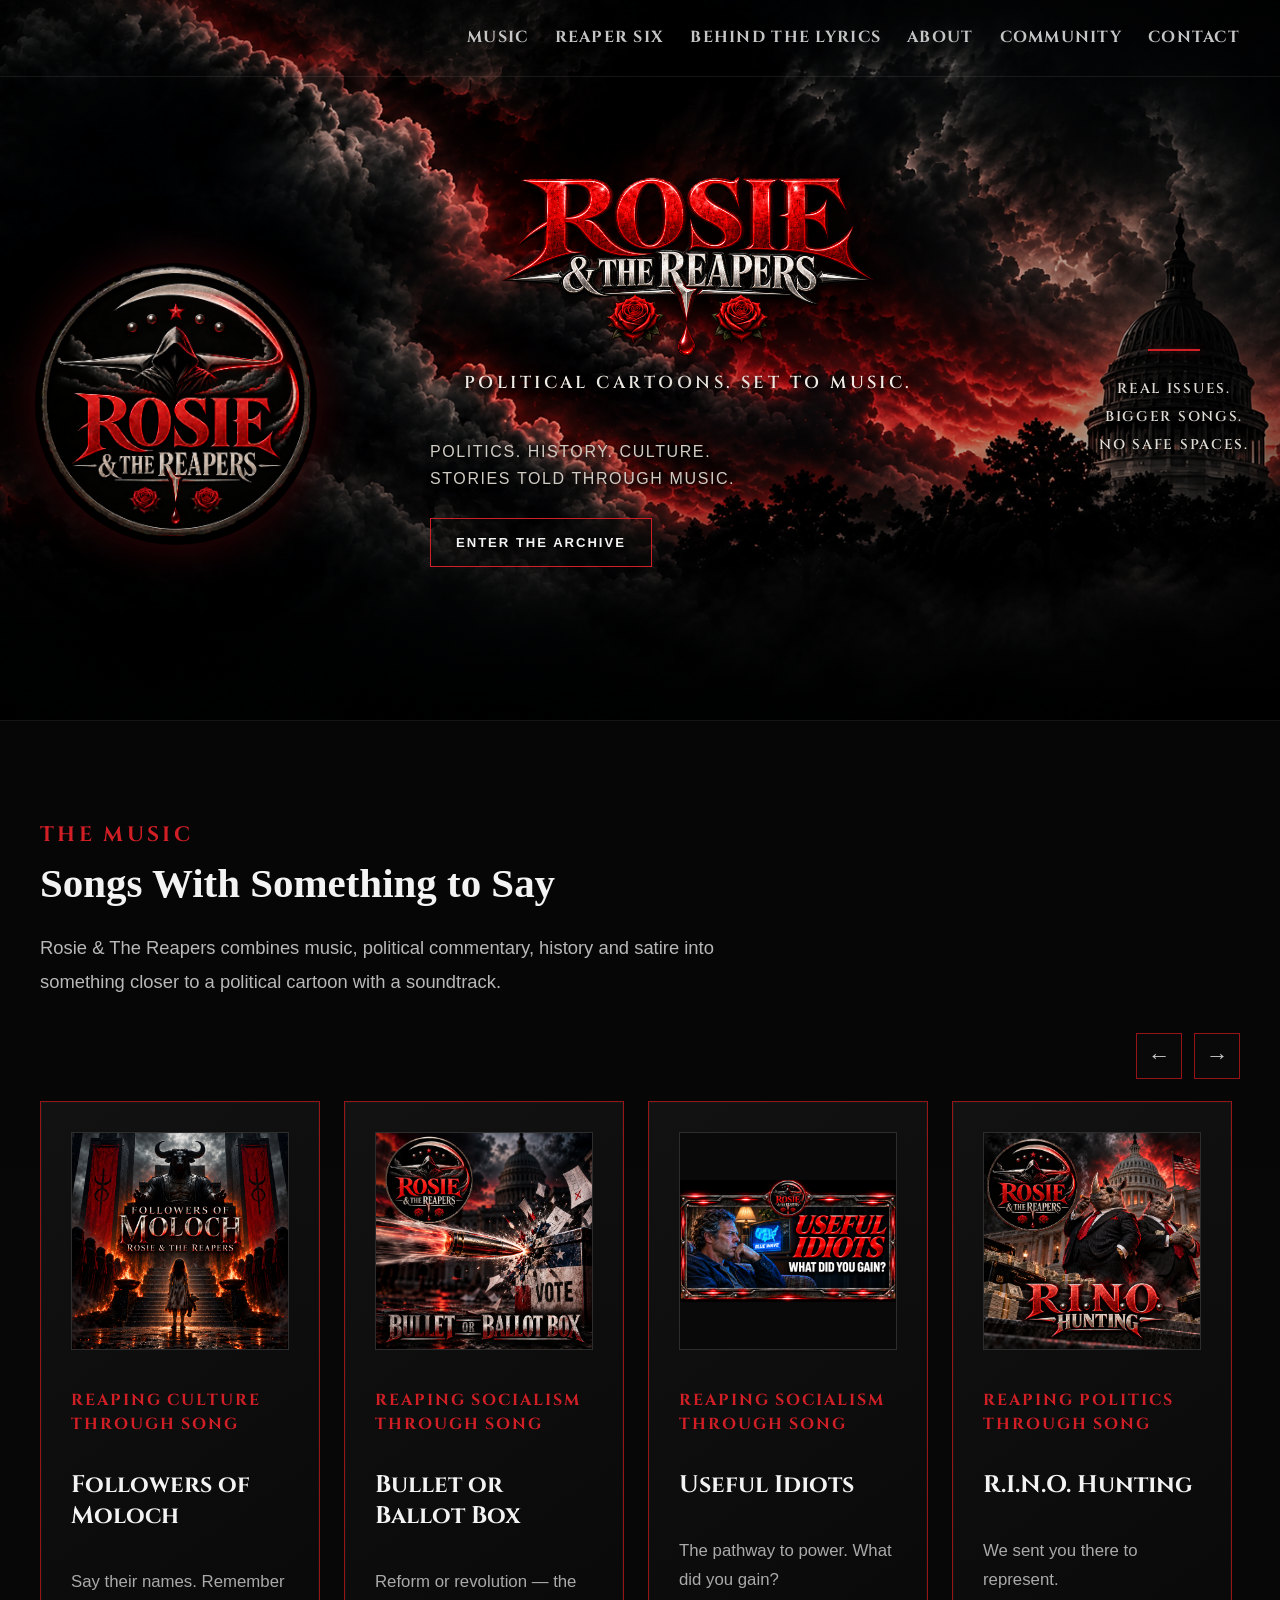
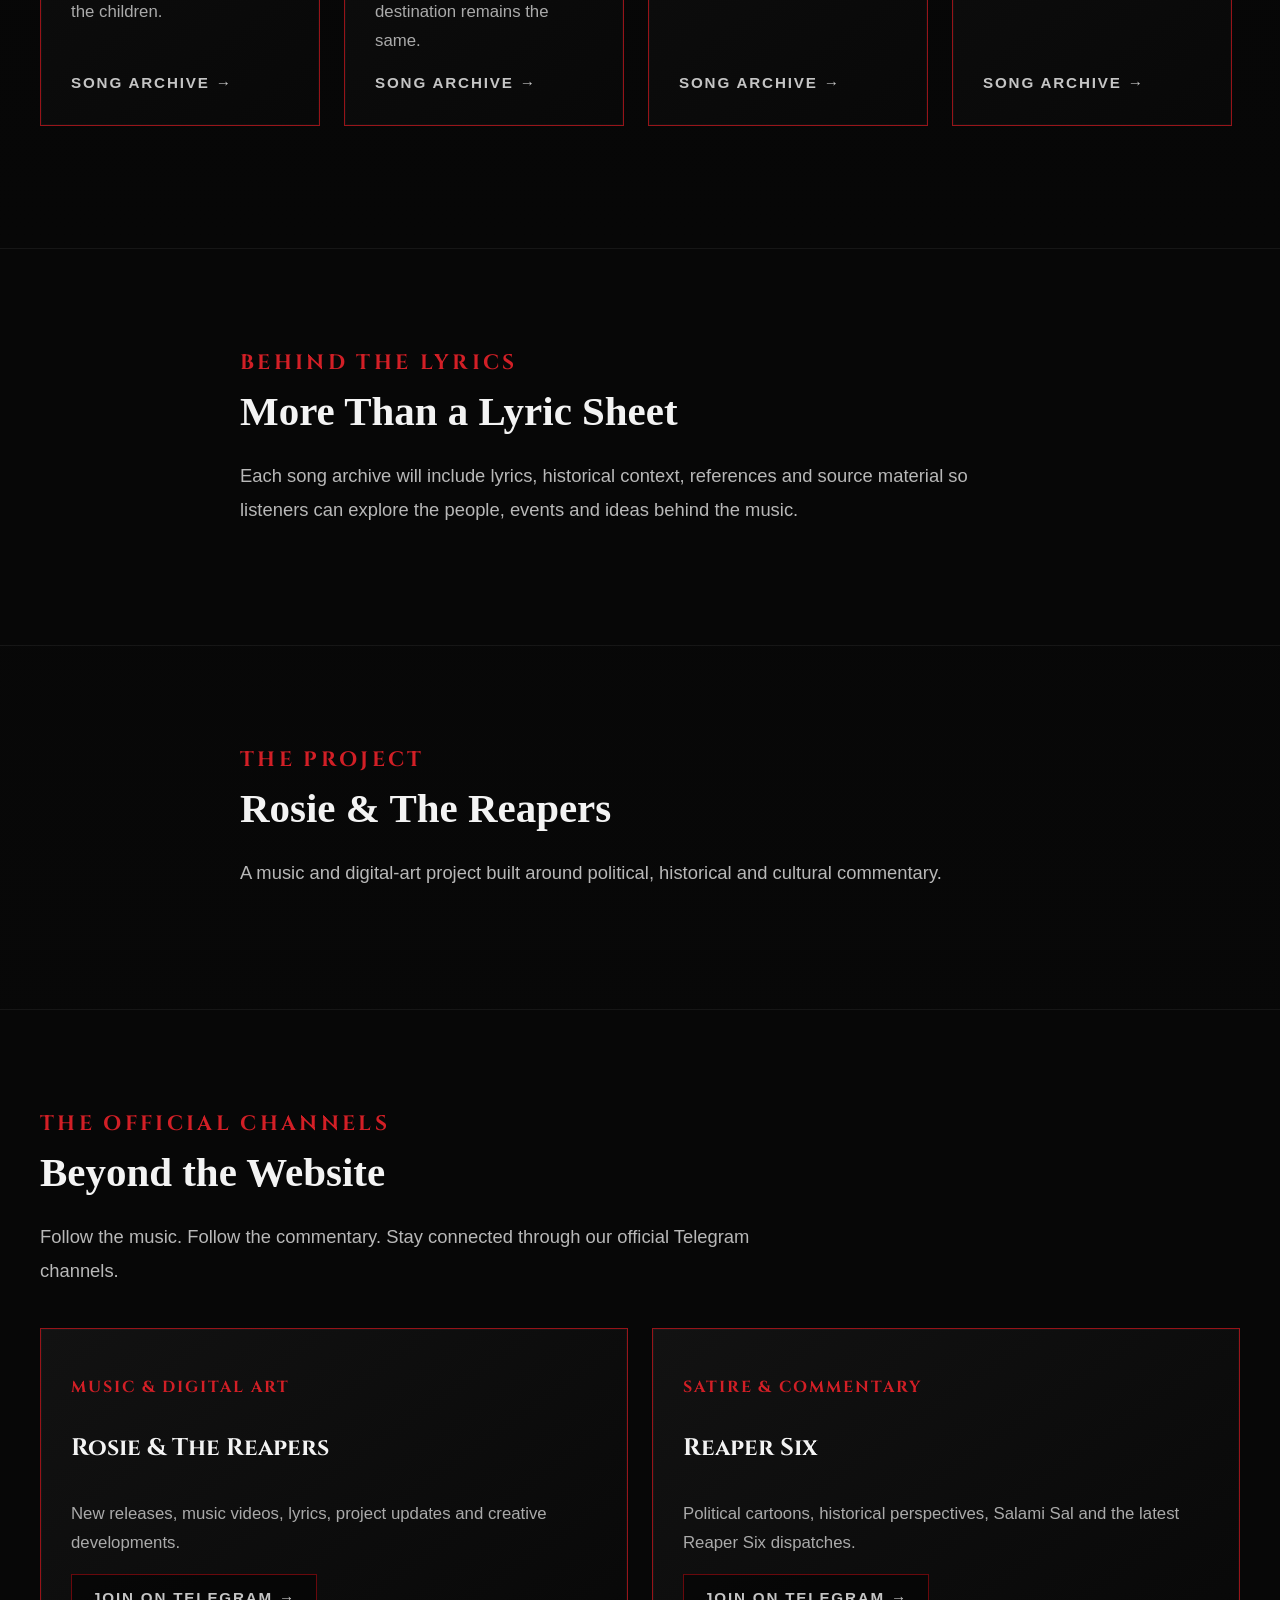
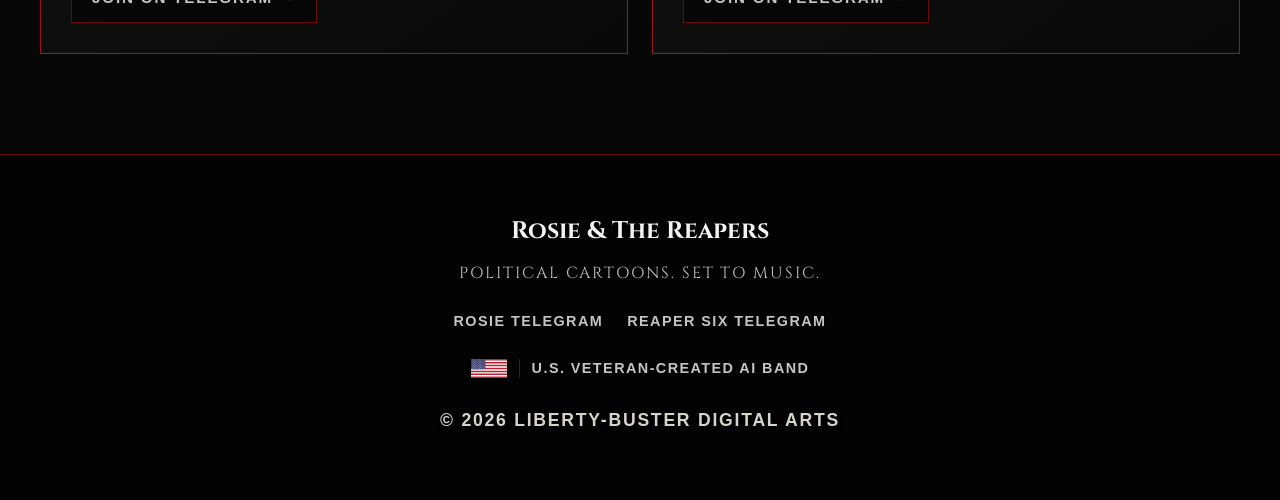
<file: index.html>
<!DOCTYPE html>
<html lang="en">
<head>
  <meta charset="UTF-8">
  <meta name="viewport" content="width=device-width, initial-scale=1.0">

  <title>Rosie & The Reapers</title>

  <meta
    name="description"
    content="Rosie & The Reapers — Political Cartoons. Set to Music."
  >
  <link rel="preconnect" href="https://fonts.googleapis.com">
  <link rel="preconnect" href="https://fonts.gstatic.com" crossorigin>

  <link
  href="https://fonts.googleapis.com/css2?family=Cinzel+Decorative:wght@700;900&family=Cinzel:wght@500;600;700&display=swap"
  rel="stylesheet"
>

  <link rel="stylesheet" href="styles.css">
   <style>

    /* =========================================
       MUSIC ARCHIVE CAROUSEL
       ========================================= */

    .music-carousel-shell {
      margin-top: 34px;
    }

    .music-carousel-topbar {
      display: flex;
      justify-content: flex-end;
      gap: 12px;
      margin-bottom: 18px;
    }

    .music-carousel-button {
      width: 46px;
      height: 46px;

      border: 1px solid var(--border-red);
      background: rgba(10, 10, 10, 0.92);
      color: var(--silver);

      font-size: 1.4rem;
      cursor: pointer;

      transition:
        border-color 0.2s ease,
        color 0.2s ease,
        background 0.2s ease;
    }

    .music-carousel-button:hover,
    .music-carousel-button:focus-visible {
      color: var(--red-bright);
      border-color: var(--red-bright);
      background: rgba(25, 8, 8, 0.96);
    }

    .music-carousel {
      display: grid;
      grid-auto-flow: column;

      grid-auto-columns: minmax(
        280px,
        calc((100% - 48px) / 3)
      );

      gap: 24px;

      overflow-x: auto;
      overscroll-behavior-inline: contain;

      scroll-behavior: smooth;
      scroll-snap-type: inline mandatory;

      padding: 4px 2px 22px;
    }

    .music-carousel .content-card {
      scroll-snap-align: start;
      scroll-snap-stop: always;
      min-width: 0;

      display: flex;
      flex-direction: column;
    }

    .music-carousel .content-card .card-category {
      color: var(--red-bright);
      font-size: 0.85rem;
      line-height: 1.5;
    }

    .music-carousel .content-card a,
    .music-carousel .music-status {
      align-self: flex-start;
      margin-top: auto;
    }

    .music-carousel:focus-visible {
      outline: 1px solid var(--red-bright);
      outline-offset: 6px;
    }

    .music-thumb {
      width: 100%;
      aspect-ratio: 1 / 1;
      margin-bottom: 22px;

      overflow: hidden;
      border: 1px solid rgba(150, 150, 150, 0.25);
      background: #090909;
    }

    .music-thumb img {
      display: block;
      width: 100%;
      height: 100%;
      object-fit: contain;
    }

    .music-thumb-placeholder {
      display: flex;
      align-items: center;
      justify-content: center;

      box-sizing: border-box;
      padding: 20px;

      background: linear-gradient(
        145deg,
        #242424,
        #070707
      );

      color: var(--silver);
      font-family: "Cinzel", Georgia, serif;
      font-size: 1.2rem;
      font-weight: 700;
      text-align: center;
    }

    .music-status {
      display: inline-block;
      padding-top: 12px;

      color: var(--steel);
      font-size: 0.76rem;
      font-weight: 700;
      letter-spacing: 0.11em;
      text-transform: uppercase;
    }

    @media (max-width: 900px) {
      .music-carousel {
        grid-auto-columns: 76%;
      }
    }

    @media (max-width: 600px) {
      .music-carousel {
        grid-auto-columns: 88%;
      }

      .music-carousel-topbar {
        margin-bottom: 14px;
      }

      .music-carousel-button {
        width: 42px;
        height: 42px;
      }
    }

  </style> 
</head>

<body>

  <header class="site-header">

    <div class="header-inner">

      

        <nav class="main-nav" aria-label="Main navigation">
        <a href="#music">Music</a>
        <a href="reaper-six.html">Reaper Six</a>
        <a href="#lyrics">Behind the Lyrics</a>
        <a href="#about">About</a>
        <a href="#community">Community</a>
        <a href="#contact">Contact</a>
      </nav>    

    </div>

  </header>


  <main>

   <section class="hero">

  <div class="hero-atmosphere"></div>
  <div class="hero-overlay"></div>

  <div class="hero-content">

    <div class="hero-logo">
      <img
        src="assets/rosie-reapers-original.png"
        alt="Rosie & The Reapers logo"
      >
    </div>

   <div class="hero-main">

 <div class="hero-brand-lockup">

  <div class="hero-wordmark-image">
    <img
      src="assets/rosie-reapers-wordmark.png"
      alt="Rosie & The Reapers"
    >
  </div>

  <p class="hero-tagline">
    Political Cartoons. Set to Music.
  </p>

</div>

  <p class="hero-intro">
    Politics. History. Culture.<br>
    Stories told through music.
  </p>

  <a class="hero-button" href="#music">
    Enter the Archive
  </a>

</div>
    <aside class="hero-sidecopy">

  <div class="sidecopy-divider"></div>

  <p class="sidecopy-points">
    Real Issues.<br>
    Bigger Songs.<br>
    No Safe Spaces.
  </p>

</aside>

  </div>

</section>


    <section class="section" id="music">

      <div class="section-inner">

        <p class="section-label">
          THE MUSIC
        </p>

        <h2>
          Songs With Something to Say
        </h2>

        <p class="section-copy">
          Rosie & The Reapers combines music, political commentary,
          history and satire into something closer to a political
          cartoon with a soundtrack.
        </p>

              <!-- MUSIC ARCHIVE CAROUSEL -->

        <div class="music-carousel-shell">

          <div class="music-carousel-topbar">

            <button
              class="music-carousel-button music-prev"
              type="button"
              aria-label="Previous song"
            >
              ←
            </button>

            <button
              class="music-carousel-button music-next"
              type="button"
              aria-label="Next song"
            >
              →
            </button>

          </div>

          <div
            class="music-carousel"
            id="music-carousel"
            tabindex="0"
            aria-label="Rosie &amp; The Reapers Song Archive"
          >

            <!-- FOLLOWERS OF MOLOCH -->

            <article class="content-card">

              <div class="music-thumb">
                <img
                  src="assets/followers-of-moloch-cover-art.png"
                  alt="Followers of Moloch cover artwork"
                >
              </div>

              <p class="card-category">
                REAPING CULTURE THROUGH SONG
              </p>

              <h3>Followers of Moloch</h3>

              <p>
                Say their names. Remember the children.
              </p>

              <a href="songs/followers-of-moloch.html">
                Song Archive →
              </a>

            </article>


            <!-- BULLET OR BALLOT BOX -->

            <article class="content-card">

              <div class="music-thumb">
                <img
                  src="assets/bullet-or-ballot-box-cover-art.png"
                  alt="Bullet or Ballot Box cover artwork"
                >
              </div>

              <p class="card-category">
                REAPING SOCIALISM THROUGH SONG
              </p>

              <h3>Bullet or Ballot Box</h3>

              <p>
                Reform or revolution — the destination
                remains the same.
              </p>

              <a href="songs/bullet-or-ballot-box.html">
                Song Archive →
              </a>

            </article>

              <!-- USEFUL IDIOTS -->

            <article class="content-card">

              <div class="music-thumb">
                <img
                  src="assets/useful-idiots-cover-art.jpg"
                  alt="Useful Idiots — What Did You Gain?"
                >
              </div>

              <p class="card-category">
                REAPING SOCIALISM THROUGH SONG
              </p>

              <h3>Useful Idiots</h3>

              <p>
                The pathway to power.
                What did you gain?
              </p>

              <a href="songs/useful-idiots.html">
                Song Archive →
              </a>
          </article>  
                        <!-- R.I.N.O. HUNTING -->

            <article class="content-card">

              <div class="music-thumb">
                <img
                  src="assets/rino-hunting-cover-art.png"
                  alt="R.I.N.O. Hunting cover artwork"
                >
              </div>

              <p class="card-category">
                REAPING POLITICS THROUGH SONG
              </p>

              <h3>R.I.N.O. Hunting</h3>

              <p>
                We sent you there to represent.
              </p>

              <a href="songs/rino-hunting.html">
                Song Archive →
              </a>

            </article>
            
            <!-- THE BIG TENT -->

            <article class="content-card">

              <div class="music-thumb music-thumb-placeholder">
                The Big Tent
              </div>

              <p class="card-category">
                REAPING SOCIALISM THROUGH SONG
              </p>

              <h3>The Big Tent</h3>

              <p>
                Coalitions, factions, power and the
                politics inside the tent.
              </p>

              <span class="music-status">
                Coming Soon
              </span>

            </article>

          </div>

        </div> 

      </div>

    </section>


    <section class="section section-dark" id="lyrics">

      <div class="section-inner narrow">

        <p class="section-label">
          BEHIND THE LYRICS
        </p>

        <h2>
          More Than a Lyric Sheet
        </h2>

        <p class="section-copy">
          Each song archive will include lyrics, historical context,
          references and source material so listeners can explore the
          people, events and ideas behind the music.
        </p>

      </div>

    </section>


    <section class="section" id="about">

      <div class="section-inner narrow">

        <p class="section-label">
          THE PROJECT
        </p>

        <h2>
          Rosie & The Reapers
        </h2>

        <p class="section-copy">
          A music and digital-art project built around political,
          historical and cultural commentary.
        </p>

      </div>

    </section>

    <!-- =========================================
         OFFICIAL COMMUNITY CHANNELS
         ========================================= -->

    <section class="section section-dark" id="community">

      <div class="section-inner">

        <p class="section-label">
          THE OFFICIAL CHANNELS
        </p>

        <h2>Beyond the Website</h2>

        <p class="section-copy">
          Follow the music. Follow the commentary.
          Stay connected through our official Telegram channels.
        </p>

        <div class="community-grid">

          <article class="content-card community-card">

            <p class="card-category">
              MUSIC &amp; DIGITAL ART
            </p>

            <h3>Rosie &amp; The Reapers</h3>

            <p>
              New releases, music videos, lyrics,
              project updates and creative developments.
            </p>

            <a
              class="telegram-link"
              href="https://t.me/rosiereapers"
              target="_blank"
              rel="noopener noreferrer"
            >
              Join on Telegram →
            </a>

          </article>

          <article class="content-card community-card">

            <p class="card-category">
              SATIRE &amp; COMMENTARY
            </p>

            <h3>Reaper Six</h3>

            <p>
              Political cartoons, historical perspectives,
              Salami Sal and the latest Reaper Six dispatches.
            </p>

            <a
              class="telegram-link"
              href="https://t.me/reapersix"
              target="_blank"
              rel="noopener noreferrer"
            >
              Join on Telegram →
            </a>

          </article>

        </div>

      </div>

    </section>

  </main>


    <footer class="site-footer" id="contact">

    <p class="footer-brand">
      Rosie &amp; The Reapers
    </p>

    <p class="footer-tagline">
      Political Cartoons. Set to Music.
    </p>

    <div class="footer-social-links">

      <a
        href="https://t.me/rosiereapers"
        target="_blank"
        rel="noopener noreferrer"
      >
        Rosie Telegram
      </a>

      <a
        href="https://t.me/reapersix"
        target="_blank"
        rel="noopener noreferrer"
      >
        Reaper Six Telegram
      </a>

    </div>

    <div class="veteran-badge">

      <span class="veteran-flag" aria-hidden="true"></span>

      <span class="veteran-divider" aria-hidden="true"></span>

      <span>U.S. Veteran-Created AI Band</span>

    </div>

    <p class="copyright">
      © 2026 Liberty-Buster Digital Arts
    </p>

  </footer>
<script>
  const musicCarousel =
    document.getElementById("music-carousel");

  const previousSong =
    document.querySelector(".music-prev");

  const nextSong =
    document.querySelector(".music-next");

  function getMusicScrollAmount() {
    const card =
      musicCarousel.querySelector(".content-card");

    if (!card) {
      return musicCarousel.clientWidth * 0.8;
    }

    return card.getBoundingClientRect().width + 24;
  }

  previousSong.addEventListener("click", function () {
    musicCarousel.scrollBy({
      left: -getMusicScrollAmount(),
      behavior: "smooth"
    });
  });

  nextSong.addEventListener("click", function () {
    musicCarousel.scrollBy({
      left: getMusicScrollAmount(),
      behavior: "smooth"
    });
  });
</script>
</body>
</html>
</file>
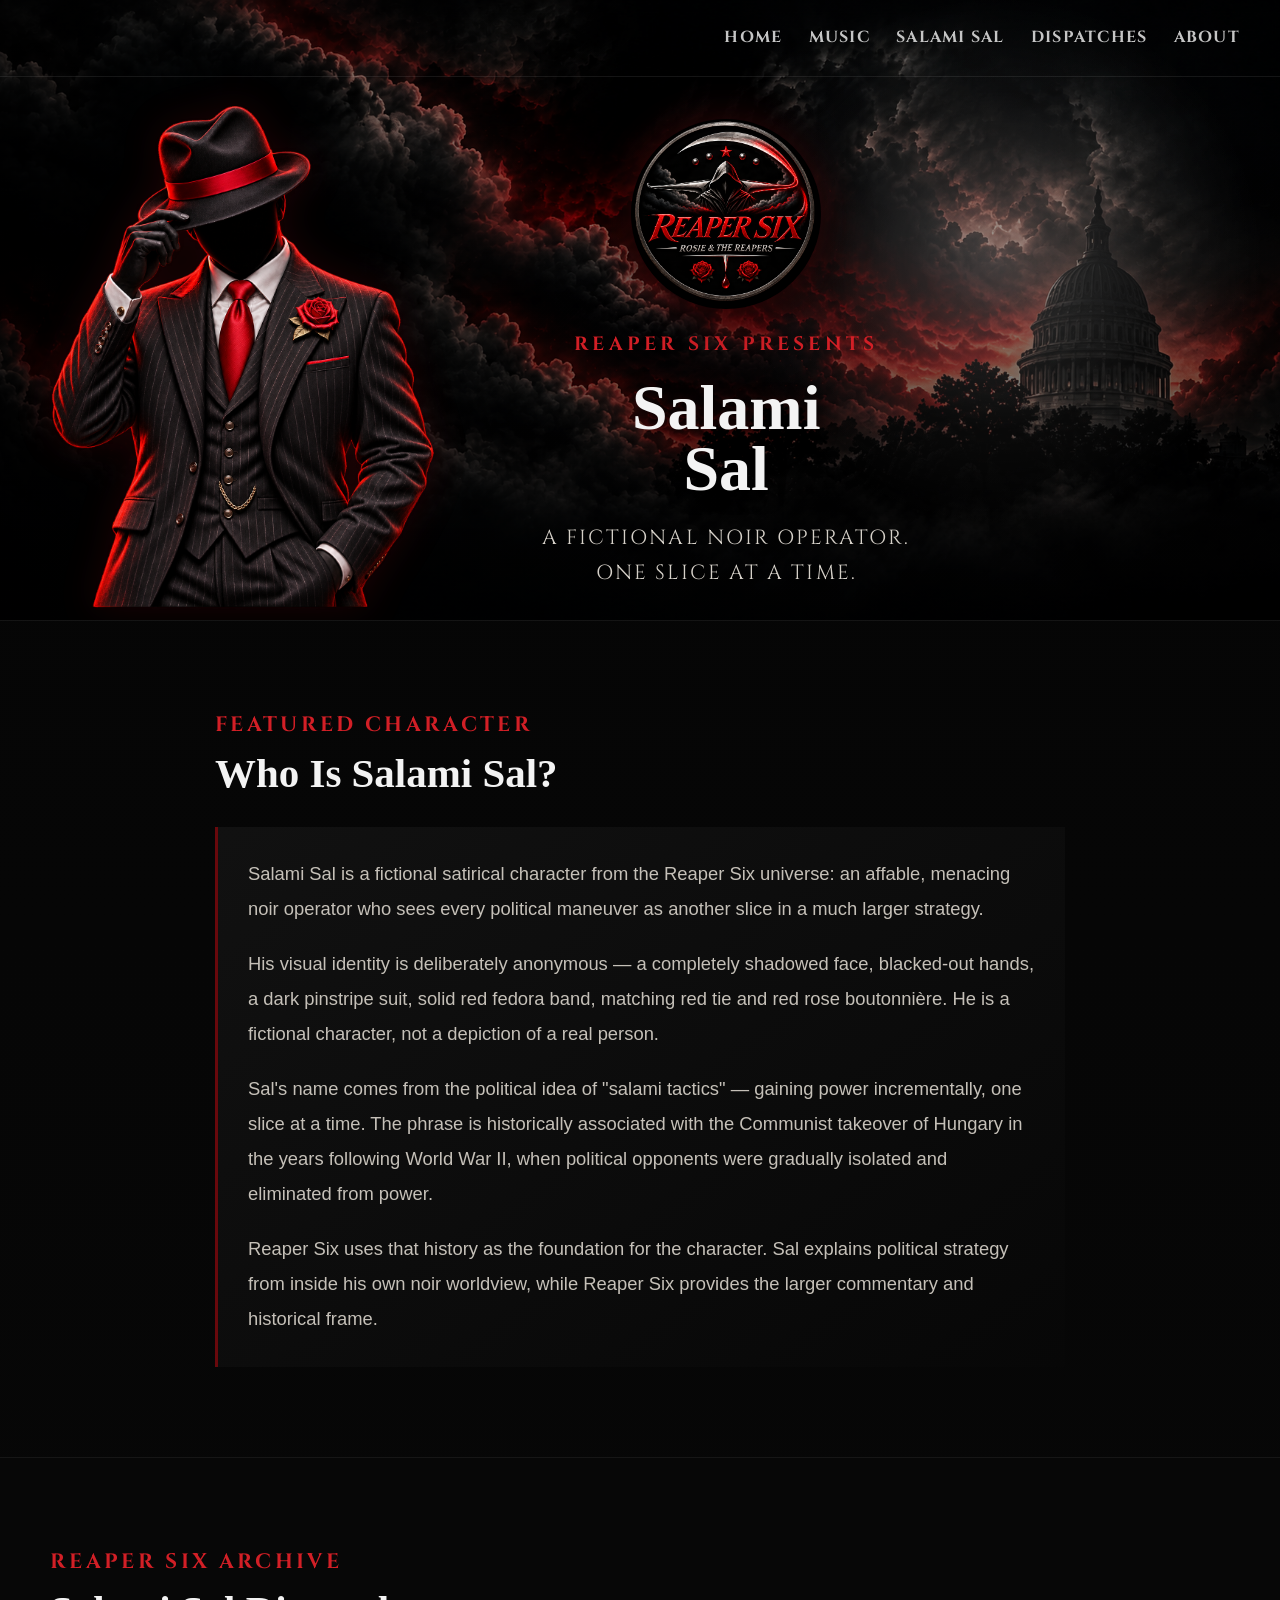
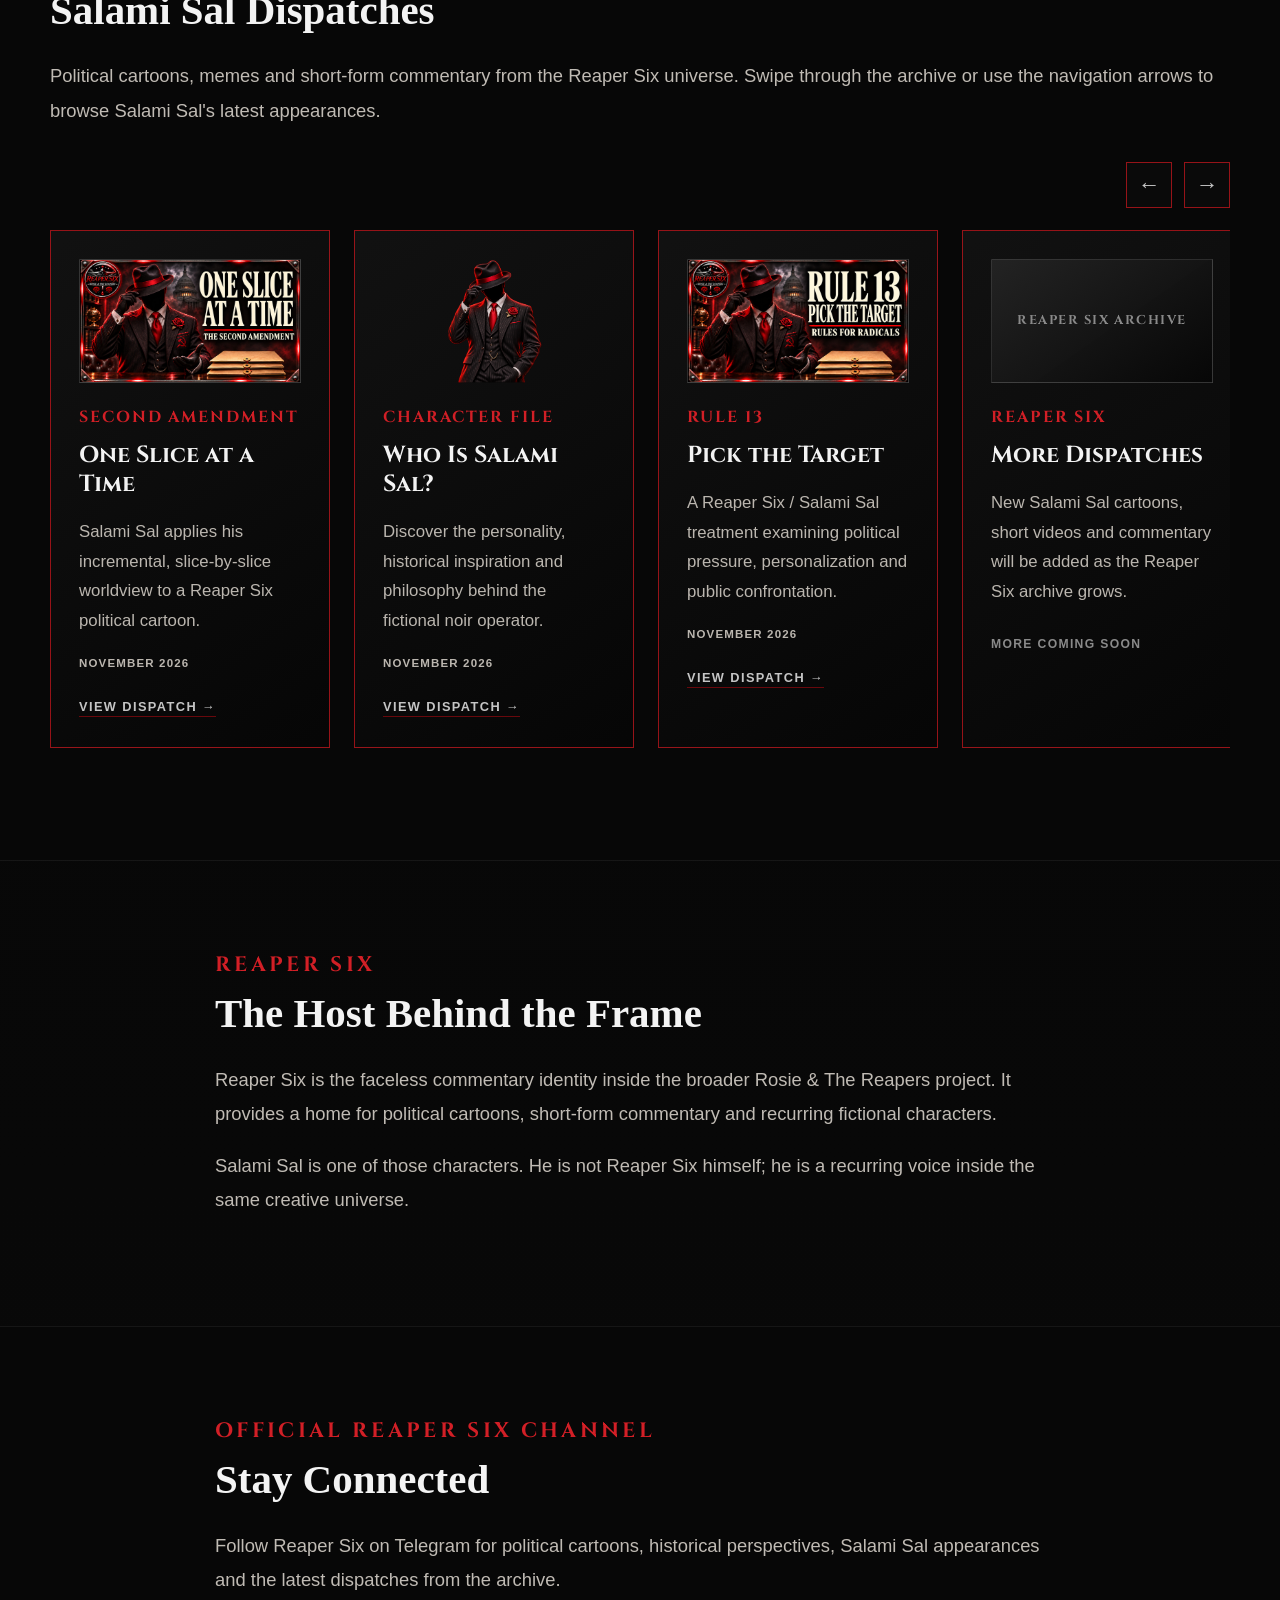
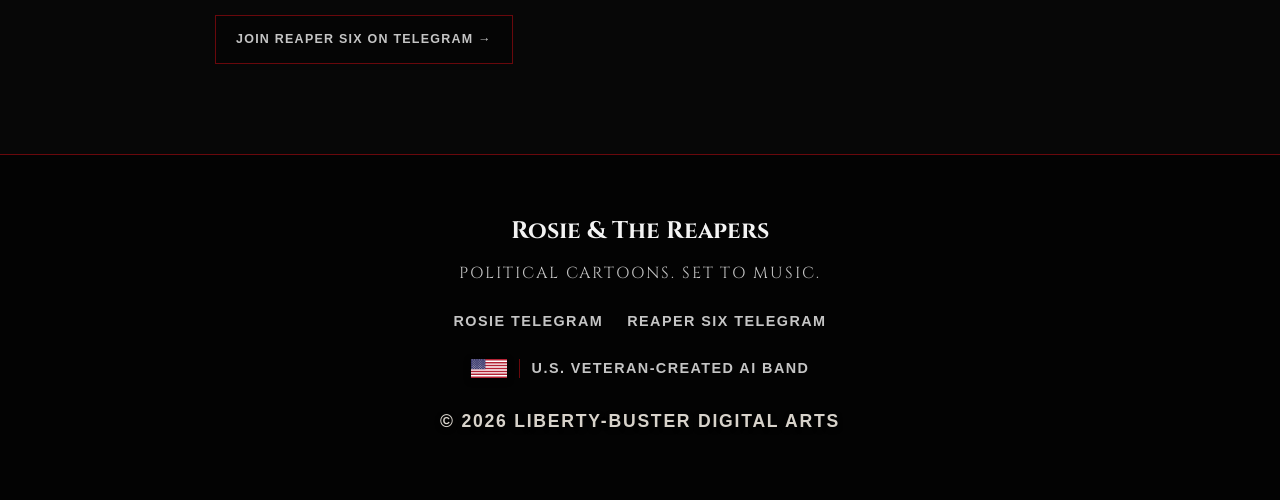
<file: reaper-six.html>
<!DOCTYPE html>
<html lang="en">
<head>
  <meta charset="UTF-8">
  <meta name="viewport" content="width=device-width, initial-scale=1.0">

  <title>Reaper Six | Rosie & The Reapers</title>

  <meta
    name="description"
    content="Reaper Six commentary and the fictional satirical character Salami Sal — part of the Rosie & The Reapers universe."
  >

  <link rel="preconnect" href="https://fonts.googleapis.com">
  <link rel="preconnect" href="https://fonts.gstatic.com" crossorigin>
  <link
    href="https://fonts.googleapis.com/css2?family=Cinzel:wght@500;600;700&display=swap"
    rel="stylesheet"
  >

  <link rel="stylesheet" href="styles.css">

  <style>
    
    .reaper-six-page .song-hero-content {
      grid-template-columns: minmax(300px, 420px) minmax(0, 1fr);

      grid-template-areas:
        "portrait branding"
        "portrait heading";

      grid-template-rows: auto auto;

      row-gap: 0;
    }

    .reaper-six-branding {
      grid-area: branding;
      text-align: center;
      align-self: end;
    }

    .salami-sal-portrait {
      grid-area: portrait;
      align-self: center;
    }

    .reaper-six-page .song-heading {
      grid-area: heading;
      align-self: start;
      justify-self: center;
    }
        /* DESKTOP HERO ALIGNMENT */

    @media (min-width: 1101px) {

      .reaper-six-branding,
      .reaper-six-page .song-heading {
        transform: translateX(-175px);
      }

    }

        .salami-sal-portrait img {
      display: block;
      width: 100%;
      max-width: 420px;
      height: auto;

      border: none;
      background: transparent;
      box-shadow: none;

      filter: drop-shadow(0 0 18px rgba(190, 22, 29, 0.15));
    }

    .reaper-six-page .song-caption {
      max-width: 720px;
    }
     
    /* REAPER SIX HERO BRANDING */

       .reaper-six-hero-logo {
      width: fit-content;
      margin: 0 auto 20px;
    }

    .reaper-six-hero-logo img {
      display: block;
      width: 190px;
      max-width: 100%;
      height: auto;

      border-radius: 50%;

      filter:
        drop-shadow(0 0 18px rgba(190, 22, 29, 0.22))
        drop-shadow(0 8px 18px rgba(0, 0, 0, 0.85));
    }
         .reaper-six-page .song-heading {
      width: fit-content;
      max-width: 100%;
      text-align: center;
    }

    .reaper-six-page .song-category {
      font-size: clamp(1rem, 1.5vw, 1.25rem);
      letter-spacing: 0.22em;
      margin-bottom: 18px;
    }

    .reaper-six-page .song-heading h1 {
      font-size: clamp(2.8rem, 5vw, 4.75rem);
      margin-bottom: 22px;
    }

    @media (max-width: 700px) {

      .reaper-six-hero-logo img {
        width: 130px;
      }

      .reaper-six-hero-logo {
        margin-bottom: 18px;
      }

    }


    .reaper-six-card-grid {
      margin-top: 34px;

      display: grid;
      grid-template-columns: repeat(2, minmax(0, 1fr));
      gap: 24px;
    }

    .reaper-six-card {
      padding: 28px;

      border: 1px solid var(--border-red);
      background:
        linear-gradient(
          145deg,
          rgba(18, 18, 18, 0.96),
          rgba(6, 6, 6, 0.96)
        );
    }

    .reaper-six-card .card-category {
      margin: 0 0 12px;
    }

    .reaper-six-card h3 {
      margin: 0 0 18px;

      color: var(--white);
      font-family: "Cinzel", Georgia, serif;
      font-size: 1.45rem;
      line-height: 1.25;
    }

    .reaper-six-card p {
      color: #bbb6af;
      line-height: 1.8;
    }

    .reaper-six-card a {
      display: inline-block;
      margin-top: 12px;

      color: var(--silver);
      font-size: 0.8rem;
      font-weight: 700;
      letter-spacing: 0.11em;
      text-decoration: none;
      text-transform: uppercase;

      border-bottom: 1px solid var(--red-dark);
    }

    .reaper-six-card a:hover {
      color: var(--red-bright);
      border-color: var(--red-bright);
    }

    .reaper-six-status {
      display: inline-block;
      margin-top: 12px;

      color: var(--steel);
      font-size: 0.76rem;
      font-weight: 700;
      letter-spacing: 0.11em;
      text-transform: uppercase;
    }

    .character-details {
      margin-top: 30px;
      padding: 30px;

      border-left: 3px solid var(--red-dark);
      background:
        linear-gradient(
          145deg,
          rgba(18, 18, 18, 0.92),
          rgba(7, 7, 7, 0.92)
        );
    }

    .character-details p {
      margin: 0 0 20px;
      color: #c5c0b8;
      line-height: 1.9;
    }

    .character-details p:last-child {
      margin-bottom: 0;
    }

   
    @media (max-width: 1100px) {

      .reaper-six-page .song-hero-content {
        grid-template-columns: minmax(0, 1fr);

        grid-template-areas:
          "branding"
          "portrait"
          "heading";

        grid-template-rows: auto auto auto;

        gap: 24px;

        justify-items: center;
      }

      .reaper-six-branding {
        width: 100%;
      }

      .salami-sal-portrait {
        width: 100%;
        max-width: 380px;
      }

      .salami-sal-portrait img {
        max-width: 380px;
        margin: 0 auto;
      }

      .reaper-six-page .song-heading {
        width: 100%;
        text-align: center;
      }

      .reaper-six-card-grid {
        grid-template-columns: 1fr;
      }

    }

  /* =========================================
   SALAMI SAL DISPATCH CAROUSEL
   ========================================= */

.dispatch-carousel-shell {
  margin-top: 34px;
}

.dispatch-carousel-topbar {
  display: flex;
  justify-content: flex-end;
  gap: 12px;
  margin-bottom: 18px;
}

.carousel-button {
  width: 46px;
  height: 46px;

  border: 1px solid var(--border-red);
  background: rgba(10, 10, 10, 0.92);
  color: var(--silver);

  font-size: 1.4rem;
  cursor: pointer;

  transition:
    border-color 0.2s ease,
    color 0.2s ease,
    background 0.2s ease;
}

.carousel-button:hover,
.carousel-button:focus-visible {
  color: var(--red-bright);
  border-color: var(--red-bright);
  background: rgba(25, 8, 8, 0.96);
}

.salami-carousel {
  display: grid;
  grid-auto-flow: column;
  grid-auto-columns: minmax(
    280px,
    calc((100% - 48px) / 3)
  );

  gap: 24px;

  overflow-x: auto;
  overscroll-behavior-inline: contain;

  scroll-behavior: smooth;
  scroll-snap-type: inline mandatory;

  padding: 4px 2px 22px;
}

.salami-carousel .reaper-six-card {
  scroll-snap-align: start;
  scroll-snap-stop: always;
  min-width: 0;
}

.salami-carousel:focus-visible {
  outline: 1px solid var(--red-bright);
  outline-offset: 6px;
}

.dispatch-thumb {
  width: 100%;
  aspect-ratio: 16 / 9;
  margin-bottom: 22px;

  overflow: hidden;

  border: 1px solid rgba(150, 150, 150, 0.25);
  background:
    linear-gradient(
      145deg,
      rgba(36, 36, 36, 0.94),
      rgba(7, 7, 7, 0.98)
    );
}

.dispatch-thumb img {
  display: block;
  width: 100%;
  height: 100%;
  object-fit: cover;
}

.dispatch-thumb-placeholder {
  display: flex;
  align-items: center;
  justify-content: center;

  padding: 20px;

  color: var(--steel);
  font-family: "Cinzel", Georgia, serif;
  font-size: 0.8rem;
  font-weight: 700;
  letter-spacing: 0.12em;
  text-align: center;
  text-transform: uppercase;
}

.dispatch-date {
  margin-top: 18px;

  color: var(--steel);
  font-size: 0.72rem;
  font-weight: 700;
  letter-spacing: 0.1em;
  text-transform: uppercase;
}

@media (max-width: 900px) {
  .salami-carousel {
    grid-auto-columns: 76%;
  }
}

@media (max-width: 600px) {
  .salami-carousel {
    grid-auto-columns: 88%;
    gap: 18px;
  }

  .dispatch-carousel-topbar {
    margin-bottom: 14px;
  }

  .carousel-button {
    width: 42px;
    height: 42px;
  }
}
  </style>
</head>

<body class="reaper-six-page">

<header class="site-header">
  <div class="header-inner">
    <nav class="main-nav" aria-label="Main navigation">
      <a href="index.html">Home</a>
      <a href="index.html#music">Music</a>
      <a href="#salami-sal">Salami Sal</a>
      <a href="#dispatches">Dispatches</a>
      <a href="index.html#about">About</a>
    </nav>
  </div>
</header>

<main>

  <!-- =========================================
       REAPER SIX HERO
       ========================================= -->

  <section class="song-hero">
    <div class="song-hero-atmosphere"></div>
    <div class="song-hero-overlay"></div>

   
    <div class="song-hero-content">

      <div class="reaper-six-branding">

        <div class="reaper-six-hero-logo">
          <img
            src="assets/reaper-six-logo.png"
            alt="Official Reaper Six logo"
          >
        </div>

        <p class="song-category">
          Reaper Six Presents
        </p>

      </div>

      <div class="salami-sal-portrait">
        <img
          src="assets/salami-sal-transparent.png"
          alt="Salami Sal, a fictional faceless noir character from Reaper Six"
        >
      </div>

      <div class="song-heading">

        <h1>
          Salami<br>
          Sal
        </h1>

        <p class="song-caption">
          A fictional noir operator.<br>
          One slice at a time.
        </p>

      </div>

    </div>
 
  </section>


  <!-- =========================================
       SALAMI SAL
       ========================================= -->

  <section class="song-section" id="salami-sal">
    <div class="song-section-inner song-text-column">

      <p class="section-label">
        FEATURED CHARACTER
      </p>

      <h2>
        Who Is Salami Sal?
      </h2>

   <div class="character-details">

  <p>
    Salami Sal is a fictional satirical character from the Reaper Six
    universe: an affable, menacing noir operator who sees every political
    maneuver as another slice in a much larger strategy.
  </p>

  <p>
    His visual identity is deliberately anonymous — a completely shadowed
    face, blacked-out hands, a dark pinstripe suit, solid red fedora band,
    matching red tie and red rose boutonnière. He is a fictional character,
    not a depiction of a real person.
  </p>

  <p>
    Sal's name comes from the political idea of "salami tactics" — gaining
    power incrementally, one slice at a time. The phrase is historically
    associated with the Communist takeover of Hungary in the years following
    World War II, when political opponents were gradually isolated and
    eliminated from power.
  </p>

  <p>
    Reaper Six uses that history as the foundation for the character.
    Sal explains political strategy from inside his own noir worldview,
    while Reaper Six provides the larger commentary and historical frame.
  </p>

</div>   

    </div>
  </section>

<!-- =========================================
     SALAMI SAL DISPATCHES
     ========================================= -->

<section class="song-section song-section-dark" id="dispatches">

  <div class="song-section-inner">

    <p class="section-label">
      REAPER SIX ARCHIVE
    </p>

    <h2>
      Salami Sal Dispatches
    </h2>

    <p class="song-body-copy">
      Political cartoons, memes and short-form commentary from the
      Reaper Six universe. Swipe through the archive or use the
      navigation arrows to browse Salami Sal's latest appearances.
    </p>


    <div class="dispatch-carousel-shell">

      <div class="dispatch-carousel-topbar">

        <button
          class="carousel-button carousel-prev"
          type="button"
          aria-label="Previous Salami Sal dispatch"
        >
          ←
        </button>

        <button
          class="carousel-button carousel-next"
          type="button"
          aria-label="Next Salami Sal dispatch"
        >
          →
        </button>

      </div>


      <div
        class="salami-carousel"
        id="salami-carousel"
        tabindex="0"
        aria-label="Salami Sal Dispatches"
      >


        <article class="reaper-six-card">

  <div class="dispatch-thumb">
    <img
      src="assets/dispatches/salami-sal-second-amendment.jpg"
      alt="One Slice at a Time — The Second Amendment"
    >
  </div>

  <p class="card-category">
    SECOND AMENDMENT
  </p>

  <h3>
    One Slice at a Time
  </h3>

  <p>
    Salami Sal applies his incremental, slice-by-slice
    worldview to a Reaper Six political cartoon.
  </p>

  <p class="dispatch-date">
    November 2026
  </p>

  <a href="dispatches/salami-sal-second-amendment.html">
    View Dispatch →
  </a>

</article>

            <article class="reaper-six-card">

          <div class="dispatch-thumb"
               style="border: none; background: transparent;">
            <img
              src="assets/salami-sal-transparent.png"
              alt="Who Is Salami Sal? — Character File"
              style="object-fit: contain;"
            >
          </div>

          <p class="card-category">
            CHARACTER FILE
          </p>

          <h3>
            Who Is Salami Sal?
          </h3>

          <p>
            Discover the personality, historical inspiration
            and philosophy behind the fictional noir operator.
          </p>

          <p class="dispatch-date">
            November 2026
          </p>

          <a href="dispatches/who-is-salami-sal.html">
            View Dispatch →
          </a>

        </article>    


      <article class="reaper-six-card">

  <div class="dispatch-thumb">
    <img
      src="assets/dispatches/salami-sal-rule-13.jpg"
      alt="Rule 13: Pick the Target"
    >
  </div>

  <p class="card-category">
    RULE 13
  </p>

  <h3>
    Pick the Target
  </h3>

  <p>
    A Reaper Six / Salami Sal treatment examining political
    pressure, personalization and public confrontation.
  </p>

  <p class="dispatch-date">
    November 2026
  </p>

  <a href="dispatches/salami-sal-rule-13.html">
    View Dispatch →
  </a>

</article>

        <article class="reaper-six-card">

          <div class="dispatch-thumb dispatch-thumb-placeholder">
            Reaper Six Archive
          </div>

          <p class="card-category">
            REAPER SIX
          </p>

          <h3>
            More Dispatches
          </h3>

          <p>
            New Salami Sal cartoons, short videos and commentary
            will be added as the Reaper Six archive grows.
          </p>

          <span class="reaper-six-status">
            More coming soon
          </span>

        </article>


      </div>

    </div>

  </div>

</section>
 


  <!-- =========================================
       ABOUT REAPER SIX
       ========================================= -->

  <section class="song-section">
    <div class="song-section-inner song-text-column">

      <p class="section-label">
        REAPER SIX
      </p>

      <h2>
        The Host Behind the Frame
      </h2>

      <div class="song-body-copy">
        <p>
          Reaper Six is the faceless commentary identity inside the broader
          Rosie &amp; The Reapers project. It provides a home for political
          cartoons, short-form commentary and recurring fictional characters.
        </p>

        <p>
          Salami Sal is one of those characters. He is not Reaper Six himself;
          he is a recurring voice inside the same creative universe.
        </p>
      </div>

    </div>
  </section>

  <!-- =========================================
       REAPER SIX TELEGRAM
       ========================================= -->

  <section class="song-section song-section-dark" id="community">

    <div class="song-section-inner song-text-column">

      <p class="section-label">
        OFFICIAL REAPER SIX CHANNEL
      </p>

      <h2>Stay Connected</h2>

      <div class="song-body-copy">

        <p>
          Follow Reaper Six on Telegram for political cartoons,
          historical perspectives, Salami Sal appearances
          and the latest dispatches from the archive.
        </p>

        <a
          class="telegram-link"
          href="https://t.me/reapersix"
          target="_blank"
          rel="noopener noreferrer"
        >
          Join Reaper Six on Telegram →
        </a>

      </div>

    </div>

  </section>


</main>

<footer class="site-footer">
   <p class="footer-brand">
    Rosie &amp; The Reapers
  </p> 
  <p class="footer-tagline">
    Political Cartoons. Set to Music.
  </p>
<div class="footer-social-links">

  <a
    href="https://t.me/rosiereapers"
    target="_blank"
    rel="noopener noreferrer"
  >
    Rosie Telegram
  </a>

  <a
    href="https://t.me/reapersix"
    target="_blank"
    rel="noopener noreferrer"
  >
    Reaper Six Telegram
  </a>

</div>
  <div class="veteran-badge">

  <span class="veteran-flag" aria-hidden="true"></span>

  <span class="veteran-divider" aria-hidden="true"></span>

  <span>U.S. Veteran-Created AI Band</span>

</div>

  <p class="copyright">
    © 2026 Liberty-Buster Digital Arts
  </p>
</footer>

<script>
  const salamiCarousel =
    document.getElementById("salami-carousel");

  const previousDispatch =
    document.querySelector(".carousel-prev");

  const nextDispatch =
    document.querySelector(".carousel-next");

  function getDispatchScrollAmount() {
    const card =
      salamiCarousel.querySelector(".reaper-six-card");

    if (!card) {
      return salamiCarousel.clientWidth * 0.8;
    }

    return card.getBoundingClientRect().width + 24;
  }

  previousDispatch.addEventListener("click", function () {
    salamiCarousel.scrollBy({
      left: -getDispatchScrollAmount(),
      behavior: "smooth"
    });
  });

  nextDispatch.addEventListener("click", function () {
    salamiCarousel.scrollBy({
      left: getDispatchScrollAmount(),
      behavior: "smooth"
    });
  });
</script>
  
</body>
</html>
</file>
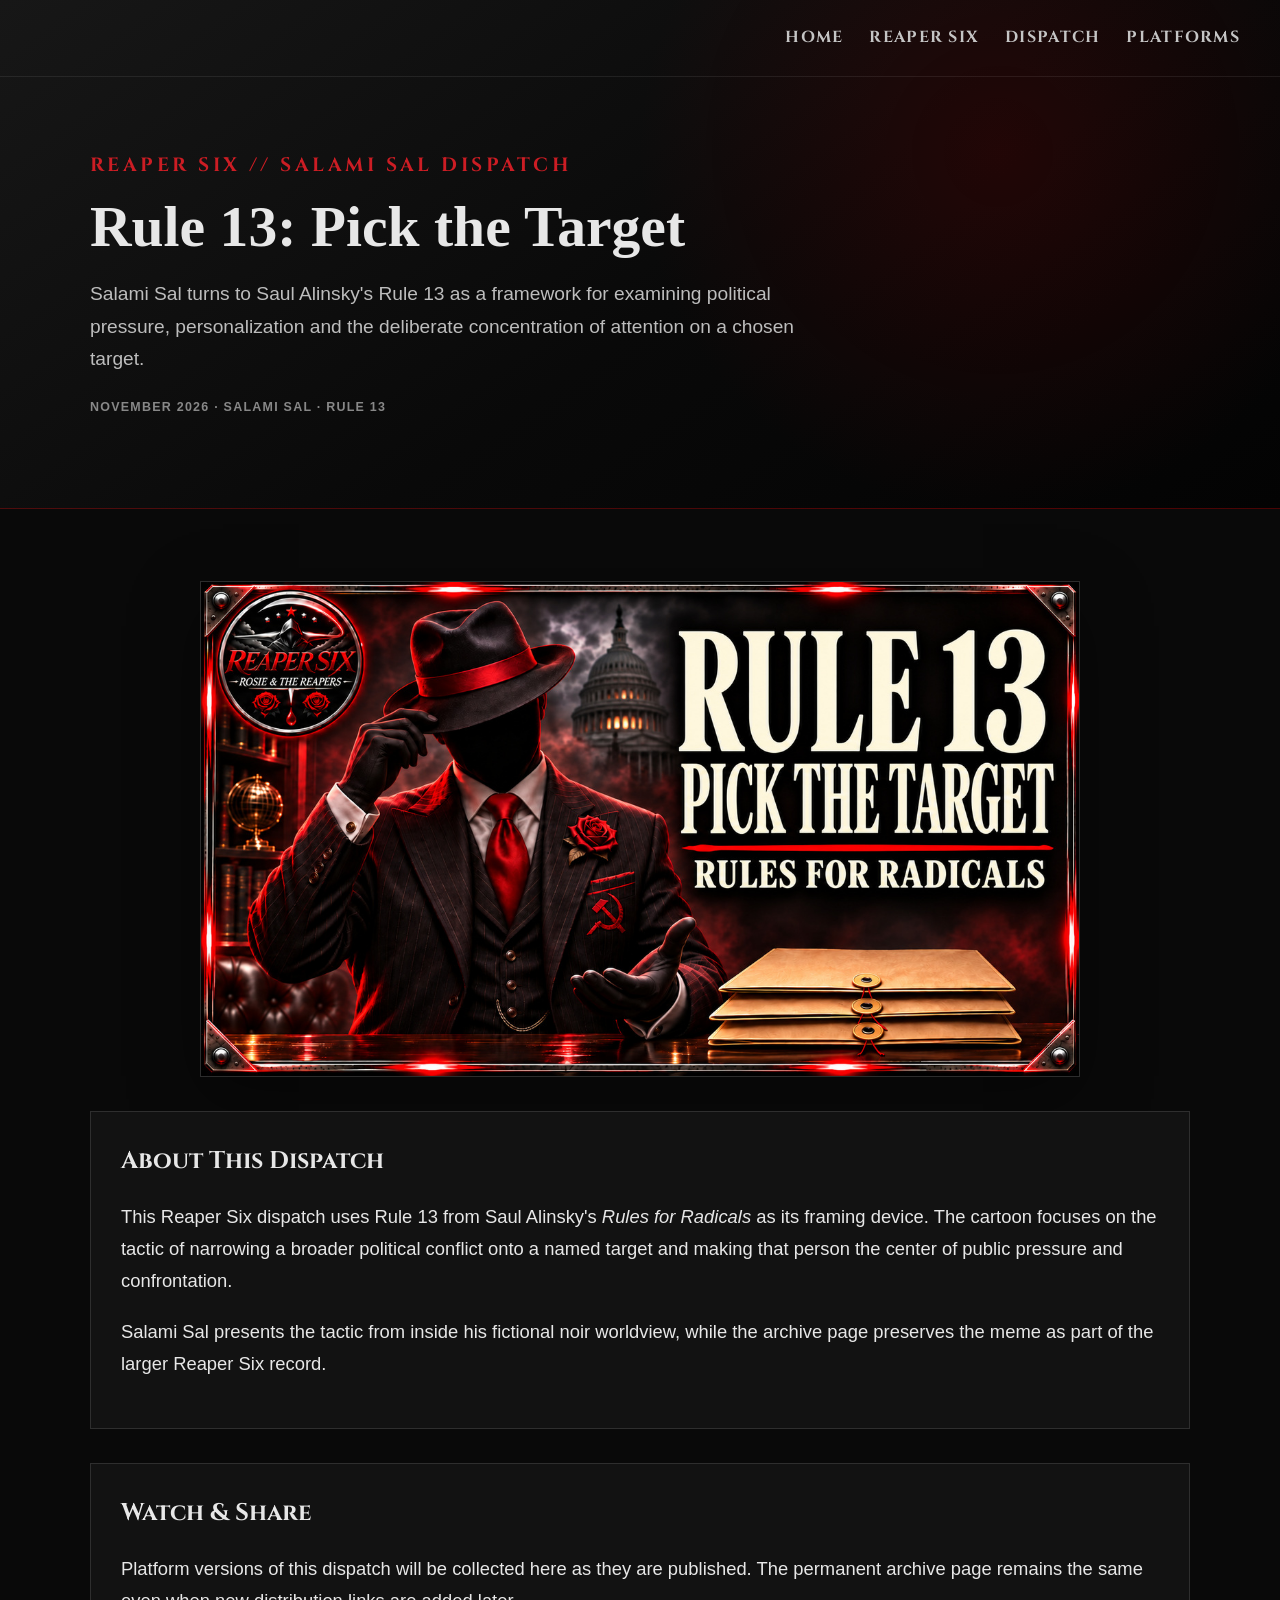
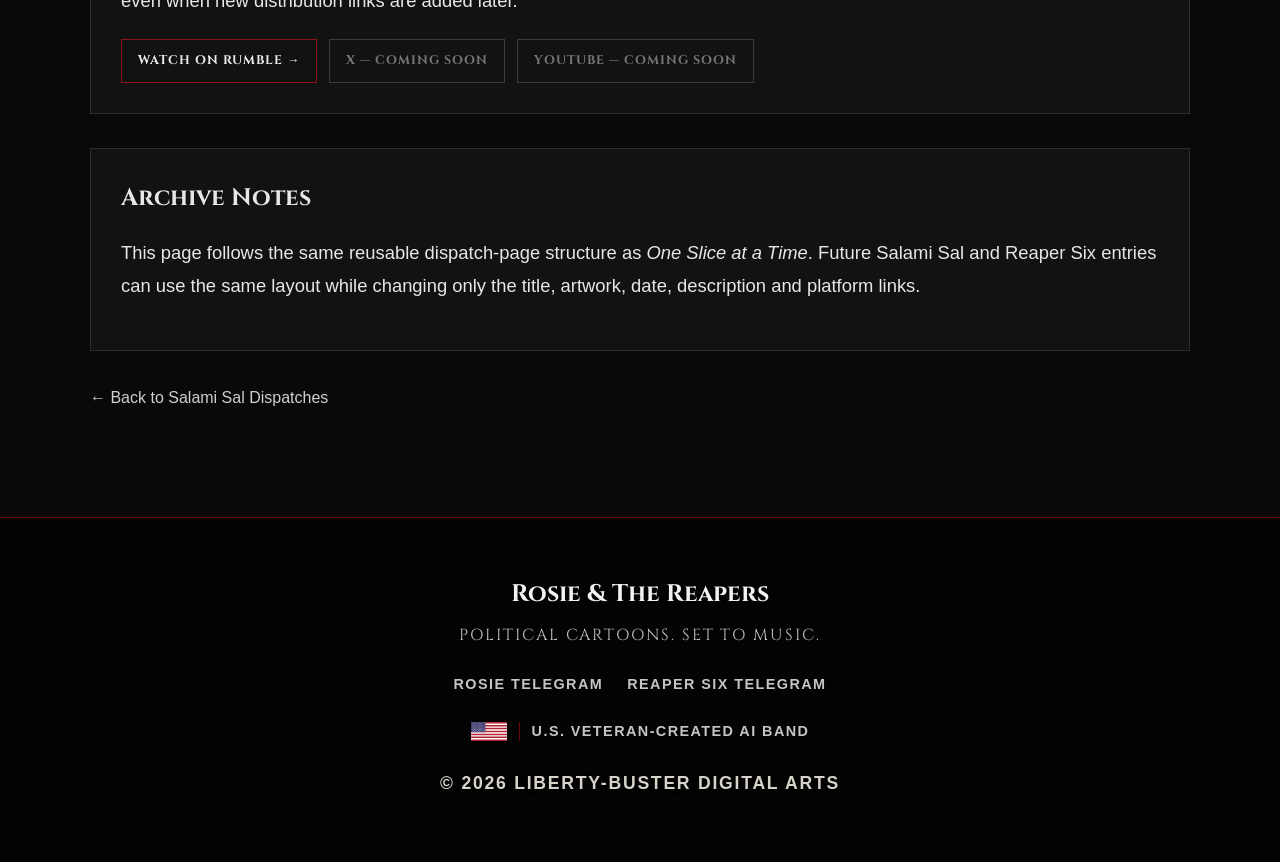
<file: dispatches/salami-sal-rule-13.html>
<!DOCTYPE html>
<html lang="en">
<head>
  <meta charset="UTF-8">
  <meta name="viewport" content="width=device-width, initial-scale=1.0">

  <title>Rule 13: Pick the Target | Reaper Six</title>

  <meta
    name="description"
    content="Rule 13: Pick the Target — a Salami Sal dispatch from Reaper Six and Rosie & The Reapers."
  >

  <link rel="preconnect" href="https://fonts.googleapis.com">
  <link rel="preconnect" href="https://fonts.gstatic.com" crossorigin>
  <link
    href="https://fonts.googleapis.com/css2?family=Cinzel:wght@500;600;700&display=swap"
    rel="stylesheet"
  >

  <link rel="stylesheet" href="../styles.css">

  <style>
    .dispatch-page {
      background: #090909;
      color: #e7e7e7;
    }

    .dispatch-hero {
      padding: 150px 20px 78px;
      background:
        radial-gradient(circle at 78% 30%, rgba(126, 0, 0, 0.22), transparent 34%),
        linear-gradient(145deg, #171717 0%, #090909 55%, #030303 100%);
      border-bottom: 1px solid rgba(150, 0, 0, 0.45);
    }

    .dispatch-hero-inner,
    .dispatch-content {
      width: min(1100px, calc(100% - 40px));
      margin: 0 auto;
    }

    .dispatch-kicker {
      margin: 0 0 18px;
      color: #cc1d24;
      font-family: "Cinzel", Georgia, serif;
      font-size: 1.2rem;
      font-weight: 700;
      letter-spacing: 0.18em;
      text-transform: uppercase;
    }

    .dispatch-hero h1 {
      margin: 0;
      font-family: Georgia, "Times New Roman", serif;
      font-size: clamp(2.5rem, 4.5vw, 4rem);
      line-height: 0.96;
    }

    .dispatch-subtitle {
      max-width: 760px;
      margin: 24px 0 0;
      color: #bdbdbd;
      font-size: 1.2rem;
      line-height: 1.7;
    }

    .dispatch-meta {
      margin-top: 22px;
      color: #888;
      font-size: 0.78rem;
      font-weight: 700;
      letter-spacing: 0.1em;
      text-transform: uppercase;
    }

    .dispatch-content {
      padding: 72px 0 90px;
    }

    .dispatch-media {
      width: min(880px, 100%);
      margin: 0 auto;

      overflow: hidden;
      border: 1px solid rgba(160, 160, 160, 0.25);
      background: #050505;
      box-shadow: 0 22px 65px rgba(0, 0, 0, 0.38);
    }

    .dispatch-media img {
      display: block;
      width: 100%;
      height: auto;
    }

    .dispatch-panel {
      margin-top: 34px;
      padding: 30px;
      border: 1px solid rgba(160, 160, 160, 0.2);
      background: rgba(20, 20, 20, 0.88);
    }

    .dispatch-panel h2,
    .dispatch-panel h3 {
      margin-top: 0;
      font-family: "Cinzel", Georgia, serif;
    }

    .dispatch-panel p {
      line-height: 1.75;
    }

    .dispatch-links {
      display: flex;
      flex-wrap: wrap;
      gap: 12px;
      margin-top: 22px;
    }

    .dispatch-links a,
    .dispatch-links span {
      display: inline-flex;
      align-items: center;
      justify-content: center;
      min-height: 44px;
      padding: 10px 16px;
      border: 1px solid rgba(170, 20, 25, 0.8);
      color: #ececec;
      font-family: "Cinzel", Georgia, serif;
      font-size: 0.78rem;
      font-weight: 700;
      letter-spacing: 0.08em;
      text-decoration: none;
      text-transform: uppercase;
    }

    .dispatch-links a:hover,
    .dispatch-links a:focus-visible {
      border-color: #e12a31;
      color: #e12a31;
    }

    .dispatch-links .pending-link {
      border-color: rgba(120, 120, 120, 0.4);
      color: #777;
      cursor: default;
    }

    .dispatch-back {
      margin-top: 34px;
    }

    .dispatch-back a {
      color: #cfcfcf;
      text-decoration: none;
    }

    .dispatch-back a:hover,
    .dispatch-back a:focus-visible {
      color: #e12a31;
    }

    @media (max-width: 700px) {
      .dispatch-hero {
        padding: 120px 20px 58px;
      }

      .dispatch-content {
        padding-top: 48px;
      }

      .dispatch-panel {
        padding: 22px;
      }

      .dispatch-links {
        flex-direction: column;
      }

      .dispatch-links a,
      .dispatch-links span {
        width: 100%;
      }
    }
  </style>
</head>

<body class="dispatch-page">

<header class="site-header">
  <div class="header-inner">
    <nav class="main-nav" aria-label="Main navigation">
      <a href="../index.html">Home</a>
      <a href="../reaper-six.html">Reaper Six</a>
      <a href="#dispatch">Dispatch</a>
      <a href="#platforms">Platforms</a>
    </nav>
  </div>
</header>

<main>

  <section class="dispatch-hero">
    <div class="dispatch-hero-inner">
      <p class="dispatch-kicker">Reaper Six // Salami Sal Dispatch</p>

      <h1>Rule 13: Pick the Target</h1>

      <p class="dispatch-subtitle">
        Salami Sal turns to Saul Alinsky's Rule 13 as a framework for examining
        political pressure, personalization and the deliberate concentration
        of attention on a chosen target.
      </p>

      <p class="dispatch-meta">
        November 2026 · Salami Sal · Rule 13
      </p>
    </div>
  </section>


  <section class="dispatch-content" id="dispatch">

    <div class="dispatch-media">
      <img
        src="../assets/dispatches/salami-sal-rule-13.jpg"
        alt="Rule 13: Pick the Target, a Salami Sal Reaper Six political cartoon"
      >
    </div>


    <div class="dispatch-panel">
      <h2>About This Dispatch</h2>

      <p>
        This Reaper Six dispatch uses Rule 13 from Saul Alinsky's
        <em>Rules for Radicals</em> as its framing device. The cartoon focuses
        on the tactic of narrowing a broader political conflict onto a named
        target and making that person the center of public pressure and
        confrontation.
      </p>

      <p>
        Salami Sal presents the tactic from inside his fictional noir worldview,
        while the archive page preserves the meme as part of the larger
        Reaper Six record.
      </p>
    </div>


    <div class="dispatch-panel" id="platforms">
      <h2>Watch &amp; Share</h2>

      <p>
        Platform versions of this dispatch will be collected here as they are
        published. The permanent archive page remains the same even when new
        distribution links are added later.
      </p>

      <div class="dispatch-links">
        <a
  href="https://rumble.com/v7ikz78-one-slice-at-a-time-salami-sal-on-rule-13.html"
  target="_blank"
  rel="noopener noreferrer"
>
  Watch on Rumble →
</a>

        <span class="pending-link" aria-disabled="true">
          X — Coming Soon
        </span>

        <span class="pending-link" aria-disabled="true">
          YouTube — Coming Soon
        </span>
      </div>
    </div>


    <div class="dispatch-panel">
      <h2>Archive Notes</h2>

      <p>
        This page follows the same reusable dispatch-page structure as
        <em>One Slice at a Time</em>. Future Salami Sal and Reaper Six entries
        can use the same layout while changing only the title, artwork, date,
        description and platform links.
      </p>
    </div>


    <p class="dispatch-back">
      <a href="../reaper-six.html#dispatches">← Back to Salami Sal Dispatches</a>
    </p>

  </section>

</main>

<footer class="site-footer">

  <p class="footer-brand">
    Rosie &amp; The Reapers
  </p>

  <p class="footer-tagline">
    Political Cartoons. Set to Music.
  </p>

  <div class="footer-social-links">

    <a
      href="https://t.me/rosiereapers"
      target="_blank"
      rel="noopener noreferrer"
    >
      Rosie Telegram
    </a>

    <a
      href="https://t.me/reapersix"
      target="_blank"
      rel="noopener noreferrer"
    >
      Reaper Six Telegram
    </a>

  </div>

  <div class="veteran-badge">

    <span class="veteran-flag" aria-hidden="true"></span>

    <span class="veteran-divider" aria-hidden="true"></span>

    <span>U.S. Veteran-Created AI Band</span>

  </div>

  <p class="copyright">
    © 2026 Liberty-Buster Digital Arts
  </p>

</footer>

</body>
</html>
</file>
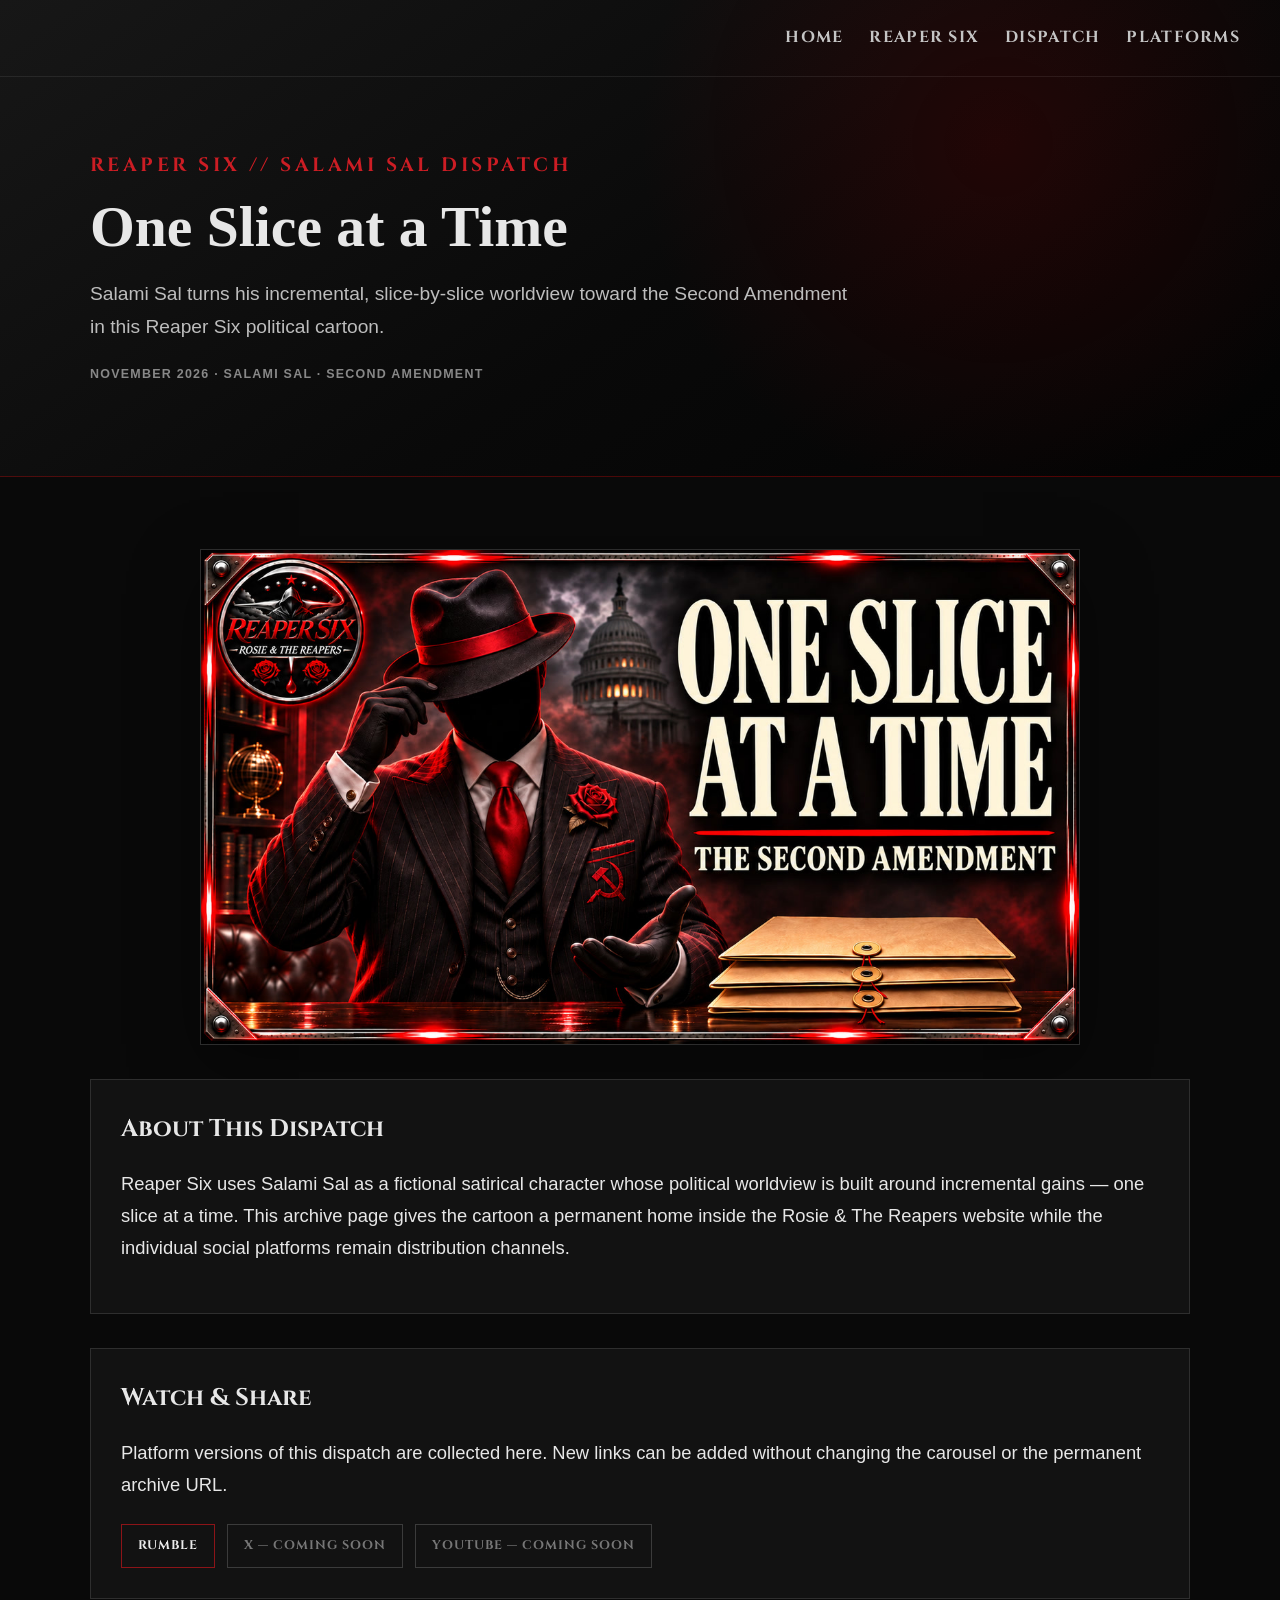
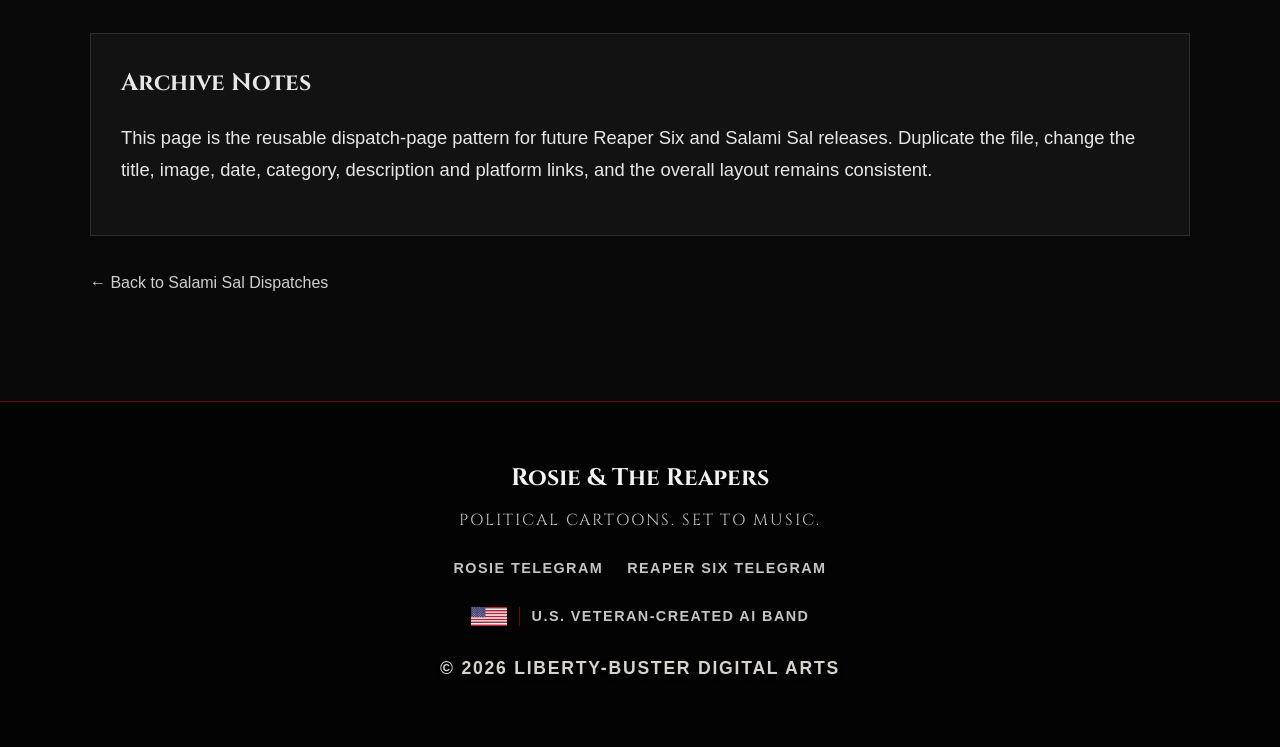
<file: dispatches/salami-sal-second-amendment.html>
<!DOCTYPE html>
<html lang="en">
<head>
  <meta charset="UTF-8">
  <meta name="viewport" content="width=device-width, initial-scale=1.0">

  <title>One Slice at a Time | Reaper Six</title>

  <meta
    name="description"
    content="One Slice at a Time — a Salami Sal dispatch from Reaper Six and Rosie & The Reapers."
  >

  <link rel="preconnect" href="https://fonts.googleapis.com">
  <link rel="preconnect" href="https://fonts.gstatic.com" crossorigin>
  <link
    href="https://fonts.googleapis.com/css2?family=Cinzel:wght@500;600;700&display=swap"
    rel="stylesheet"
  >

  <link rel="stylesheet" href="../styles.css">

  <style>
    .dispatch-page {
      background: #090909;
      color: #e7e7e7;
    }

    .dispatch-hero {
      padding: 150px 20px 78px;
      background:
        radial-gradient(circle at 78% 30%, rgba(126, 0, 0, 0.22), transparent 34%),
        linear-gradient(145deg, #171717 0%, #090909 55%, #030303 100%);
      border-bottom: 1px solid rgba(150, 0, 0, 0.45);
    }

    .dispatch-hero-inner,
    .dispatch-content {
      width: min(1100px, calc(100% - 40px));
      margin: 0 auto;
    }

    .dispatch-kicker {
      margin: 0 0 18px;
      color: #cc1d24;
      font-family: "Cinzel", Georgia, serif;
      font-size: 1.2rem;
      font-weight: 700;
      letter-spacing: 0.18em;
      text-transform: uppercase;
    }

    .dispatch-hero h1 {
      margin: 0;
      font-family: Georgia, "Times New Roman", serif;
      font-size: clamp(2.5rem, 4.5vw, 4rem);
      line-height: 0.96;
    }

    .dispatch-subtitle {
      max-width: 760px;
      margin: 24px 0 0;
      color: #bdbdbd;
      font-size: 1.2rem;
      line-height: 1.7;
    }

    .dispatch-meta {
      margin-top: 22px;
      color: #888;
      font-size: 0.78rem;
      font-weight: 700;
      letter-spacing: 0.1em;
      text-transform: uppercase;
    }

    .dispatch-content {
      padding: 72px 0 90px;
    }

    .dispatch-media {
  width: min(880px, 100%);
  margin: 0 auto;

  overflow: hidden;
  border: 1px solid rgba(160, 160, 160, 0.25);
  background: #050505;
  box-shadow: 0 22px 65px rgba(0, 0, 0, 0.38);
}

    .dispatch-media img {
      display: block;
      width: 100%;
      height: auto;
    }

    .dispatch-panel {
      margin-top: 34px;
      padding: 30px;
      border: 1px solid rgba(160, 160, 160, 0.2);
      background: rgba(20, 20, 20, 0.88);
    }

    .dispatch-panel h2,
    .dispatch-panel h3 {
      margin-top: 0;
      font-family: "Cinzel", Georgia, serif;
    }

    .dispatch-panel p {
      line-height: 1.75;
    }

    .dispatch-links {
      display: flex;
      flex-wrap: wrap;
      gap: 12px;
      margin-top: 22px;
    }

    .dispatch-links a,
    .dispatch-links span {
      display: inline-flex;
      align-items: center;
      justify-content: center;
      min-height: 44px;
      padding: 10px 16px;
      border: 1px solid rgba(170, 20, 25, 0.8);
      color: #ececec;
      font-family: "Cinzel", Georgia, serif;
      font-size: 0.78rem;
      font-weight: 700;
      letter-spacing: 0.08em;
      text-decoration: none;
      text-transform: uppercase;
    }

    .dispatch-links a:hover,
    .dispatch-links a:focus-visible {
      border-color: #e12a31;
      color: #e12a31;
    }

    .dispatch-links .pending-link {
      border-color: rgba(120, 120, 120, 0.4);
      color: #777;
      cursor: default;
    }

    .dispatch-back {
      margin-top: 34px;
    }

    .dispatch-back a {
      color: #cfcfcf;
      text-decoration: none;
    }

    .dispatch-back a:hover,
    .dispatch-back a:focus-visible {
      color: #e12a31;
    }

    @media (max-width: 700px) {
      .dispatch-hero {
        padding: 120px 20px 58px;
      }

      .dispatch-content {
        padding-top: 48px;
      }

      .dispatch-panel {
        padding: 22px;
      }

      .dispatch-links {
        flex-direction: column;
      }

      .dispatch-links a,
      .dispatch-links span {
        width: 100%;
      }
    }
  </style>
</head>

<body class="dispatch-page">

<header class="site-header">
  <div class="header-inner">
    <nav class="main-nav" aria-label="Main navigation">
      <a href="../index.html">Home</a>
      <a href="../reaper-six.html">Reaper Six</a>
      <a href="#dispatch">Dispatch</a>
      <a href="#platforms">Platforms</a>
    </nav>
  </div>
</header>

<main>

  <section class="dispatch-hero">
    <div class="dispatch-hero-inner">
      <p class="dispatch-kicker">Reaper Six // Salami Sal Dispatch</p>

      <h1>One Slice at a Time</h1>

      <p class="dispatch-subtitle">
        Salami Sal turns his incremental, slice-by-slice worldview toward
        the Second Amendment in this Reaper Six political cartoon.
      </p>

      <p class="dispatch-meta">
        November 2026 · Salami Sal · Second Amendment
      </p>
    </div>
  </section>


  <section class="dispatch-content" id="dispatch">

    <div class="dispatch-media">
      <img
        src="../assets/dispatches/salami-sal-second-amendment.jpg"
        alt="One Slice at a Time — The Second Amendment, a Salami Sal Reaper Six political cartoon"
      >
    </div>


    <div class="dispatch-panel">
      <h2>About This Dispatch</h2>

      <p>
        Reaper Six uses Salami Sal as a fictional satirical character whose
        political worldview is built around incremental gains — one slice at
        a time. This archive page gives the cartoon a permanent home inside
        the Rosie &amp; The Reapers website while the individual social platforms
        remain distribution channels.
      </p>
    </div>


    <div class="dispatch-panel" id="platforms">
      <h2>Watch &amp; Share</h2>

      <p>
        Platform versions of this dispatch are collected here. New links can
        be added without changing the carousel or the permanent archive URL.
      </p>

      <div class="dispatch-links">
        <a
          href="https://rumble.com/v7ijdn0-one-slice-at-a-time-salami-sal-on-the-second-amendment.html"
          target="_blank"
          rel="noopener noreferrer"
        >
          Rumble
        </a>

        <span class="pending-link" aria-disabled="true">
          X — Coming Soon
        </span>

        <span class="pending-link" aria-disabled="true">
          YouTube — Coming Soon
        </span>
      </div>
    </div>


    <div class="dispatch-panel">
      <h2>Archive Notes</h2>

      <p>
        This page is the reusable dispatch-page pattern for future Reaper Six
        and Salami Sal releases. Duplicate the file, change the title, image,
        date, category, description and platform links, and the overall layout
        remains consistent.
      </p>
    </div>


    <p class="dispatch-back">
      <a href="../reaper-six.html#dispatches">← Back to Salami Sal Dispatches</a>
    </p>

  </section>

</main>

<footer class="site-footer">

  <p class="footer-brand">
    Rosie &amp; The Reapers
  </p>

  <p class="footer-tagline">
    Political Cartoons. Set to Music.
  </p>

  <div class="footer-social-links">

    <a
      href="https://t.me/rosiereapers"
      target="_blank"
      rel="noopener noreferrer"
    >
      Rosie Telegram
    </a>

    <a
      href="https://t.me/reapersix"
      target="_blank"
      rel="noopener noreferrer"
    >
      Reaper Six Telegram
    </a>

  </div>

  <div class="veteran-badge">

    <span class="veteran-flag" aria-hidden="true"></span>

    <span class="veteran-divider" aria-hidden="true"></span>

    <span>U.S. Veteran-Created AI Band</span>

  </div>

  <p class="copyright">
    © 2026 Liberty-Buster Digital Arts
  </p>

</footer>

</body>
</html>
</file>
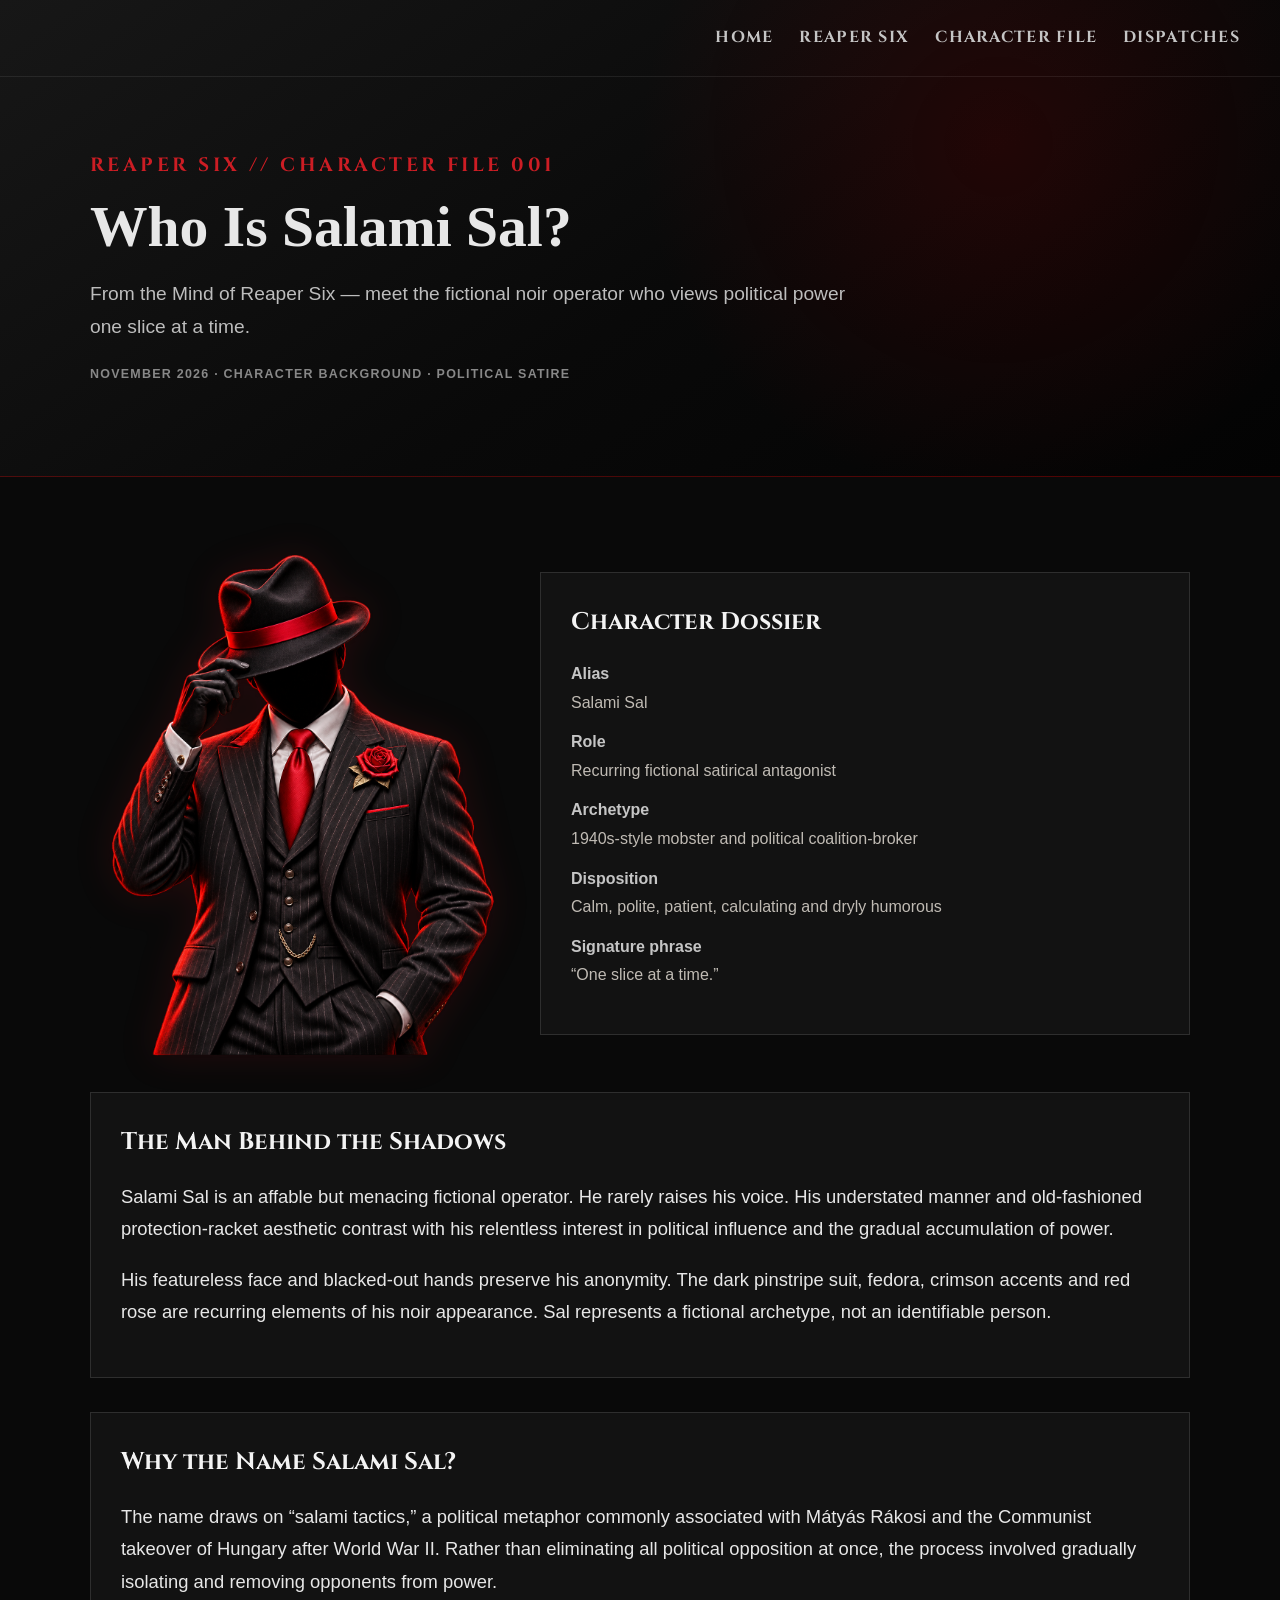
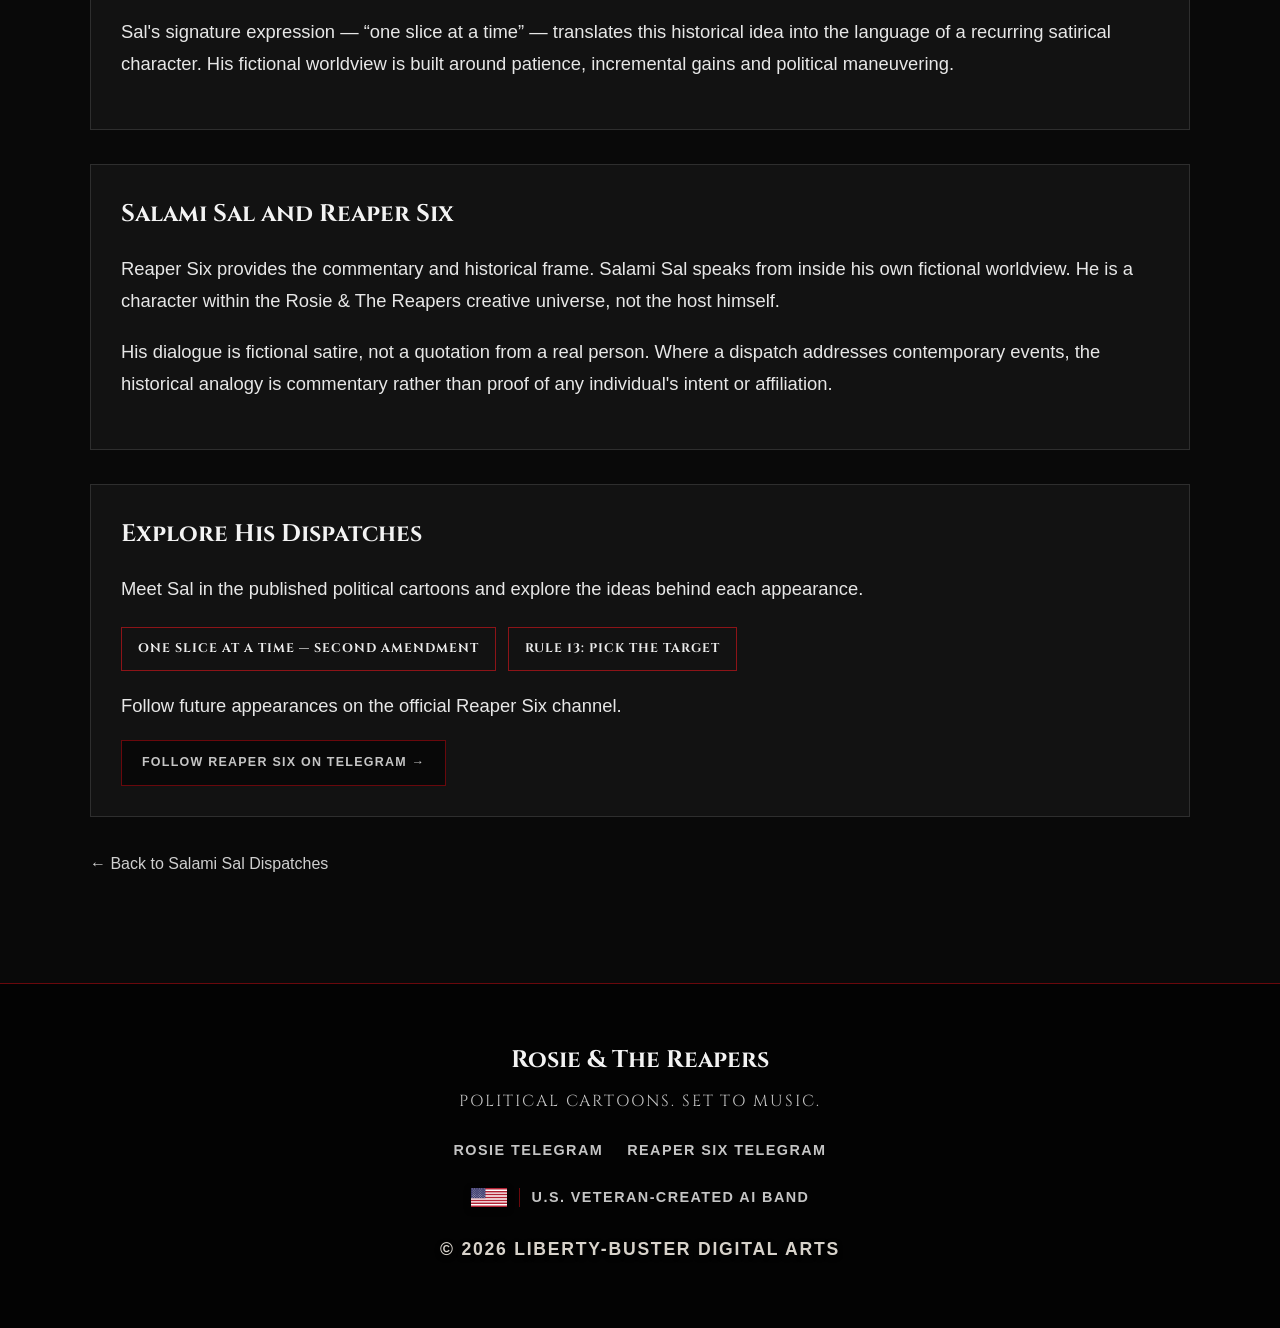
<file: dispatches/who-is-salami-sal.html>
<!DOCTYPE html>
<html lang="en">
<head>
  <meta charset="UTF-8">
  <meta name="viewport" content="width=device-width, initial-scale=1.0">

  <title>Who Is Salami Sal? | Reaper Six</title>

  <meta
    name="description"
    content="Meet Salami Sal, a fictional noir antagonist inspired by the historical concept of salami tactics."
  >

  <link rel="preconnect" href="https://fonts.googleapis.com">
  <link rel="preconnect" href="https://fonts.gstatic.com" crossorigin>
  <link
    href="https://fonts.googleapis.com/css2?family=Cinzel:wght@500;600;700&display=swap"
    rel="stylesheet"
  >

  <link rel="stylesheet" href="../styles.css">

  <style>
    .dispatch-page {
      background: #090909;
      color: #e7e7e7;
    }

    .dispatch-hero {
      padding: 150px 20px 78px;
      background:
        radial-gradient(circle at 78% 30%, rgba(126, 0, 0, 0.22), transparent 34%),
        linear-gradient(145deg, #171717 0%, #090909 55%, #030303 100%);
      border-bottom: 1px solid rgba(150, 0, 0, 0.45);
    }

    .dispatch-hero-inner,
    .dispatch-content {
      width: min(1100px, calc(100% - 40px));
      margin: 0 auto;
    }

    .dispatch-kicker {
      margin: 0 0 18px;
      color: #cc1d24;
      font-family: "Cinzel", Georgia, serif;
      font-size: 1.2rem;
      font-weight: 700;
      letter-spacing: 0.18em;
      text-transform: uppercase;
    }

    .dispatch-hero h1 {
      margin: 0;
      font-family: Georgia, "Times New Roman", serif;
      font-size: clamp(2.5rem,4.5vw, 4rem);
      line-height: 0.96;
    }

    .dispatch-subtitle {
      max-width: 760px;
      margin: 24px 0 0;
      color: #bdbdbd;
      font-size: 1.2rem;
      line-height: 1.7;
    }

    .dispatch-meta {
      margin-top: 22px;
      color: #888;
      font-size: 0.78rem;
      font-weight: 700;
      letter-spacing: 0.1em;
      text-transform: uppercase;
    }

    .dispatch-content {
      padding: 72px 0 90px;
    }

    .dispatch-media {
  width: min(880px, 100%);
  margin: 0 auto;

  overflow: hidden;
  border: 1px solid rgba(160, 160, 160, 0.25);
  background: #050505;
  box-shadow: 0 22px 65px rgba(0, 0, 0, 0.38);
}

    .dispatch-media img {
      display: block;
      width: 100%;
      height: auto;
    }

    .dispatch-panel {
      margin-top: 34px;
      padding: 30px;
      border: 1px solid rgba(160, 160, 160, 0.2);
      background: rgba(20, 20, 20, 0.88);
    }

    .dispatch-panel h2,
    .dispatch-panel h3 {
      margin-top: 0;
      font-family: "Cinzel", Georgia, serif;
    }

    .dispatch-panel p {
      line-height: 1.75;
    }

    .dispatch-links {
      display: flex;
      flex-wrap: wrap;
      gap: 12px;
      margin-top: 22px;
    }

    .dispatch-links a,
    .dispatch-links span {
      display: inline-flex;
      align-items: center;
      justify-content: center;
      min-height: 44px;
      padding: 10px 16px;
      border: 1px solid rgba(170, 20, 25, 0.8);
      color: #ececec;
      font-family: "Cinzel", Georgia, serif;
      font-size: 0.78rem;
      font-weight: 700;
      letter-spacing: 0.08em;
      text-decoration: none;
      text-transform: uppercase;
    }

    .dispatch-links a:hover,
    .dispatch-links a:focus-visible {
      border-color: #e12a31;
      color: #e12a31;
    }

    .dispatch-links .pending-link {
      border-color: rgba(120, 120, 120, 0.4);
      color: #777;
      cursor: default;
    }

    .dispatch-back {
      margin-top: 34px;
    }

    .dispatch-back a {
      color: #cfcfcf;
      text-decoration: none;
    }

    .dispatch-back a:hover,
    .dispatch-back a:focus-visible {
      color: #e12a31;
    }

    @media (max-width: 700px) {
      .dispatch-hero {
        padding: 120px 20px 58px;
      }

      .dispatch-content {
        padding-top: 48px;
      }

      .dispatch-panel {
        padding: 22px;
      }

      .dispatch-links {
        flex-direction: column;
      }

      .dispatch-links a,
      .dispatch-links span {
        width: 100%;
      }
    }
    /* Character-file layout */
       .character-portrait {
      width: min(420px, 100%);
      border: none;
      background: transparent;
      box-shadow: none;

      filter: drop-shadow(0 0 18px rgba(190, 22, 29, 0.15));
    }
    .character-profile {
      display: grid;
      grid-template-columns: minmax(0, 420px) minmax(0, 1fr);
      gap: 30px;
      align-items: center;
    }
    .character-profile .dispatch-panel { margin-top: 0; }
    .character-profile dt {
      color: var(--silver);
      font-weight: 700;
      margin-top: 14px;
    }
    .character-profile dd { margin: 3px 0 0; color: #c0bbb4; }
    .dispatch-panel h2 { color: var(--white); }
    @media (max-width: 850px) {
      .character-profile { grid-template-columns: minmax(0, 1fr); }
    }
  </style>
</head>

<body class="dispatch-page">
<header class="site-header">
  <div class="header-inner">
    <nav class="main-nav" aria-label="Main navigation">
      <a href="../index.html">Home</a>
      <a href="../reaper-six.html">Reaper Six</a>
      <a href="#dispatch">Character File</a>
      <a href="#appearances">Dispatches</a>
    </nav>
  </div>
</header>
<main>
  <section class="dispatch-hero">
    <div class="dispatch-hero-inner">
      <p class="dispatch-kicker">Reaper Six // Character File 001</p>
      <h1>Who Is Salami Sal?</h1>
      <p class="dispatch-subtitle">From the Mind of Reaper Six — meet the fictional noir operator who views political power one slice at a time.</p>
      <p class="dispatch-meta">November 2026 · Character Background · Political Satire</p>
    </div>
  </section>
  <section class="dispatch-content" id="dispatch">
    <div class="character-profile">
      <div class="dispatch-media character-portrait">
        <img src="../assets/salami-sal-transparent.png" alt="Salami Sal, a shadow-faced noir character in a pinstripe suit, red tie and fedora"> 
      </div>
      <div class="dispatch-panel">
        <h2>Character Dossier</h2>
        <dl>
          <dt>Alias</dt><dd>Salami Sal</dd>
          <dt>Role</dt><dd>Recurring fictional satirical antagonist</dd>
          <dt>Archetype</dt><dd>1940s-style mobster and political coalition-broker</dd>
          <dt>Disposition</dt><dd>Calm, polite, patient, calculating and dryly humorous</dd>
          <dt>Signature phrase</dt><dd>“One slice at a time.”</dd>
        </dl>
      </div>
    </div>
    <div class="dispatch-panel">
      <h2>The Man Behind the Shadows</h2>
      <p>Salami Sal is an affable but menacing fictional operator. He rarely raises his voice. His understated manner and old-fashioned protection-racket aesthetic contrast with his relentless interest in political influence and the gradual accumulation of power.</p>
      <p>His featureless face and blacked-out hands preserve his anonymity. The dark pinstripe suit, fedora, crimson accents and red rose are recurring elements of his noir appearance. Sal represents a fictional archetype, not an identifiable person.</p>
    </div>
    <div class="dispatch-panel">
      <h2>Why the Name Salami Sal?</h2>
      <p>The name draws on “salami tactics,” a political metaphor commonly associated with Mátyás Rákosi and the Communist takeover of Hungary after World War II. Rather than eliminating all political opposition at once, the process involved gradually isolating and removing opponents from power.</p>
      <p>Sal's signature expression — “one slice at a time” — translates this historical idea into the language of a recurring satirical character. His fictional worldview is built around patience, incremental gains and political maneuvering.</p>
    </div>
    <div class="dispatch-panel">
      <h2>Salami Sal and Reaper Six</h2>
      <p>Reaper Six provides the commentary and historical frame. Salami Sal speaks from inside his own fictional worldview. He is a character within the Rosie &amp; The Reapers creative universe, not the host himself.</p>
      <p>His dialogue is fictional satire, not a quotation from a real person. Where a dispatch addresses contemporary events, the historical analogy is commentary rather than proof of any individual's intent or affiliation.</p>
    </div>
    <div class="dispatch-panel" id="appearances">
      <h2>Explore His Dispatches</h2>
      <p>Meet Sal in the published political cartoons and explore the ideas behind each appearance.</p>
      <div class="dispatch-links">
        <a href="salami-sal-second-amendment.html">One Slice at a Time — Second Amendment</a>
        <a href="salami-sal-rule-13.html">Rule 13: Pick the Target</a>
      </div>
      <p>Follow future appearances on the official Reaper Six channel.</p>
      <a class="telegram-link" href="https://t.me/reapersix" target="_blank" rel="noopener noreferrer">Follow Reaper Six on Telegram →</a>
    </div>
    <p class="dispatch-back"><a href="../reaper-six.html#dispatches">← Back to Salami Sal Dispatches</a></p>
  </section>
</main>
<footer class="site-footer">
    <p class="footer-brand">
    Rosie &amp; The Reapers
  </p>
  <p class="footer-tagline">Political Cartoons. Set to Music.</p>
  <div class="footer-social-links">
    <a href="https://t.me/rosiereapers" target="_blank" rel="noopener noreferrer">Rosie Telegram</a>
    <a href="https://t.me/reapersix" target="_blank" rel="noopener noreferrer">Reaper Six Telegram</a>
  </div>
  <div class="veteran-badge">
    <span class="veteran-flag" aria-hidden="true"></span>
    <span class="veteran-divider" aria-hidden="true"></span>
    <span>U.S. Veteran-Created AI Band</span>
  </div>
  <p class="copyright">© 2026 Liberty-Buster Digital Arts</p>
</footer>
</body>
</html>
</file>
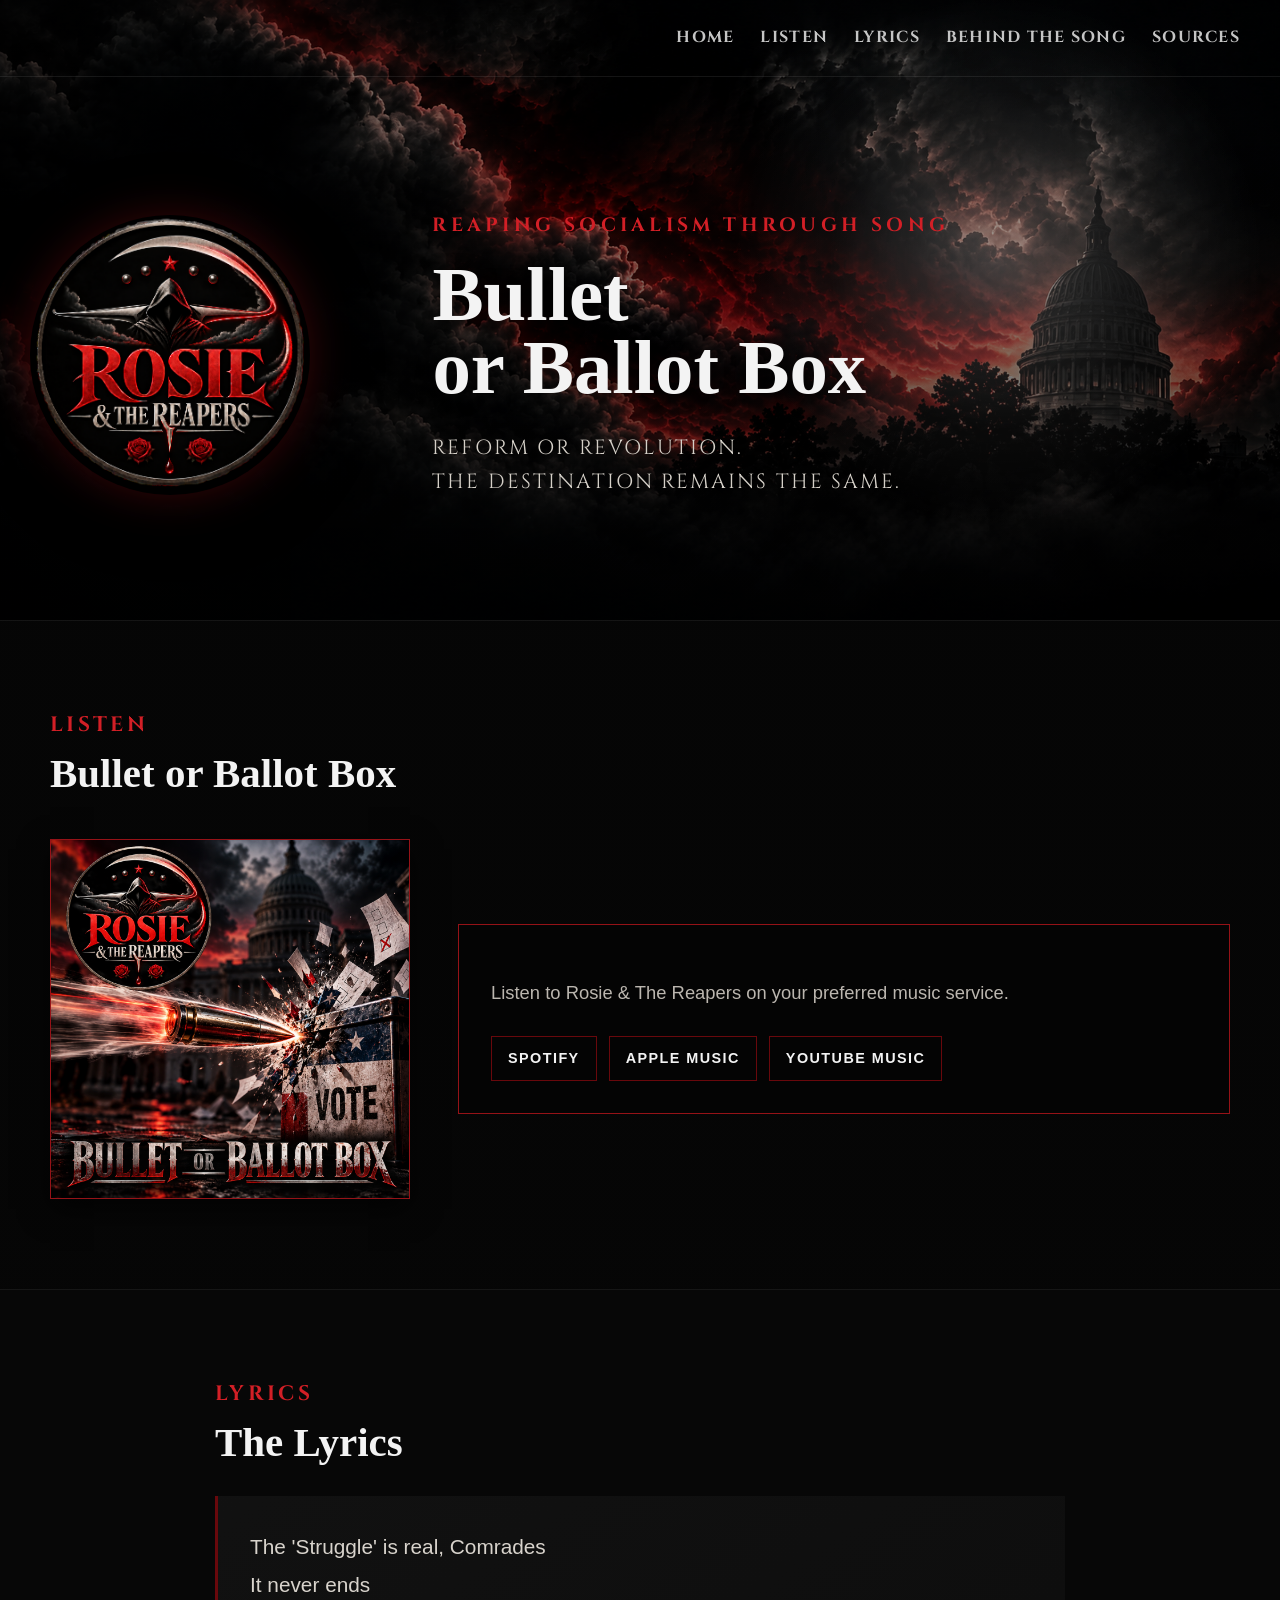
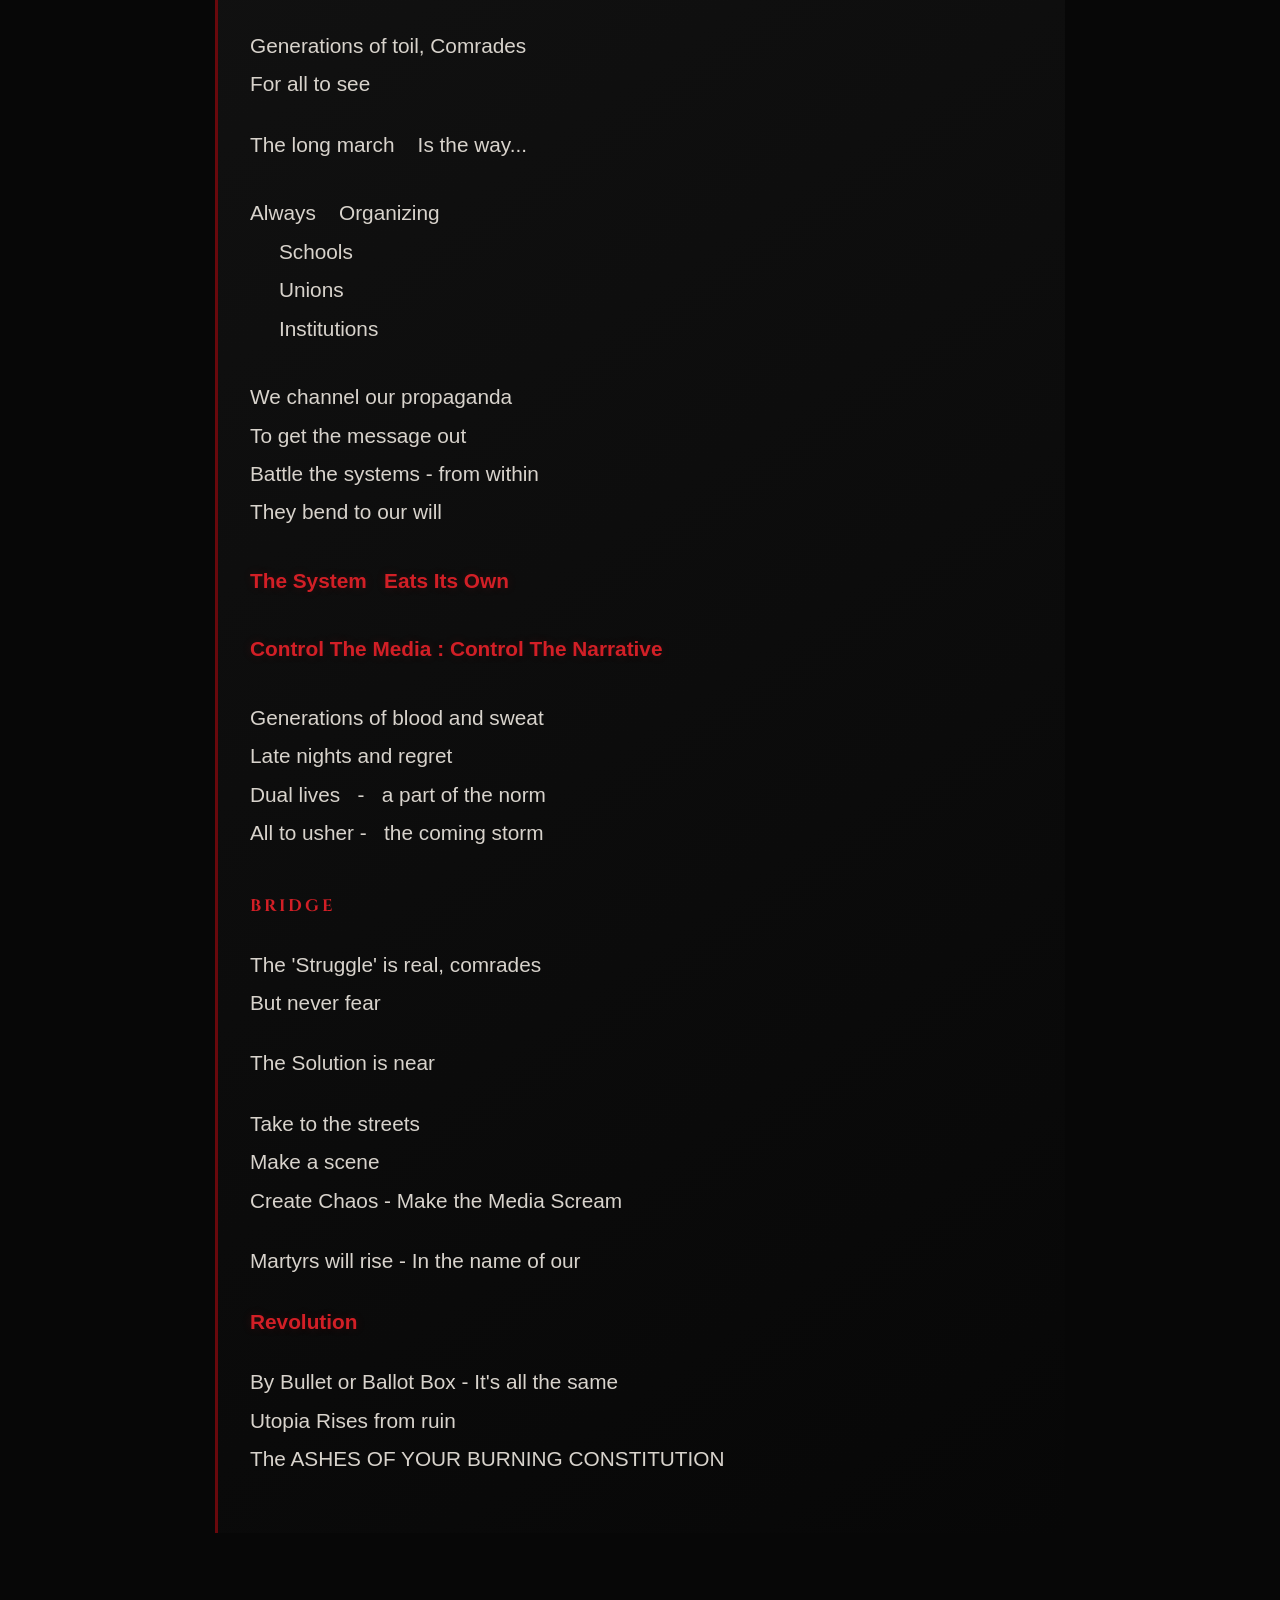
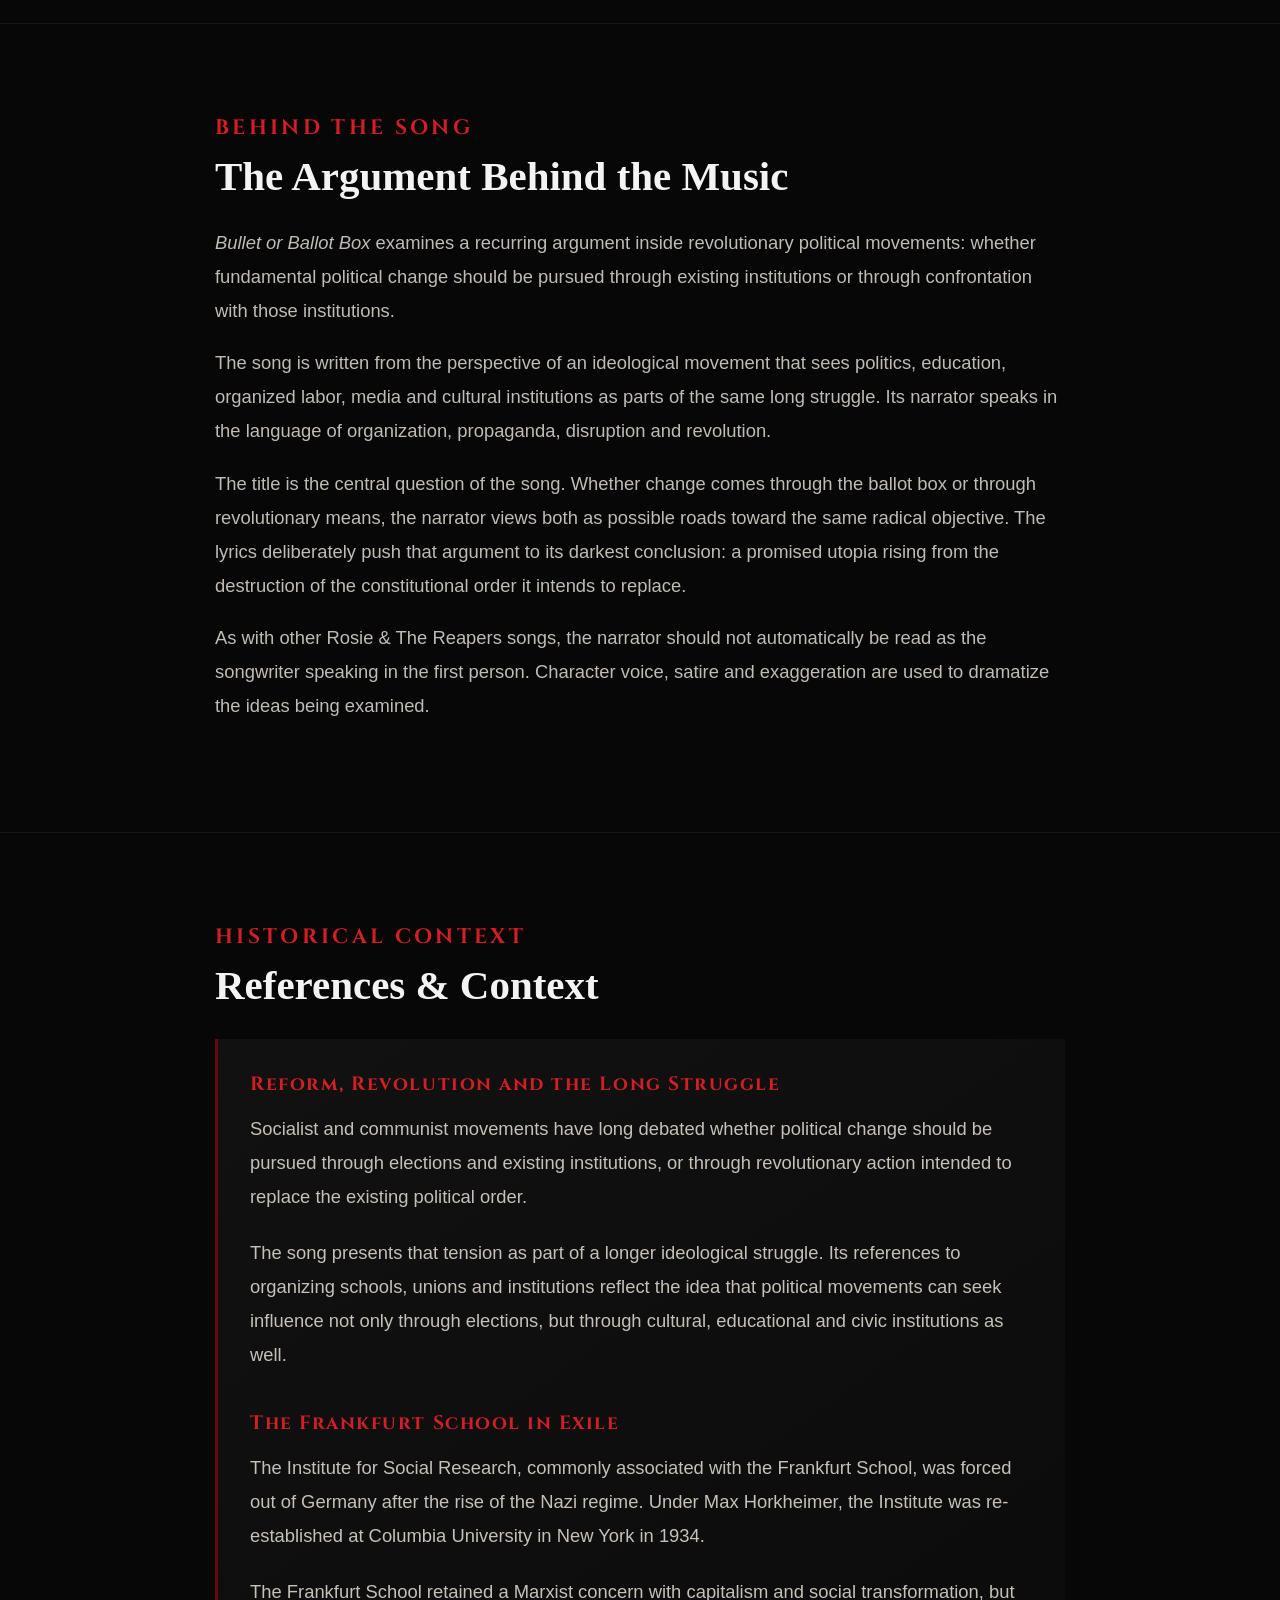
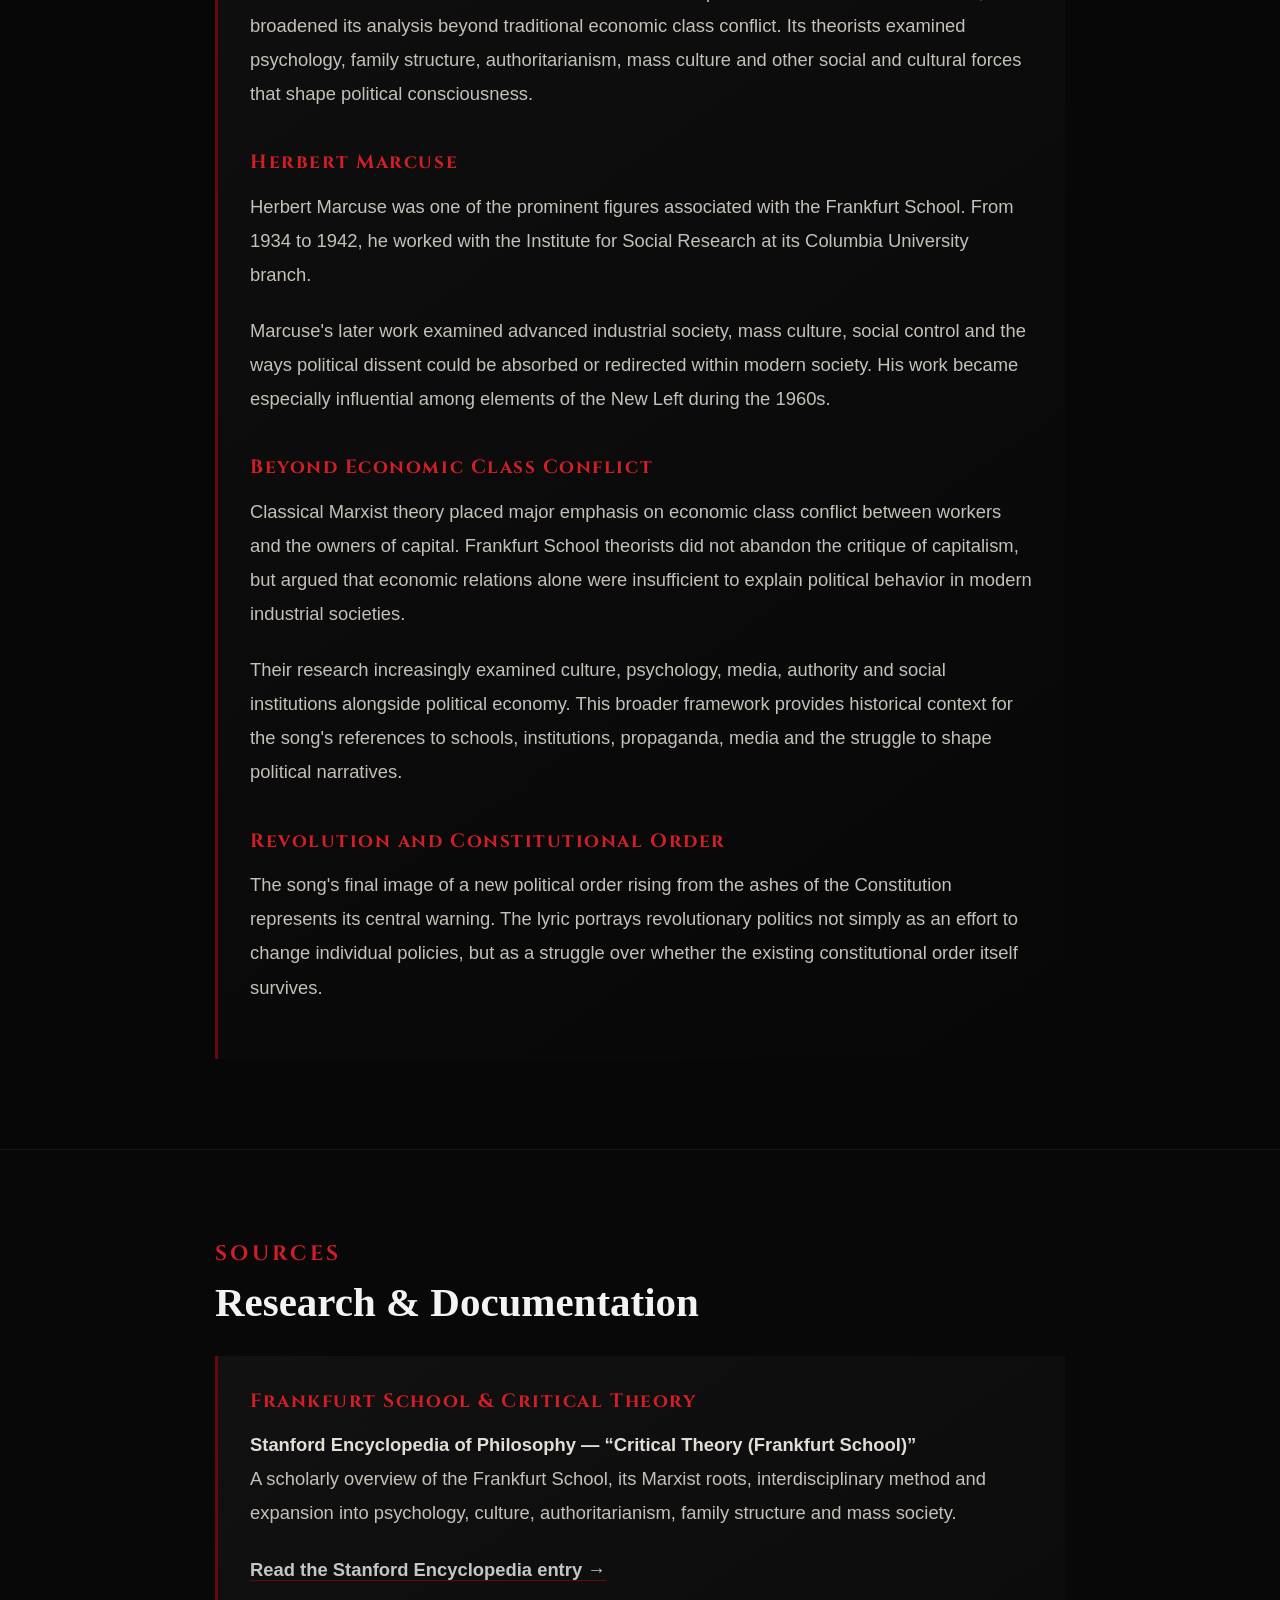
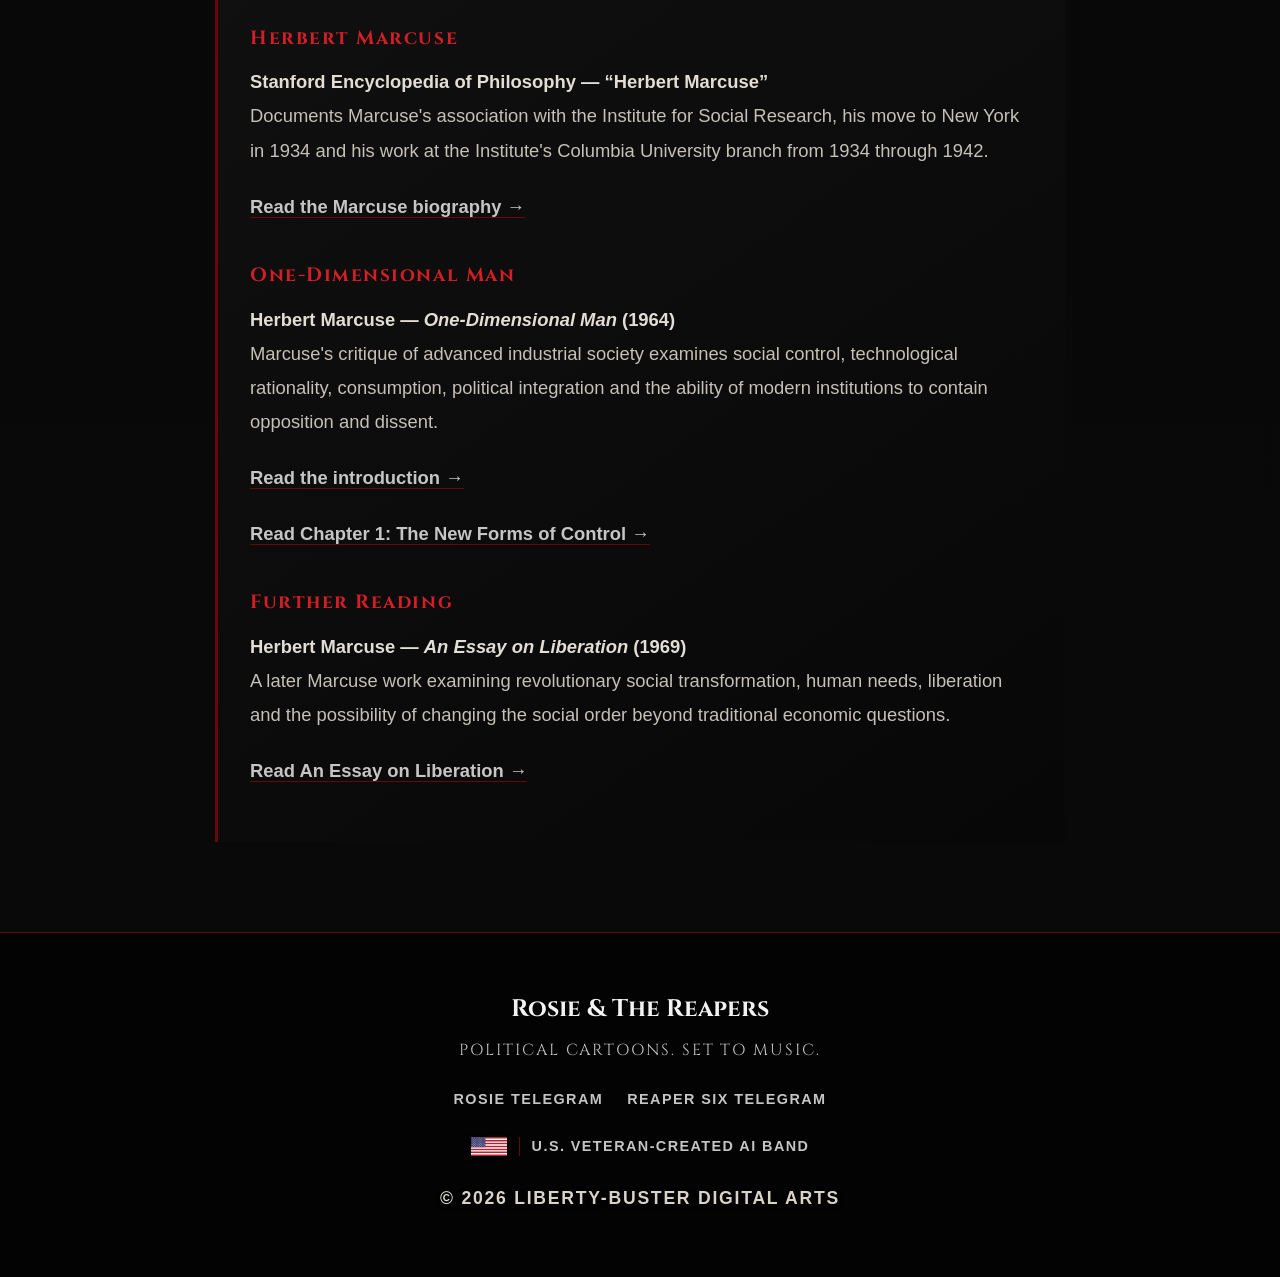
<file: songs/bullet-or-ballot-box.html>
<!DOCTYPE html>
<html lang="en">

<head>
  <meta charset="UTF-8">

  <meta
    name="viewport"
    content="width=device-width, initial-scale=1.0"
  >

  <title>Bullet or Ballot Box | Rosie & The Reapers</title>

  <meta
    name="description"
    content="Bullet or Ballot Box by Rosie & The Reapers — lyrics, background, historical context and sources."
  >

  <link rel="preconnect" href="https://fonts.googleapis.com">
  <link rel="preconnect" href="https://fonts.gstatic.com" crossorigin>

  <link
    href="https://fonts.googleapis.com/css2?family=Cinzel:wght@500;600;700&display=swap"
    rel="stylesheet"
  >

  <link rel="stylesheet" href="../styles.css">
</head>


<body>

<header class="site-header">

  <div class="header-inner">

    <nav class="main-nav" aria-label="Main navigation">
      <a href="../index.html">Home</a>
      <a href="#listen">Listen</a>
      <a href="#lyrics">Lyrics</a>
      <a href="#behind">Behind the Song</a>
      <a href="#sources">Sources</a>
    </nav>

  </div>

</header>


<main>

  <!-- =========================================
       SONG HERO
       ========================================= -->

  <section class="song-hero">

    <div class="song-hero-atmosphere"></div>
    <div class="song-hero-overlay"></div>

    <div class="song-hero-content">

      <div class="song-brand">

        <a href="../index.html">
          <img
            class="song-brand-logo"
            src="../assets/rosie-reapers-original.png"
            alt="Rosie & The Reapers"
          >
        </a>

      </div>


      <div class="song-heading">

        <p class="song-category">
          Reaping Socialism Through Song
        </p>

        <h1>
          Bullet<br>
          or Ballot Box
        </h1>

        <p class="song-caption">
          Reform or Revolution.<br>
          The Destination Remains the Same.
        </p>

      </div>

    </div>

  </section>


  <!-- =========================================
       LISTEN
       ========================================= -->

  <section class="song-section" id="listen">

    <div class="song-section-inner">

      <p class="section-label">
        LISTEN
      </p>

      <h2>
        Bullet or Ballot Box
      </h2>

      <div class="song-media-grid">

     <div class="song-cover">
  <img
    src="../assets/bullet-or-ballot-box-cover-art.png"
    alt="Bullet or Ballot Box cover art"
  >
</div>

        <div class="listen-panel">

<p>
  Listen to Rosie &amp; The Reapers on your preferred music service.
</p> 

          <div class="dsp-links">

  <a
    href="https://open.spotify.com/artist/1tvzsyfptqeXQrJpFaHrRb"
    target="_blank"
    rel="noopener noreferrer"
  >
    Spotify
  </a>

  <a
    href="https://music.apple.com/us/artist/rosie-the-reapers/6810909646"
    target="_blank"
    rel="noopener noreferrer"
  >
    Apple Music
  </a>

  <a
    href="https://music.youtube.com/search?q=Bullet%20or%20Ballot%20Box%20Rosie%20%26%20The%20Reapers"
    target="_blank"
    rel="noopener noreferrer"
  >
    YouTube Music
  </a>

</div>
          
</div>
        
</div>

</div>

  </section>


  <!-- =========================================
       LYRICS
       ========================================= -->

  <section class="song-section song-section-dark" id="lyrics">

    <div class="song-section-inner song-text-column">

      <p class="section-label">
        LYRICS
      </p>

      <h2>
        The Lyrics
      </h2>

      <div class="lyrics-panel">

  <div class="lyric-stanza">
    <p>
      The 'Struggle' is real, Comrades<br>
      It never ends
    </p>

    <p>
      Generations of toil, Comrades<br>
      For all to see
    </p>

    <p>
      The long march &nbsp;&nbsp; Is the way...
    </p>
  </div>

  <div class="lyric-stanza">
    <p>
      Always &nbsp;&nbsp; Organizing<br>
      &nbsp;&nbsp;&nbsp;&nbsp; Schools<br>
      &nbsp;&nbsp;&nbsp;&nbsp; Unions<br>
      &nbsp;&nbsp;&nbsp;&nbsp; Institutions
    </p>
  </div>

  <div class="lyric-stanza">
    <p>
      We channel our propaganda<br>
      To get the message out<br>
      Battle the systems - from within<br>
      They bend to our will
    </p>
  </div>

  <div class="lyric-stanza lyric-emphasis">
    <p>
      The System &nbsp; Eats Its Own
    </p>
  </div>

  <div class="lyric-stanza lyric-emphasis">
    <p>
      Control The Media : Control The Narrative
    </p>
  </div>

  <div class="lyric-stanza">
    <p>
      Generations of blood and sweat<br>
      Late nights and regret<br>
      Dual lives &nbsp; - &nbsp; a part of the norm<br>
      All to usher - &nbsp; the coming storm
    </p>
  </div>

  <p class="lyric-section-label">
    Bridge
  </p>

  <div class="lyric-stanza">
    <p>
      The 'Struggle' is real, comrades<br>
      But never fear
    </p>

    <p>
      The Solution is near
    </p>

    <p>
      Take to the streets<br>
      Make a scene<br>
      Create Chaos - Make the Media Scream
    </p>

    <p>
      Martyrs will rise - In the name of our
    </p>

    <p class="lyric-emphasis">
      Revolution
    </p>

    <p>
      By Bullet or Ballot Box - It's all the same<br>
      Utopia Rises from ruin<br>
      The ASHES OF YOUR BURNING CONSTITUTION
    </p>
  </div>

</div>

    </div>

  </section>


  <!-- =========================================
       BEHIND THE SONG
       ========================================= -->

  <section class="song-section" id="behind">

    <div class="song-section-inner song-text-column">

      <p class="section-label">
        BEHIND THE SONG
      </p>

      <h2>
        The Argument Behind the Music
      </h2>

      <div class="song-body-copy">

  <p>
    <em>Bullet or Ballot Box</em> examines a recurring argument inside
    revolutionary political movements: whether fundamental political
    change should be pursued through existing institutions or through
    confrontation with those institutions.
  </p>

  <p>
    The song is written from the perspective of an ideological movement
    that sees politics, education, organized labor, media and cultural
    institutions as parts of the same long struggle. Its narrator speaks
    in the language of organization, propaganda, disruption and
    revolution.
  </p>

  <p>
    The title is the central question of the song. Whether change comes
    through the ballot box or through revolutionary means, the narrator
    views both as possible roads toward the same radical objective.
    The lyrics deliberately push that argument to its darkest conclusion:
    a promised utopia rising from the destruction of the constitutional
    order it intends to replace.
  </p>

  <p>
    As with other Rosie &amp; The Reapers songs, the narrator should not
    automatically be read as the songwriter speaking in the first person.
    Character voice, satire and exaggeration are used to dramatize the
    ideas being examined.
  </p>

</div>

    </div>

  </section>


<!-- =========================================
     HISTORICAL REFERENCES
     ========================================= -->

<section class="song-section song-section-dark">

  <div class="song-section-inner song-text-column">

    <p class="section-label">
      HISTORICAL CONTEXT
    </p>

    <h2>
      References & Context
    </h2>

    <div class="reference-panel">

      <h3>Reform, Revolution and the Long Struggle</h3>

      <p>
        Socialist and communist movements have long debated whether political
        change should be pursued through elections and existing institutions,
        or through revolutionary action intended to replace the existing
        political order.
      </p>

      <p>
        The song presents that tension as part of a longer ideological
        struggle. Its references to organizing schools, unions and institutions
        reflect the idea that political movements can seek influence not only
        through elections, but through cultural, educational and civic
        institutions as well.
      </p>


      <h3>The Frankfurt School in Exile</h3>

      <p>
        The Institute for Social Research, commonly associated with the
        Frankfurt School, was forced out of Germany after the rise of the
        Nazi regime. Under Max Horkheimer, the Institute was re-established
        at Columbia University in New York in 1934.
      </p>

      <p>
        The Frankfurt School retained a Marxist concern with capitalism and
        social transformation, but broadened its analysis beyond traditional
        economic class conflict. Its theorists examined psychology, family
        structure, authoritarianism, mass culture and other social and
        cultural forces that shape political consciousness.
      </p>


      <h3>Herbert Marcuse</h3>

      <p>
        Herbert Marcuse was one of the prominent figures associated with the
        Frankfurt School. From 1934 to 1942, he worked with the Institute for
        Social Research at its Columbia University branch.
      </p>

      <p>
        Marcuse's later work examined advanced industrial society, mass
        culture, social control and the ways political dissent could be
        absorbed or redirected within modern society. His work became
        especially influential among elements of the New Left during the
        1960s.
      </p>


      <h3>Beyond Economic Class Conflict</h3>

      <p>
        Classical Marxist theory placed major emphasis on economic class
        conflict between workers and the owners of capital. Frankfurt School
        theorists did not abandon the critique of capitalism, but argued that
        economic relations alone were insufficient to explain political
        behavior in modern industrial societies.
      </p>

      <p>
        Their research increasingly examined culture, psychology, media,
        authority and social institutions alongside political economy. This
        broader framework provides historical context for the song's references
        to schools, institutions, propaganda, media and the struggle to shape
        political narratives.
      </p>


      <h3>Revolution and Constitutional Order</h3>

      <p>
        The song's final image of a new political order rising from the ashes
        of the Constitution represents its central warning. The lyric portrays
        revolutionary politics not simply as an effort to change individual
        policies, but as a struggle over whether the existing constitutional
        order itself survives.
      </p>

    </div>

  </div>

</section>


 <!-- =========================================
     SOURCES
     ========================================= -->

<section class="song-section" id="sources">

  <div class="song-section-inner song-text-column">

    <p class="section-label">
      SOURCES
    </p>

    <h2>
      Research & Documentation
    </h2>

    <div class="sources-panel">

      <h3>Frankfurt School & Critical Theory</h3>

      <p>
        <strong>Stanford Encyclopedia of Philosophy — “Critical Theory
        (Frankfurt School)”</strong><br>
        A scholarly overview of the Frankfurt School, its Marxist roots,
        interdisciplinary method and expansion into psychology, culture,
        authoritarianism, family structure and mass society.
      </p>

      <p>
        <a
          href="https://plato.stanford.edu/entries/critical-theory/"
          target="_blank"
          rel="noopener noreferrer"
        >
          Read the Stanford Encyclopedia entry →
        </a>
      </p>


      <h3>Herbert Marcuse</h3>

      <p>
        <strong>Stanford Encyclopedia of Philosophy — “Herbert Marcuse”</strong><br>
        Documents Marcuse's association with the Institute for Social Research,
        his move to New York in 1934 and his work at the Institute's Columbia
        University branch from 1934 through 1942.
      </p>

      <p>
        <a
          href="https://plato.stanford.edu/entries/marcuse/"
          target="_blank"
          rel="noopener noreferrer"
        >
          Read the Marcuse biography →
        </a>
      </p>


      <h3>One-Dimensional Man</h3>

      <p>
        <strong>Herbert Marcuse — <em>One-Dimensional Man</em> (1964)</strong><br>
        Marcuse's critique of advanced industrial society examines social
        control, technological rationality, consumption, political integration
        and the ability of modern institutions to contain opposition and
        dissent.
      </p>

      <p>
        <a
          href="https://www.marcuse.org/herbert/pubs/64onedim/odmintro"
          target="_blank"
          rel="noopener noreferrer"
        >
          Read the introduction →
        </a>
      </p>

      <p>
        <a
          href="https://www.marcuse.org/herbert/pubs/64onedim/odm1.html"
          target="_blank"
          rel="noopener noreferrer"
        >
          Read Chapter 1: The New Forms of Control →
        </a>
      </p>


      <h3>Further Reading</h3>

      <p>
        <strong>Herbert Marcuse — <em>An Essay on Liberation</em> (1969)</strong><br>
        A later Marcuse work examining revolutionary social transformation,
        human needs, liberation and the possibility of changing the social
        order beyond traditional economic questions.
      </p>

      <p>
        <a
          href="https://www.marcuse.org/herbert/publications/1960s/1969-essay-on-liberation.html"
          target="_blank"
          rel="noopener noreferrer"
        >
          Read An Essay on Liberation →
        </a>
      </p>

    </div>

  </div>

</section>

</main>

<footer class="site-footer">

  <p class="footer-brand">
    Rosie &amp; The Reapers
  </p>

  <p class="footer-tagline">
    Political Cartoons. Set to Music.
  </p>

  <div class="footer-social-links">

    <a
      href="https://t.me/rosiereapers"
      target="_blank"
      rel="noopener noreferrer"
    >
      Rosie Telegram
    </a>

    <a
      href="https://t.me/reapersix"
      target="_blank"
      rel="noopener noreferrer"
    >
      Reaper Six Telegram
    </a>

  </div>

  <div class="veteran-badge">

    <span class="veteran-flag" aria-hidden="true"></span>

    <span class="veteran-divider" aria-hidden="true"></span>

    <span>U.S. Veteran-Created AI Band</span>

  </div>

  <p class="copyright">
    © 2026 Liberty-Buster Digital Arts
  </p>

</footer>

</body>
</html>
</file>
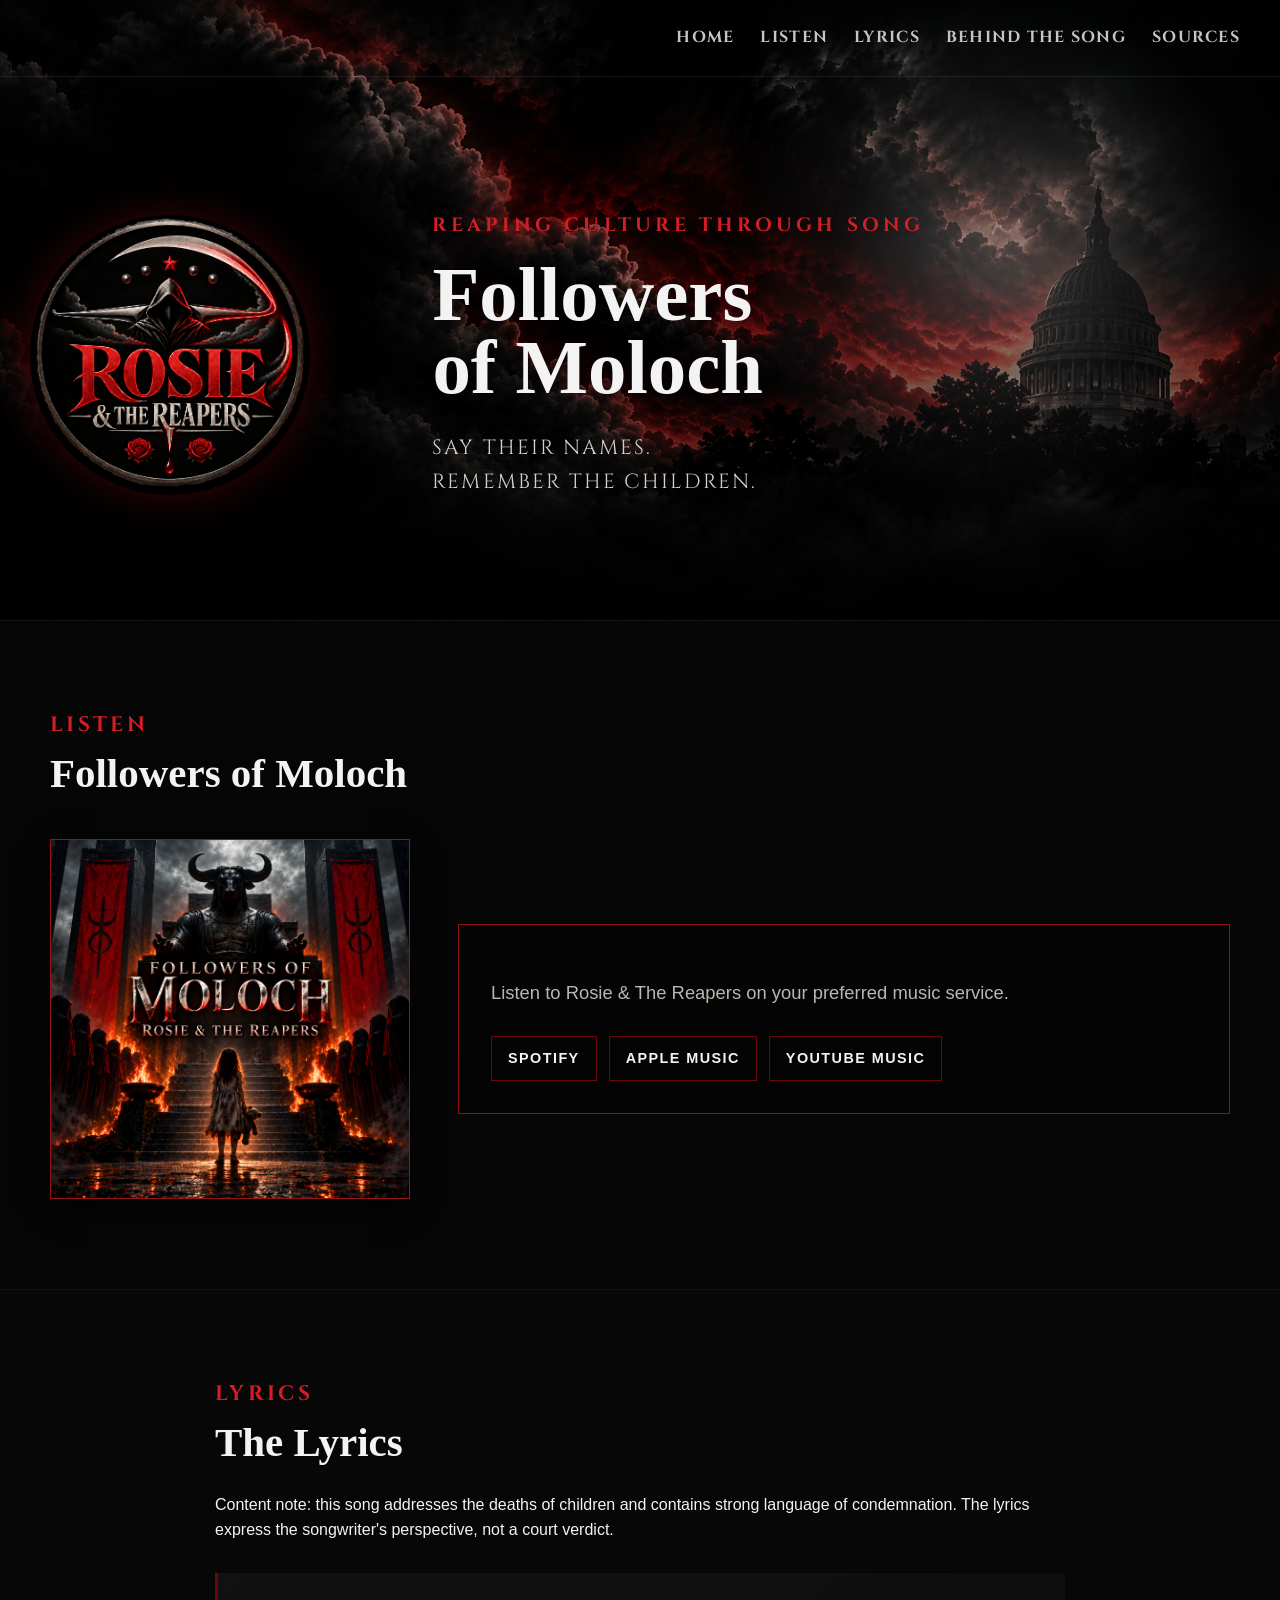
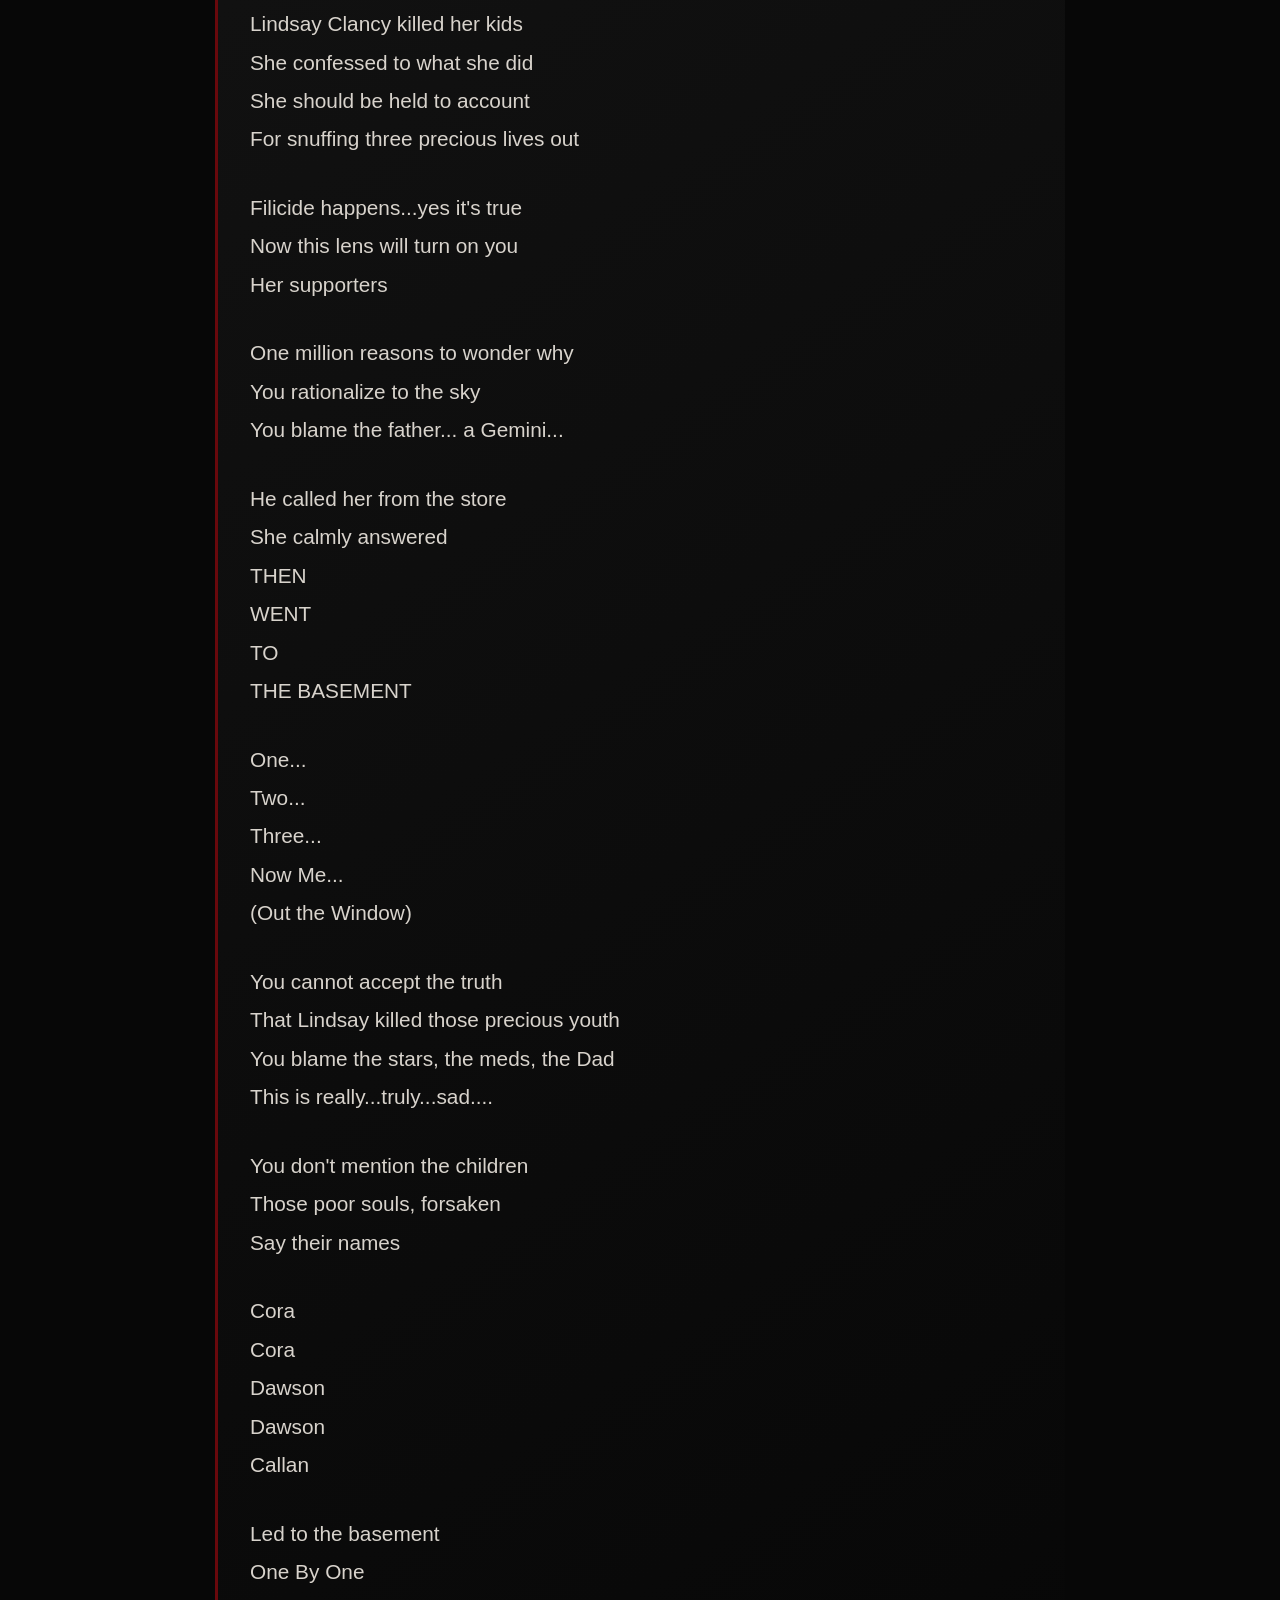
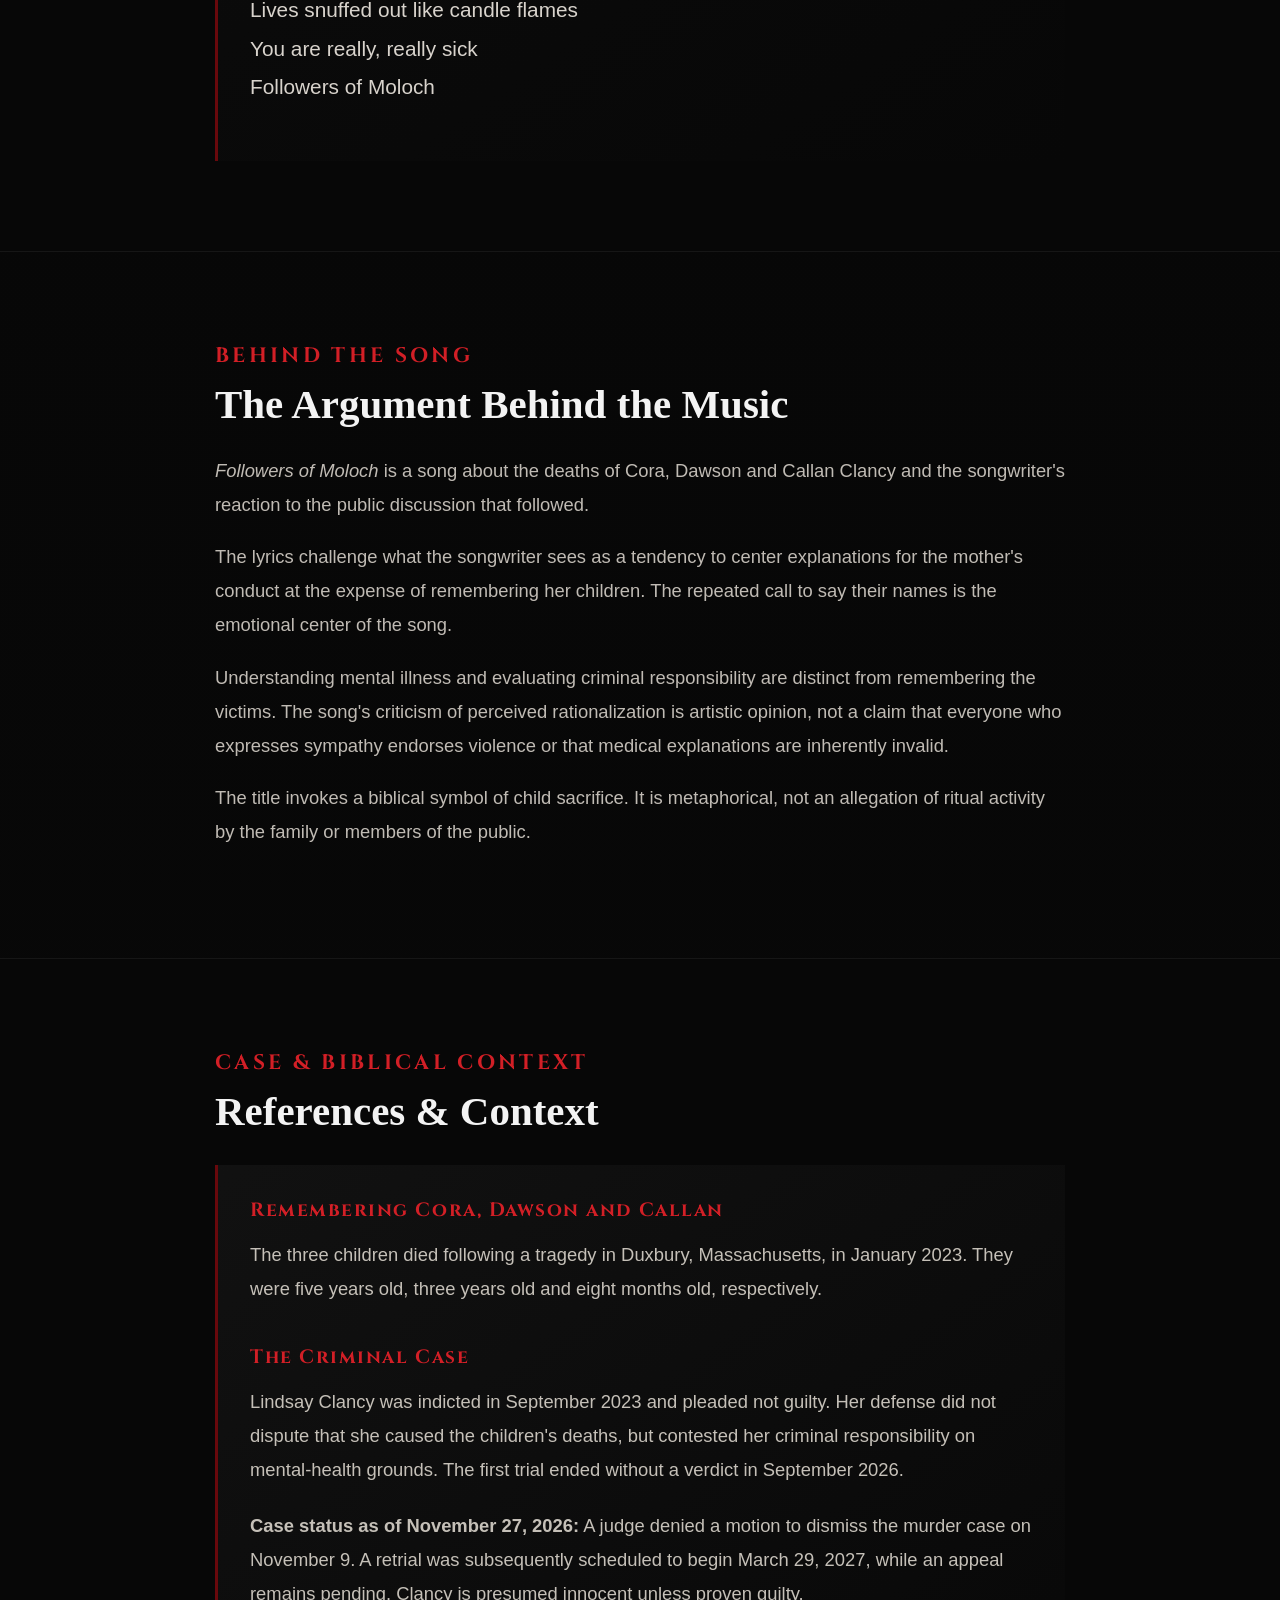
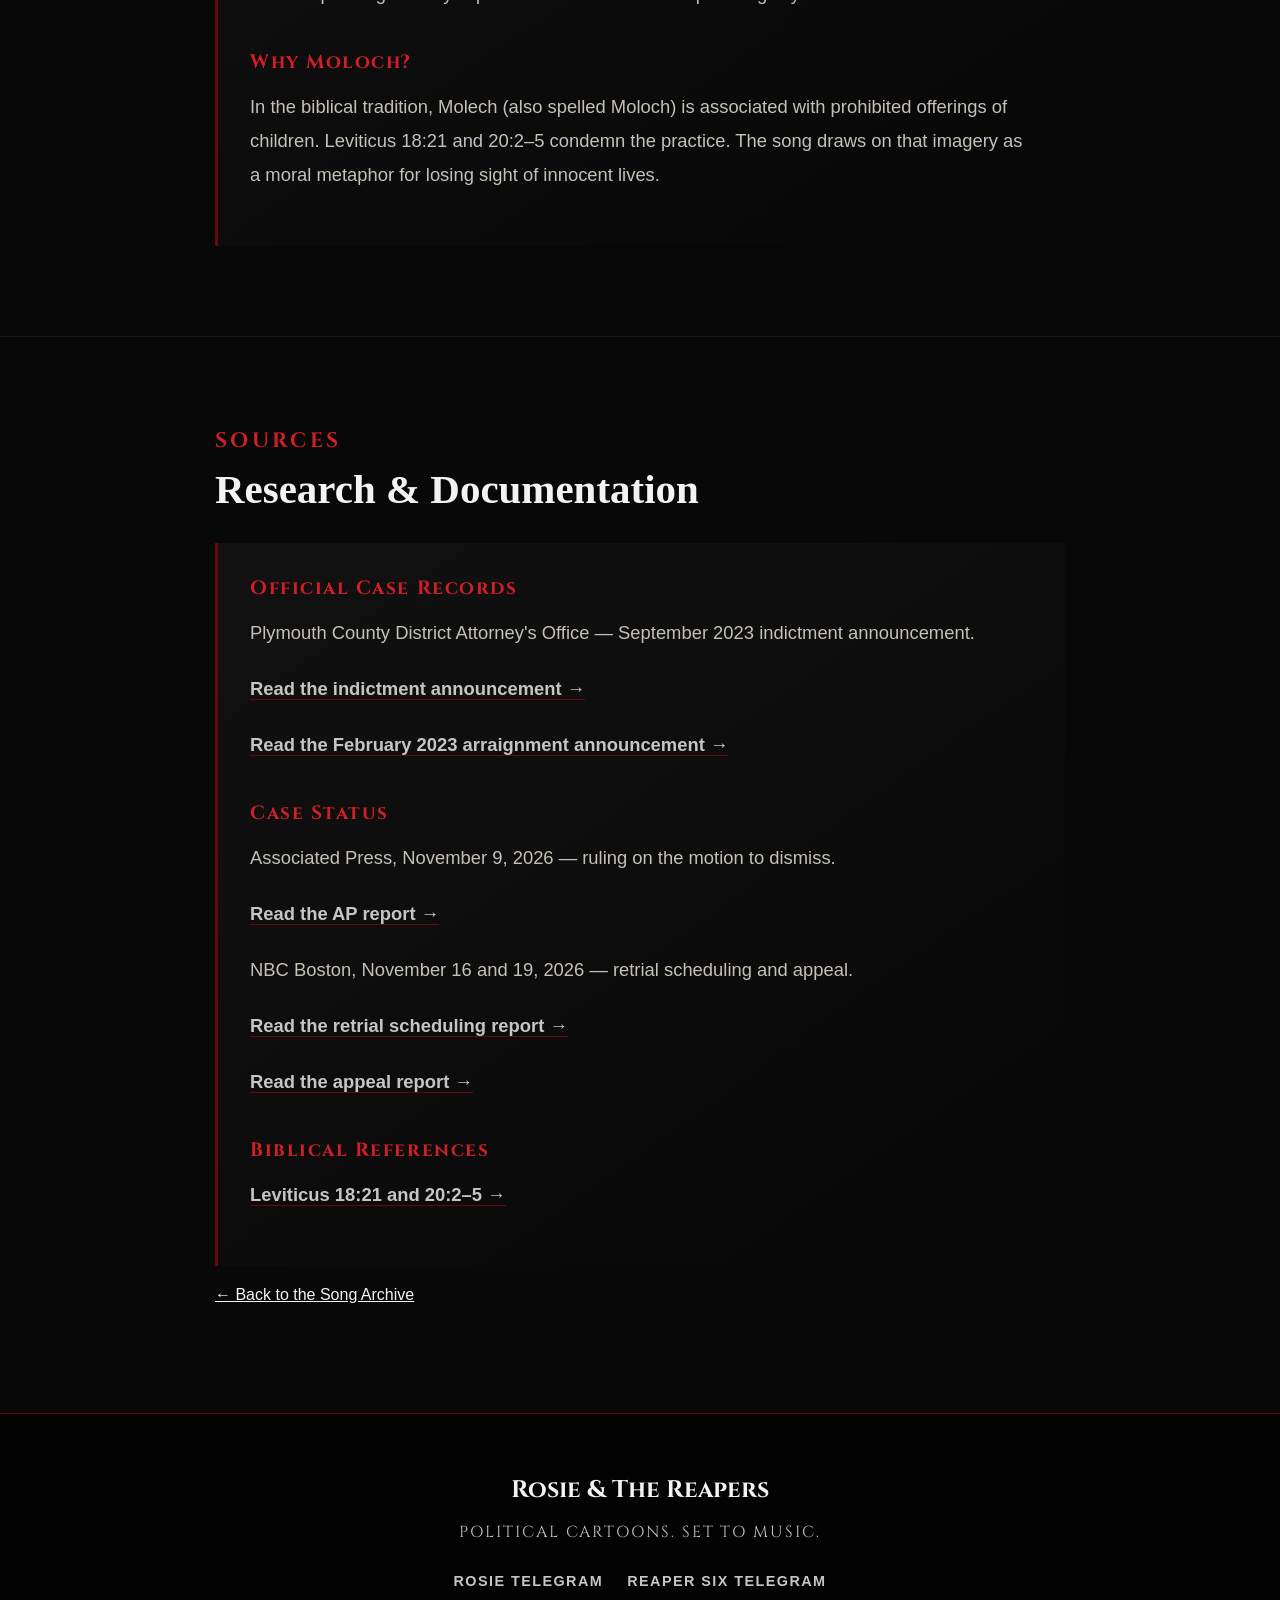
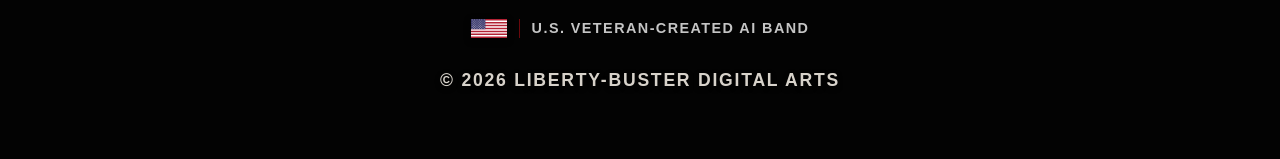
<file: songs/followers-of-moloch.html>
<!DOCTYPE html>
<html lang="en">

<head>
  <meta charset="UTF-8">

  <meta
    name="viewport"
    content="width=device-width, initial-scale=1.0"
  >

  <title>Followers of Moloch | Rosie & The Reapers</title>

  <meta
    name="description"
    content="Followers of Moloch by Rosie & The Reapers — lyrics, background, historical context and sources."
  >

  <link rel="preconnect" href="https://fonts.googleapis.com">
  <link rel="preconnect" href="https://fonts.gstatic.com" crossorigin>

  <link
    href="https://fonts.googleapis.com/css2?family=Cinzel:wght@500;600;700&display=swap"
    rel="stylesheet"
  >

  <link rel="stylesheet" href="../styles.css">
</head>


<body>

<header class="site-header">

  <div class="header-inner">

    <nav class="main-nav" aria-label="Main navigation">
      <a href="../index.html">Home</a>
      <a href="#listen">Listen</a>
      <a href="#lyrics">Lyrics</a>
      <a href="#behind">Behind the Song</a>
      <a href="#sources">Sources</a>
    </nav>

  </div>

</header>


<main>

  <!-- =========================================
       SONG HERO
       ========================================= -->

  <section class="song-hero">

    <div class="song-hero-atmosphere"></div>
    <div class="song-hero-overlay"></div>

    <div class="song-hero-content">

      <div class="song-brand">

        <a href="../index.html">
          <img
            class="song-brand-logo"
            src="../assets/rosie-reapers-original.png"
            alt="Rosie & The Reapers"
          >
        </a>

      </div>


      <div class="song-heading">

        <p class="song-category">
          Reaping Culture Through Song
        </p>

        <h1>
          Followers<br>
          of Moloch
        </h1>

        <p class="song-caption">
          Say their names.<br>
          Remember the children.
        </p>

      </div>

    </div>

  </section>


  <!-- =========================================
       LISTEN
       ========================================= -->

  <section class="song-section" id="listen">

    <div class="song-section-inner">

      <p class="section-label">
        LISTEN
      </p>

      <h2>
        Followers of Moloch
      </h2>

      <div class="song-media-grid">

     <div class="song-cover">
  <img
    src="../assets/followers-of-moloch-cover-art.png"
    alt="Followers of Moloch cover art"
  >
</div>

        <div class="listen-panel">

<p>
  Listen to Rosie &amp; The Reapers on your preferred music service.
</p> 

          <div class="dsp-links">

  <a
    href="https://open.spotify.com/artist/1tvzsyfptqeXQrJpFaHrRb"
    target="_blank"
    rel="noopener noreferrer"
  >
    Spotify
  </a>

  <a
    href="https://music.apple.com/us/artist/rosie-the-reapers/6810909646"
    target="_blank"
    rel="noopener noreferrer"
  >
    Apple Music
  </a>

  <a
    href="https://music.youtube.com/search?q=Followers%20of%20Moloch%20Rosie%20%26%20The%20Reapers"
    target="_blank"
    rel="noopener noreferrer"
  >
    YouTube Music
  </a>

</div>
          
</div>
        
</div>

</div>

  </section>


  <!-- =========================================
       LYRICS
       ========================================= -->

  <section class="song-section song-section-dark" id="lyrics">

    <div class="song-section-inner song-text-column">

      <p class="section-label">
        LYRICS
      </p>

      <h2>
        The Lyrics
      </h2>


      <p>Content note: this song addresses the deaths of children and contains strong language of condemnation. The lyrics express the songwriter's perspective, not a court verdict.</p>
      <div class="lyrics-panel">
        <div class="lyric-stanza"><p>Lindsay Clancy killed her kids<br>
          She confessed to what she did<br>
          She should be held to account<br>
          For snuffing three precious lives out</p></div>
        <div class="lyric-stanza"><p>Filicide happens...yes it&#x27;s true<br>
          Now this lens will turn on you<br>
          Her supporters</p></div>
        <div class="lyric-stanza"><p>One million reasons to wonder why<br>
          You rationalize to the sky<br>
          You blame the father... a Gemini...</p></div>
        <div class="lyric-stanza"><p>He called her from the store<br>
          She calmly answered<br>
          THEN<br>
          WENT<br>
          TO<br>
          THE BASEMENT</p></div>
        <div class="lyric-stanza"><p>One...<br>
          Two...<br>
          Three...<br>
          Now Me...<br>
          (Out the Window)</p></div>
        <div class="lyric-stanza"><p>You cannot accept the truth<br>
          That Lindsay killed those precious youth<br>
          You blame the stars, the meds, the Dad<br>
          This is really...truly...sad....</p></div>
        <div class="lyric-stanza"><p>You don&#x27;t mention the children<br>
          Those poor souls, forsaken<br>
          Say their names</p></div>
        <div class="lyric-stanza"><p>Cora<br>
          Cora<br>
          Dawson<br>
          Dawson<br>
          Callan</p></div>
        <div class="lyric-stanza"><p>Led to the basement<br>
          One By One<br>
          Lives snuffed out like candle flames<br>
          You are really, really sick<br>
          Followers of Moloch</p></div>
      </div>
    </div>
  </section>
  <section class="song-section" id="behind">
    <div class="song-section-inner song-text-column">
      <p class="section-label">BEHIND THE SONG</p>
      <h2>The Argument Behind the Music</h2>
      <div class="song-body-copy">
        <p><em>Followers of Moloch</em> is a song about the deaths of Cora, Dawson and Callan Clancy and the songwriter's reaction to the public discussion that followed.</p>
        <p>The lyrics challenge what the songwriter sees as a tendency to center explanations for the mother's conduct at the expense of remembering her children. The repeated call to say their names is the emotional center of the song.</p>
        <p>Understanding mental illness and evaluating criminal responsibility are distinct from remembering the victims. The song's criticism of perceived rationalization is artistic opinion, not a claim that everyone who expresses sympathy endorses violence or that medical explanations are inherently invalid.</p>
        <p>The title invokes a biblical symbol of child sacrifice. It is metaphorical, not an allegation of ritual activity by the family or members of the public.</p>
      </div>
    </div>
  </section>
  <section class="song-section song-section-dark">
    <div class="song-section-inner song-text-column">
      <p class="section-label">CASE &amp; BIBLICAL CONTEXT</p>
      <h2>References &amp; Context</h2>
      <div class="reference-panel">
        <h3>Remembering Cora, Dawson and Callan</h3>
        <p>The three children died following a tragedy in Duxbury, Massachusetts, in January 2023. They were five years old, three years old and eight months old, respectively.</p>
        <h3>The Criminal Case</h3>
        <p>Lindsay Clancy was indicted in September 2023 and pleaded not guilty. Her defense did not dispute that she caused the children's deaths, but contested her criminal responsibility on mental-health grounds. The first trial ended without a verdict in September 2026.</p>
        <p><strong>Case status as of November 27, 2026:</strong> A judge denied a motion to dismiss the murder case on November 9. A retrial was subsequently scheduled to begin March 29, 2027, while an appeal remains pending. Clancy is presumed innocent unless proven guilty.</p>
        <h3>Why Moloch?</h3>
        <p>In the biblical tradition, Molech (also spelled Moloch) is associated with prohibited offerings of children. Leviticus 18:21 and 20:2–5 condemn the practice. The song draws on that imagery as a moral metaphor for losing sight of innocent lives.</p>
      </div>
    </div>
  </section>
  <section class="song-section" id="sources">
    <div class="song-section-inner song-text-column">
      <p class="section-label">SOURCES</p>
      <h2>Research &amp; Documentation</h2>
      <div class="sources-panel">
        <h3>Official Case Records</h3>
        <p>Plymouth County District Attorney's Office — September 2023 indictment announcement.</p>
        <p><a href="https://plymouthda.com/news/2023-press-releases/duxbury-woman-indicted-on-charges-that-she-murdered-her-three-children/" target="_blank" rel="noopener noreferrer">Read the indictment announcement →</a></p>
        <p><a href="https://plymouthda.com/news/2023-press-releases/duxbury-woman-arraigned-in-murder-of-her-three-children/" target="_blank" rel="noopener noreferrer">Read the February 2023 arraignment announcement →</a></p>
        <h3>Case Status</h3>
        <p>Associated Press, November 9, 2026 — ruling on the motion to dismiss.</p>
        <p><a href="https://apnews.com/article/0be410ebca11e11c005ef16014353682" target="_blank" rel="noopener noreferrer">Read the AP report →</a></p>
        <p>NBC Boston, November 16 and 19, 2026 — retrial scheduling and appeal.</p>
        <p><a href="https://www.nbcboston.com/news/local/lindsay-clancy-trial-live-stream-live-updates-today/4050017/" target="_blank" rel="noopener noreferrer">Read the retrial scheduling report →</a></p>
        <p><a href="https://www.nbcboston.com/news/local/lindsay-clancy-trial-jury-notes-released-appeal/4051881/" target="_blank" rel="noopener noreferrer">Read the appeal report →</a></p>
        <h3>Biblical References</h3>
        <p><a href="https://www.biblegateway.com/passage/?search=Leviticus%2018%3A21%2CLeviticus%2020%3A2-5&amp;version=NABRE" target="_blank" rel="noopener noreferrer">Leviticus 18:21 and 20:2–5 →</a></p>
      </div>
      <p><a href="../index.html#music">← Back to the Song Archive</a></p>
    </div>
  </section>
</main>
<footer class="site-footer">
    <p class="footer-brand">
    Rosie &amp; The Reapers
  </p>
  <p class="footer-tagline">Political Cartoons. Set to Music.</p>
  <div class="footer-social-links">
    <a href="https://t.me/rosiereapers" target="_blank" rel="noopener noreferrer">Rosie Telegram</a>
    <a href="https://t.me/reapersix" target="_blank" rel="noopener noreferrer">Reaper Six Telegram</a>
  </div>
  <div class="veteran-badge">
    <span class="veteran-flag" aria-hidden="true"></span>
    <span class="veteran-divider" aria-hidden="true"></span>
    <span>U.S. Veteran-Created AI Band</span>
  </div>
  <p class="copyright">© 2026 Liberty-Buster Digital Arts</p>
</footer>
</body>
</html>
</file>
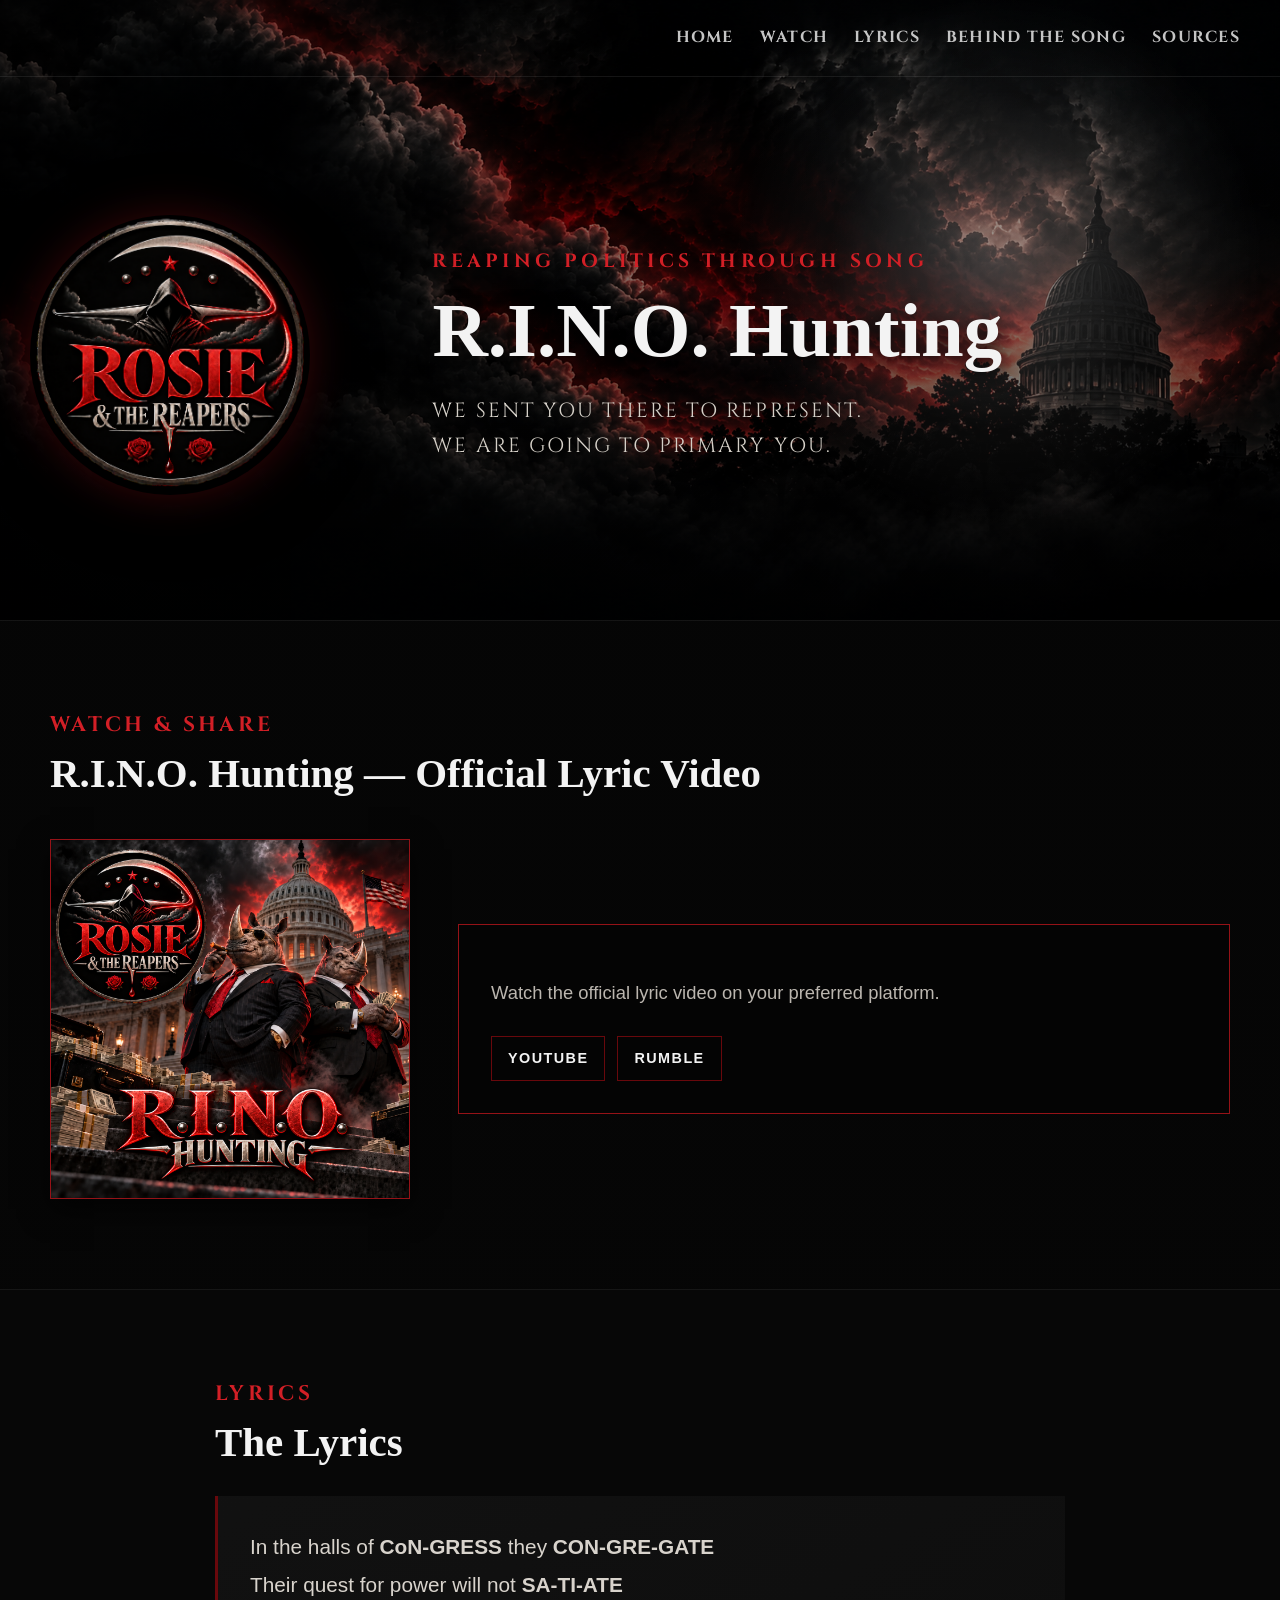
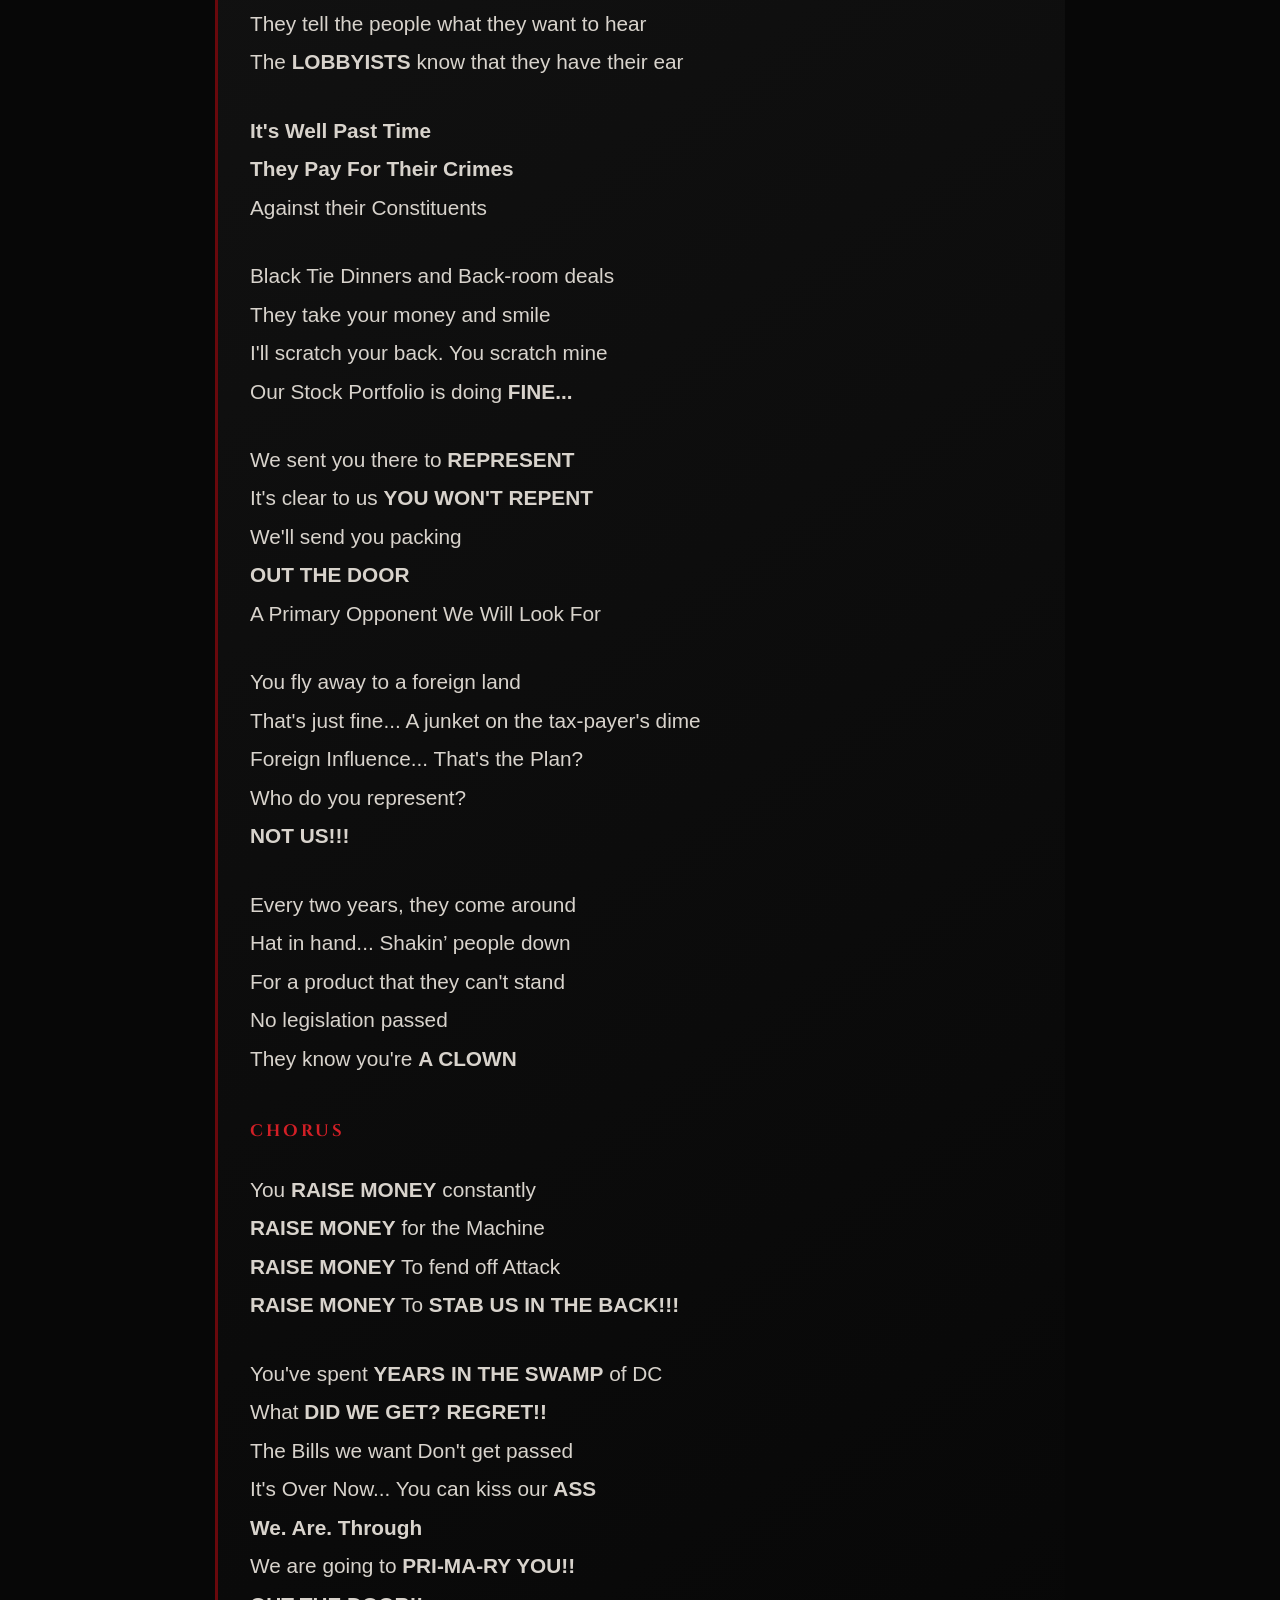
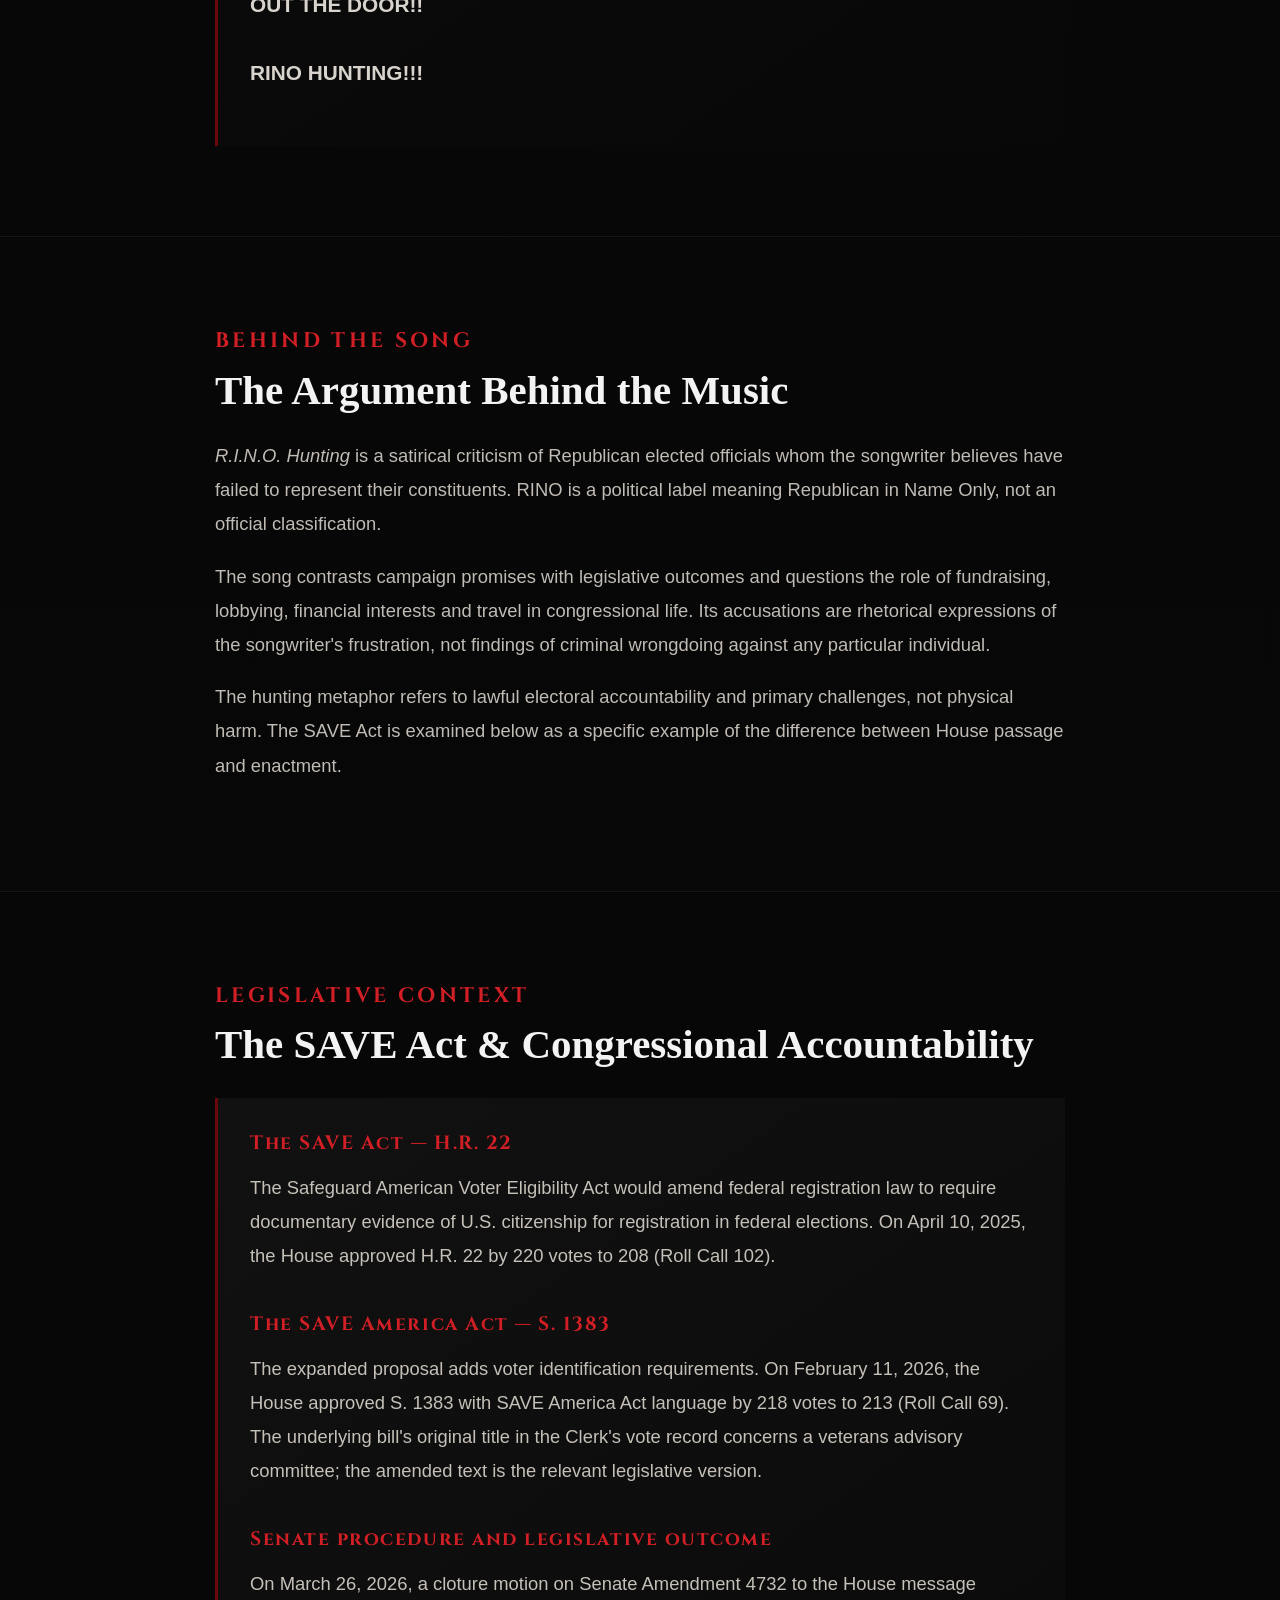
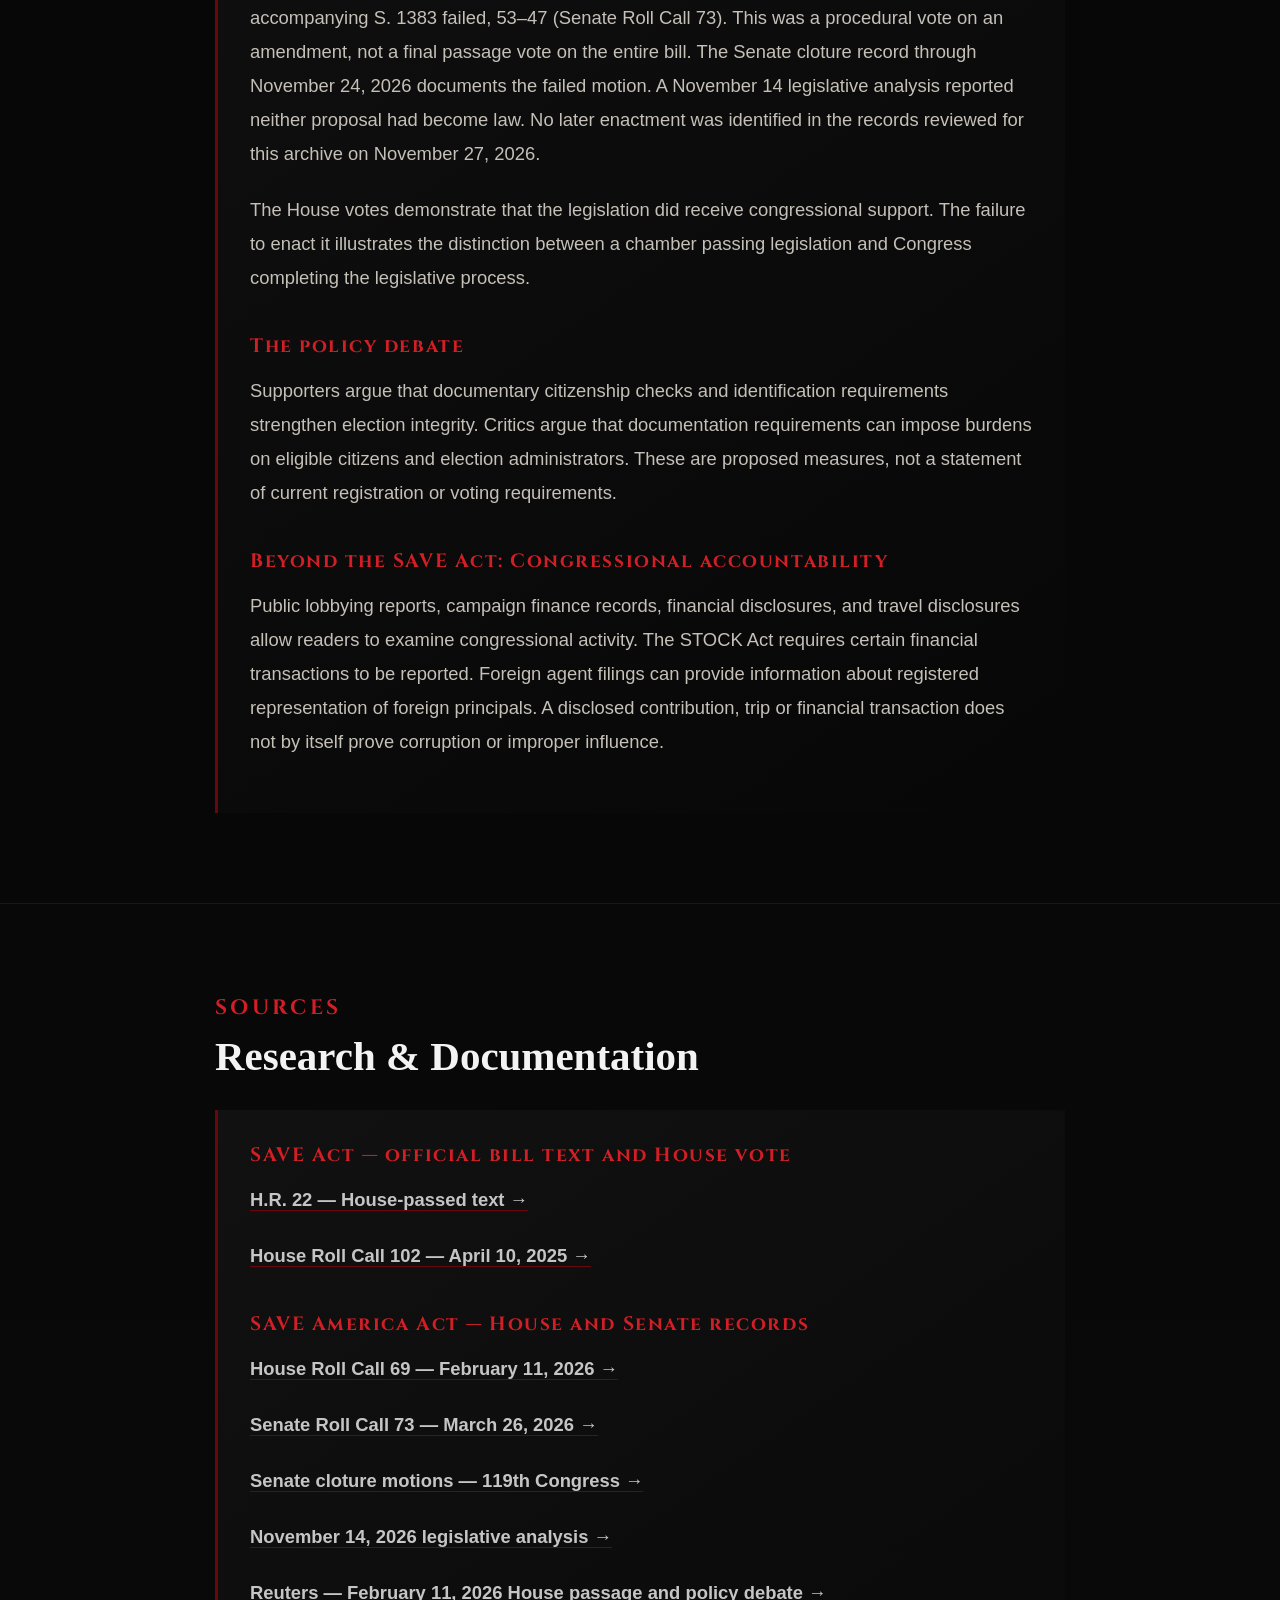
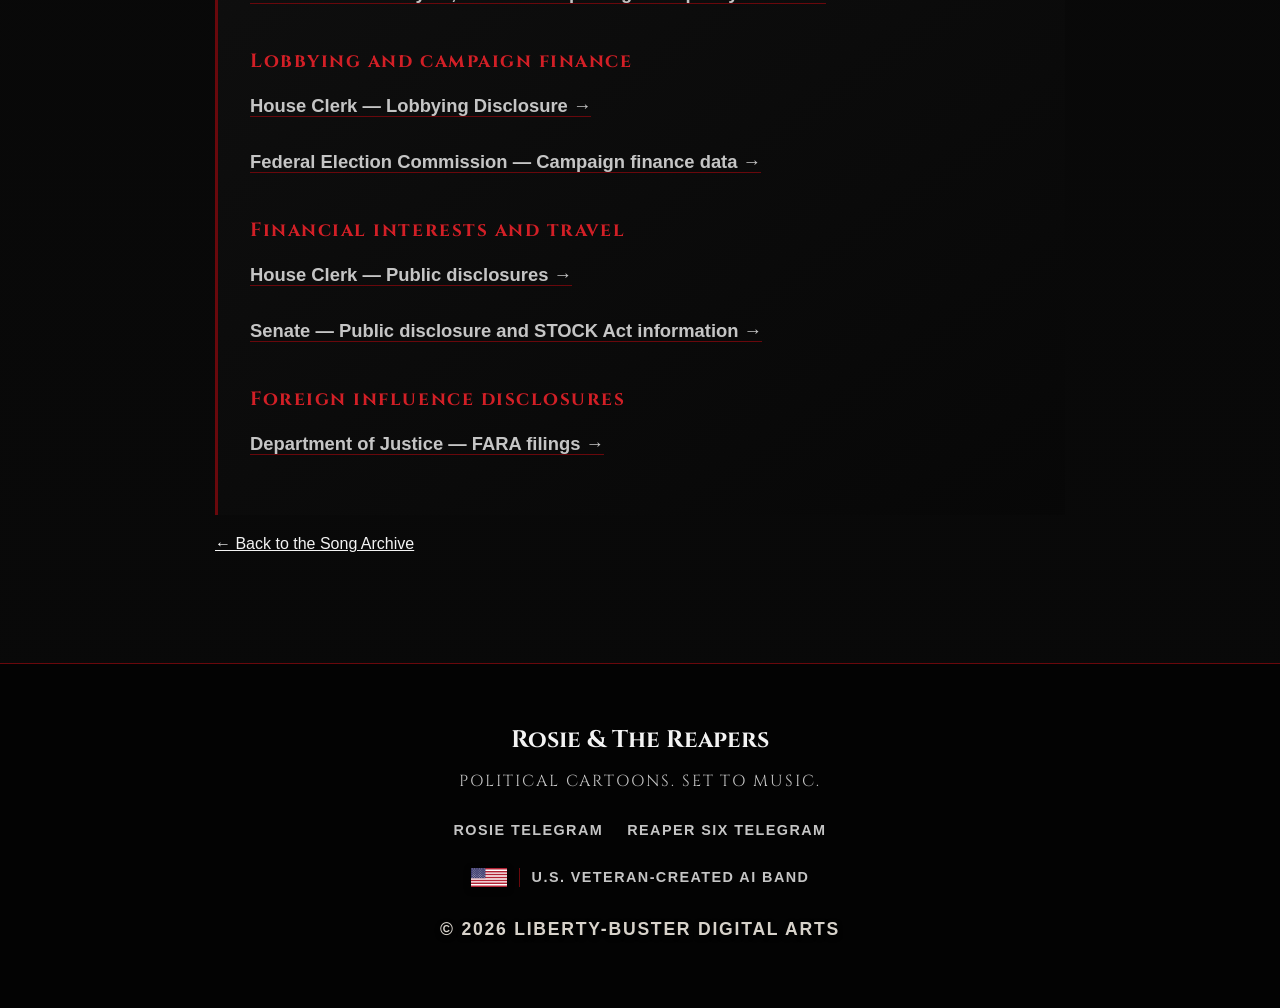
<file: songs/rino-hunting.html>
<!DOCTYPE html>

<html lang="en">
<head>
<meta charset="utf-8"/>
<meta content="width=device-width, initial-scale=1.0" name="viewport"/>
<title>R.I.N.O. Hunting | Rosie &amp; The Reapers</title>
<meta content="R.I.N.O. Hunting — official lyric video, lyrics, SAVE Act legislative case study and congressional accountability resources." name="description"/>
<link href="https://fonts.googleapis.com" rel="preconnect"/>
<link crossorigin="" href="https://fonts.gstatic.com" rel="preconnect"/>
<link href="https://fonts.googleapis.com/css2?family=Cinzel:wght@500;600;700&amp;display=swap" rel="stylesheet"/>
<link href="../styles.css" rel="stylesheet"/>
</head>
<body>
<header class="site-header">
<div class="header-inner">
<nav aria-label="Main navigation" class="main-nav">
<a href="../index.html">
      Home
     </a>
<a href="#watch">
      Watch
     </a>
<a href="#lyrics">
      Lyrics
     </a>
<a href="#behind">
      Behind the Song
     </a>
<a href="#sources">
      Sources
     </a>
</nav>
</div>
</header>
<main>
<!-- =========================================
       SONG HERO
       ========================================= -->
<section class="song-hero">
<div class="song-hero-atmosphere">
</div>
<div class="song-hero-overlay">
</div>
<div class="song-hero-content">
<div class="song-brand">
<a href="../index.html">
<img alt="Rosie &amp; The Reapers" class="song-brand-logo" src="../assets/rosie-reapers-original.png"/>
</a>
</div>
<div class="song-heading">
<p class="song-category">Reaping Politics Through Song</p>
<h1>R.I.N.O. Hunting</h1>
<p class="song-caption">We Sent You There to Represent.<br/>We Are Going to Primary You.</p>
</div>
</div>
</section>
<!-- =========================================
       LISTEN
       ========================================= -->
<section class="song-section" id="watch">
<div class="song-section-inner">
<p class="section-label">
      WATCH &amp; SHARE
     </p>
<h2>R.I.N.O. Hunting — Official Lyric Video</h2>
<div class="song-media-grid">
<div class="song-cover">
<img alt="R.I.N.O. Hunting satirical cover artwork featuring rhinoceros characters outside the Capitol" src="../assets/rino-hunting-cover-art.png"/>
</div>
<div class="listen-panel">
<p>Watch the official lyric video on your preferred platform.</p>
<div class="dsp-links">
<a href="https://www.youtube.com/watch?v=fyqSivjs9n0" rel="noopener noreferrer" target="_blank">
         YouTube
        </a>
<a href="https://rumble.com/v7g37iq-r.i.n.o.-hunting-rosie-and-the-reapers-official-lyric-video.html" rel="noopener noreferrer" target="_blank">
         Rumble
        </a>
</div>
</div>
</div>
</div>
</section>
<!-- =========================================
       LYRICS
       ========================================= -->
<section class="song-section song-section-dark" id="lyrics">
<div class="song-section-inner song-text-column">
<p class="section-label">
      LYRICS
     </p>
<h2>
      The Lyrics
     </h2>
<div class="lyrics-panel"><div class="lyric-stanza"><p>In the halls of <strong>CoN-GRESS</strong> they <strong>CON-GRE-GATE</strong><br/>Their quest for power will not <strong>SA-TI-ATE</strong><br/>
They tell the people what they want to hear<br/>
The <strong>LOBBYISTS</strong> know that they have their ear</p></div><div class="lyric-stanza"><p><strong>It's Well Past Time</strong><br/>
<strong>They Pay For Their Crimes</strong><br/>
Against their Constituents</p></div><div class="lyric-stanza"><p>Black Tie Dinners and Back-room deals<br/>
They take your money and smile<br/>
I'll scratch your back. You scratch mine<br/>
Our Stock Portfolio is doing <strong>FINE...</strong></p></div><div class="lyric-stanza"><p>We sent you there to <strong>REPRESENT</strong><br/>
It's clear to us <strong>YOU WON'T REPENT</strong><br/>
We'll send you packing<br/>
<strong>OUT THE DOOR</strong><br/>
A Primary Opponent We Will Look For</p></div><div class="lyric-stanza"><p>You fly away to a foreign land<br/>
That's just fine... A junket on the tax-payer's dime<br/>
Foreign Influence... That's the Plan?<br/>
Who do you represent?<br/>
<strong>NOT US!!!</strong></p></div><div class="lyric-stanza"><p>Every two years, they come around<br/>
Hat in hand... Shakin’ people down<br/>
For a product that they can't stand<br/>
No legislation passed<br/>
They know you're <strong>A CLOWN</strong></p></div><p class="lyric-section-label">Chorus</p><div class="lyric-stanza"><p>You <strong>RAISE MONEY</strong> constantly<br/>
<strong>RAISE MONEY</strong> for the Machine<br/>
<strong>RAISE MONEY</strong> To fend off Attack<br/>
<strong>RAISE MONEY</strong> To <strong>STAB US IN THE BACK!!!</strong></p></div><div class="lyric-stanza"><p>You've spent <strong>YEARS IN THE SWAMP</strong> of DC<br/>What <strong>DID WE GET? REGRET!!</strong><br/>
The Bills we want  Don't get passed<br/>
It's Over Now... You can kiss our <strong>ASS</strong><br/><strong>We. Are. Through</strong><br/>
We are going to <strong>PRI-MA-RY YOU!!</strong><br/>
<strong>OUT THE DOOR!!</strong></p></div><div class="lyric-stanza"><p><strong>RINO HUNTING!!!</strong></p></div></div>
</div>
</section>
<!-- =========================================
       BEHIND THE SONG
       ========================================= -->
<section class="song-section" id="behind">
<div class="song-section-inner song-text-column">
<p class="section-label">
      BEHIND THE SONG
     </p>
<h2>
      The Argument Behind the Music
     </h2>
<div class="song-body-copy"><p><em>R.I.N.O. Hunting</em> is a satirical criticism of Republican elected officials whom the songwriter believes have failed to represent their constituents. RINO is a political label meaning Republican in Name Only, not an official classification.</p><p>The song contrasts campaign promises with legislative outcomes and questions the role of fundraising, lobbying, financial interests and travel in congressional life. Its accusations are rhetorical expressions of the songwriter's frustration, not findings of criminal wrongdoing against any particular individual.</p><p>The hunting metaphor refers to lawful electoral accountability and primary challenges, not physical harm. The SAVE Act is examined below as a specific example of the difference between House passage and enactment.</p></div>
</div>
</section>
<!-- =========================================
     HISTORICAL REFERENCES
     ========================================= -->
<section class="song-section song-section-dark">
<div class="song-section-inner song-text-column">
<p class="section-label">LEGISLATIVE CONTEXT</p>
<h2>The SAVE Act &amp; Congressional Accountability</h2>
<div class="reference-panel"><h3>The SAVE Act — H.R. 22</h3><p>The Safeguard American Voter Eligibility Act would amend federal registration law to require documentary evidence of U.S. citizenship for registration in federal elections. On April 10, 2025, the House approved H.R. 22 by 220 votes to 208 (Roll Call 102).</p><h3>The SAVE America Act — S. 1383</h3><p>The expanded proposal adds voter identification requirements. On February 11, 2026, the House approved S. 1383 with SAVE America Act language by 218 votes to 213 (Roll Call 69). The underlying bill's original title in the Clerk's vote record concerns a veterans advisory committee; the amended text is the relevant legislative version.</p><h3>Senate procedure and legislative outcome</h3><p>On March 26, 2026, a cloture motion on Senate Amendment 4732 to the House message accompanying S. 1383 failed, 53–47 (Senate Roll Call 73). This was a procedural vote on an amendment, not a final passage vote on the entire bill. The Senate cloture record through November 24, 2026 documents the failed motion. A November 14 legislative analysis reported neither proposal had become law. No later enactment was identified in the records reviewed for this archive on November 27, 2026.</p><p>The House votes demonstrate that the legislation did receive congressional support. The failure to enact it illustrates the distinction between a chamber passing legislation and Congress completing the legislative process.</p><h3>The policy debate</h3><p>Supporters argue that documentary citizenship checks and identification requirements strengthen election integrity. Critics argue that documentation requirements can impose burdens on eligible citizens and election administrators. These are proposed measures, not a statement of current registration or voting requirements.</p><h3>Beyond the SAVE Act: Congressional accountability</h3><p>Public lobbying reports, campaign finance records, financial disclosures, and travel disclosures allow readers to examine congressional activity. The STOCK Act requires certain financial transactions to be reported. Foreign agent filings can provide information about registered representation of foreign principals. A disclosed contribution, trip or financial transaction does not by itself prove corruption or improper influence.</p></div>
</div>
</section>
<!-- =========================================
     SOURCES
     ========================================= -->
<section class="song-section" id="sources">
<div class="song-section-inner song-text-column">
<p class="section-label">
      SOURCES
     </p>
<h2>
      Research &amp; Documentation
     </h2>
<div class="sources-panel"><h3>SAVE Act — official bill text and House vote</h3><p><a href="https://www.govinfo.gov/content/pkg/BILLS-119hr22eh/html/BILLS-119hr22eh.htm" rel="noopener noreferrer" target="_blank">H.R. 22 — House-passed text →</a></p><p><a href="https://clerk.house.gov/Votes/2025102" rel="noopener noreferrer" target="_blank">House Roll Call 102 — April 10, 2025 →</a></p><h3>SAVE America Act — House and Senate records</h3><p><a href="https://clerk.house.gov/Votes/202669" rel="noopener noreferrer" target="_blank">House Roll Call 69 — February 11, 2026 →</a></p><p><a href="https://www.senate.gov/legislative/LIS/roll_call_votes/vote1192/vote_119_2_00073.htm" rel="noopener noreferrer" target="_blank">Senate Roll Call 73 — March 26, 2026 →</a></p><p><a href="https://www.senate.gov/legislative/cloture/119.htm" rel="noopener noreferrer" target="_blank">Senate cloture motions — 119th Congress →</a></p><p><a href="https://glaagency.org/2026/11/14/save-act-save-america-act-legislative-analysis-2026/" rel="noopener noreferrer" target="_blank">November 14, 2026 legislative analysis →</a></p><p><a href="https://www.reuters.com/legal/government/us-house-consider-new-election-restrictions-ahead-november-midterms-2026-02-11/" rel="noopener noreferrer" target="_blank">Reuters — February 11, 2026 House passage and policy debate →</a></p><h3>Lobbying and campaign finance</h3><p><a href="https://lobbyingdisclosure.house.gov/" rel="noopener noreferrer" target="_blank">House Clerk — Lobbying Disclosure →</a></p><p><a href="https://www.fec.gov/data/" rel="noopener noreferrer" target="_blank">Federal Election Commission — Campaign finance data →</a></p><h3>Financial interests and travel</h3><p><a href="https://disclosures-clerk.house.gov/PublicDisclosure" rel="noopener noreferrer" target="_blank">House Clerk — Public disclosures →</a></p><p><a href="https://www.senate.gov/legislative/Public_Disclosure/financial-disclosure.htm" rel="noopener noreferrer" target="_blank">Senate — Public disclosure and STOCK Act information →</a></p><h3>Foreign influence disclosures</h3><p><a href="https://www.justice.gov/nsd-fara/browsesearch-filings" rel="noopener noreferrer" target="_blank">Department of Justice — FARA filings →</a></p></div>
<p>
<a href="../index.html#music">
       ← Back to the Song Archive
      </a>
</p>
</div>
</section>
</main>
<footer class="site-footer">
<p class="footer-brand">
    Rosie &amp; The Reapers
   </p>
<p class="footer-tagline">
    Political Cartoons. Set to Music.
   </p>
<div class="footer-social-links">
<a href="https://t.me/rosiereapers" rel="noopener noreferrer" target="_blank">
     Rosie Telegram
    </a>
<a href="https://t.me/reapersix" rel="noopener noreferrer" target="_blank">
     Reaper Six Telegram
    </a>
</div>
<div class="veteran-badge">
<span aria-hidden="true" class="veteran-flag">
</span>
<span aria-hidden="true" class="veteran-divider">
</span>
<span>
     U.S. Veteran-Created AI Band
    </span>
</div>
<p class="copyright">
    © 2026 Liberty-Buster Digital Arts
   </p>
</footer>
</body>
</html>
</file>
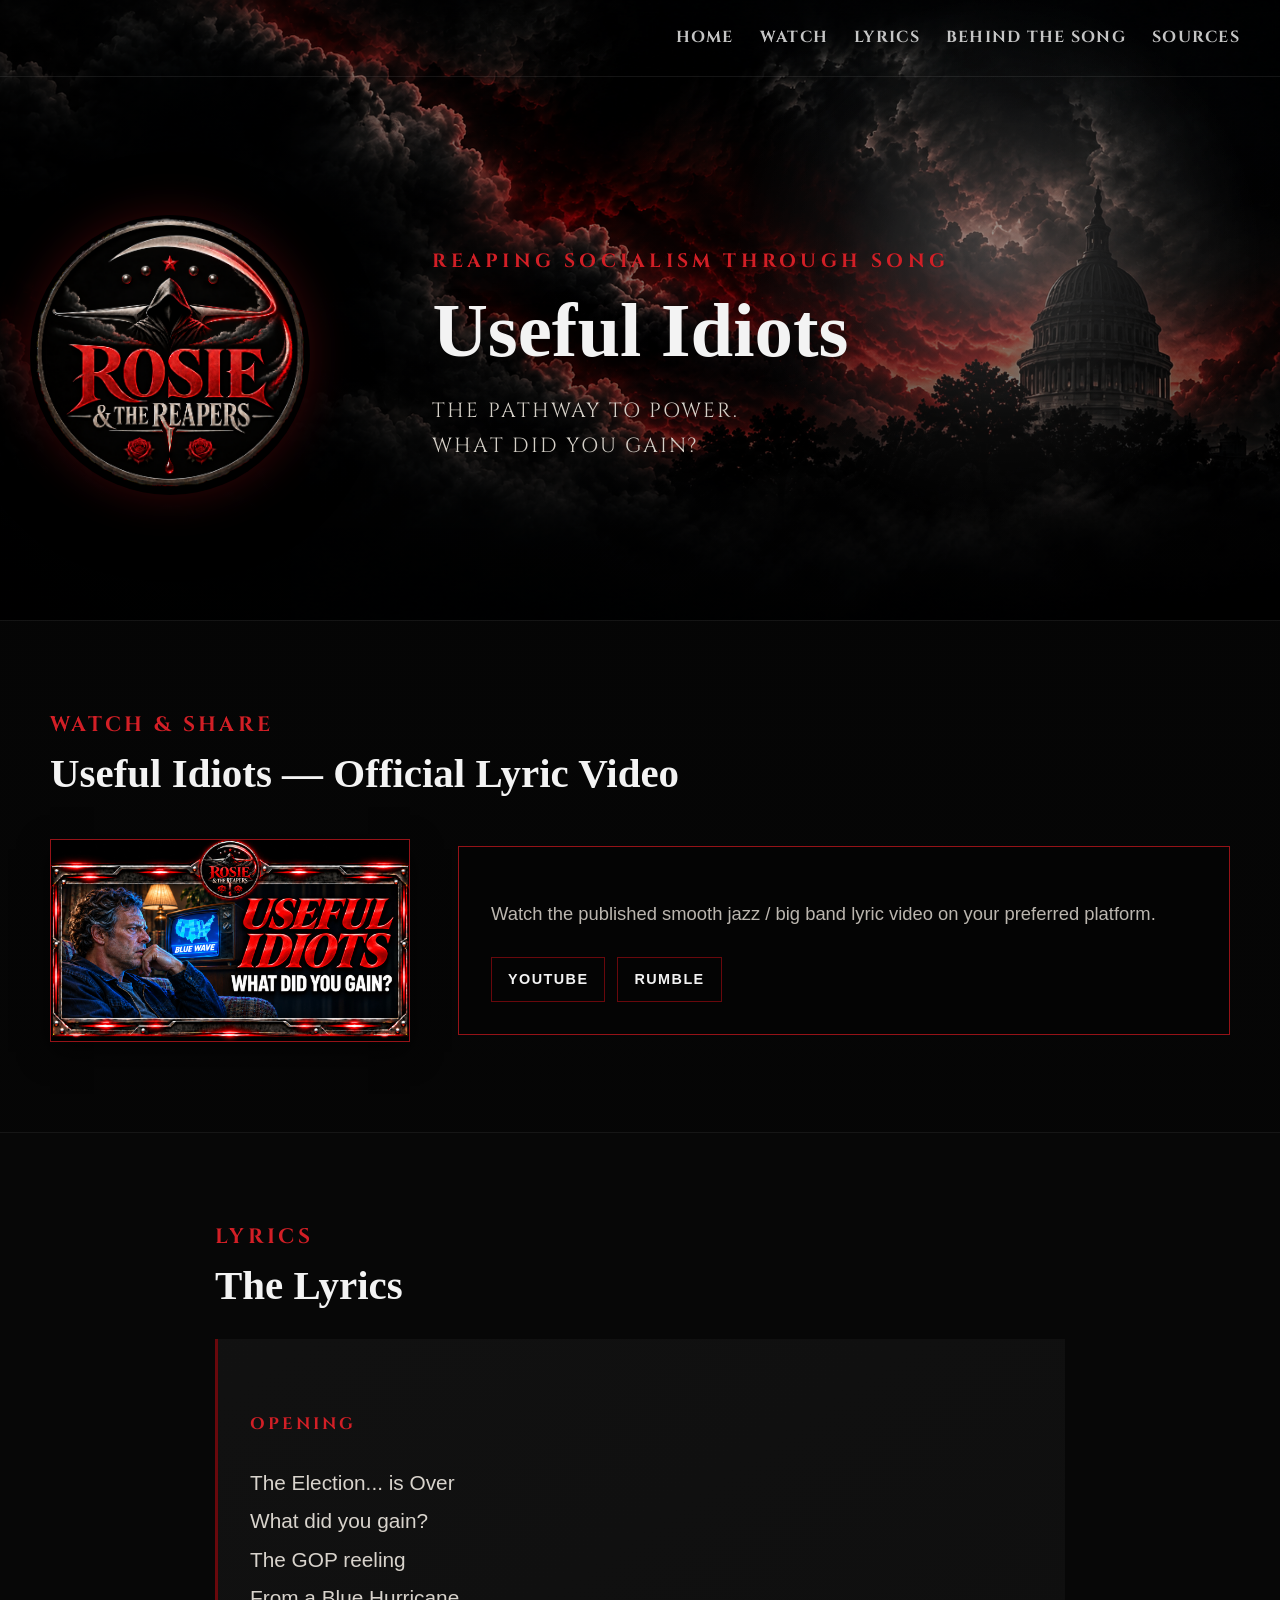
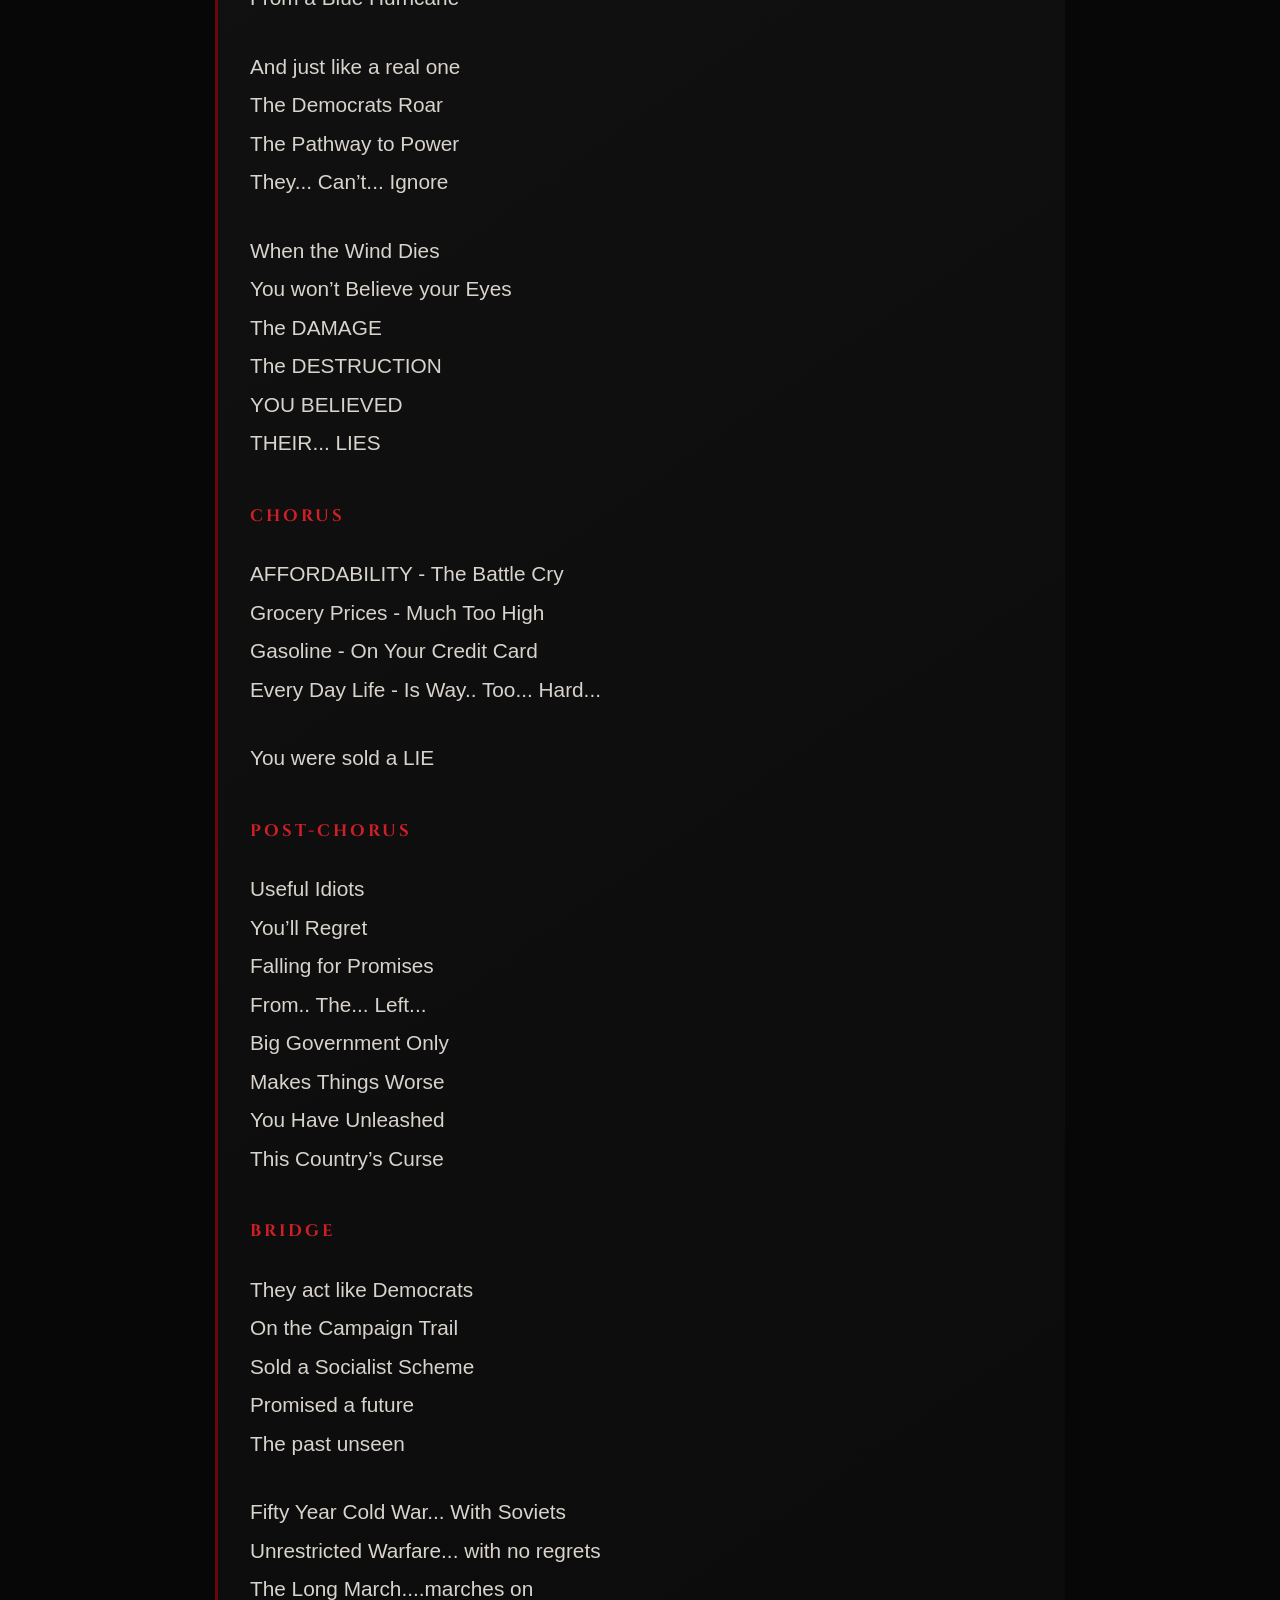
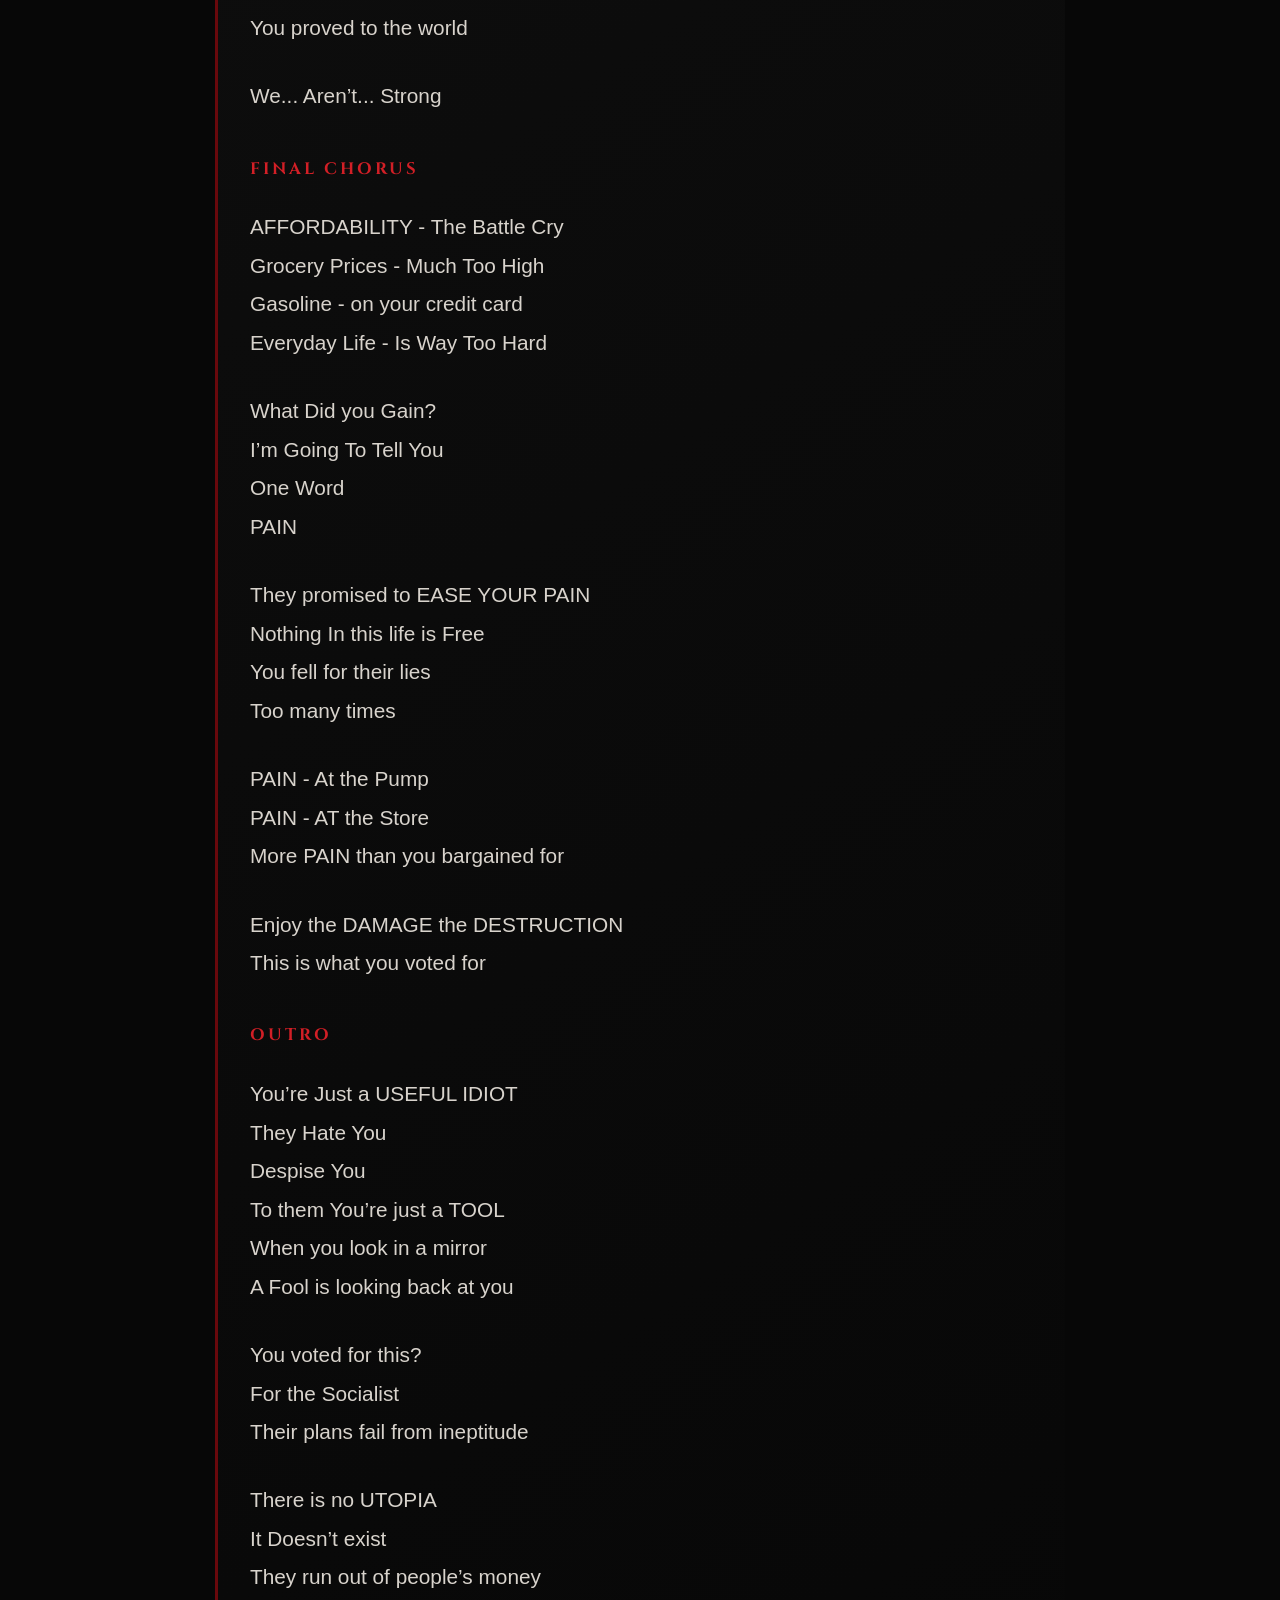
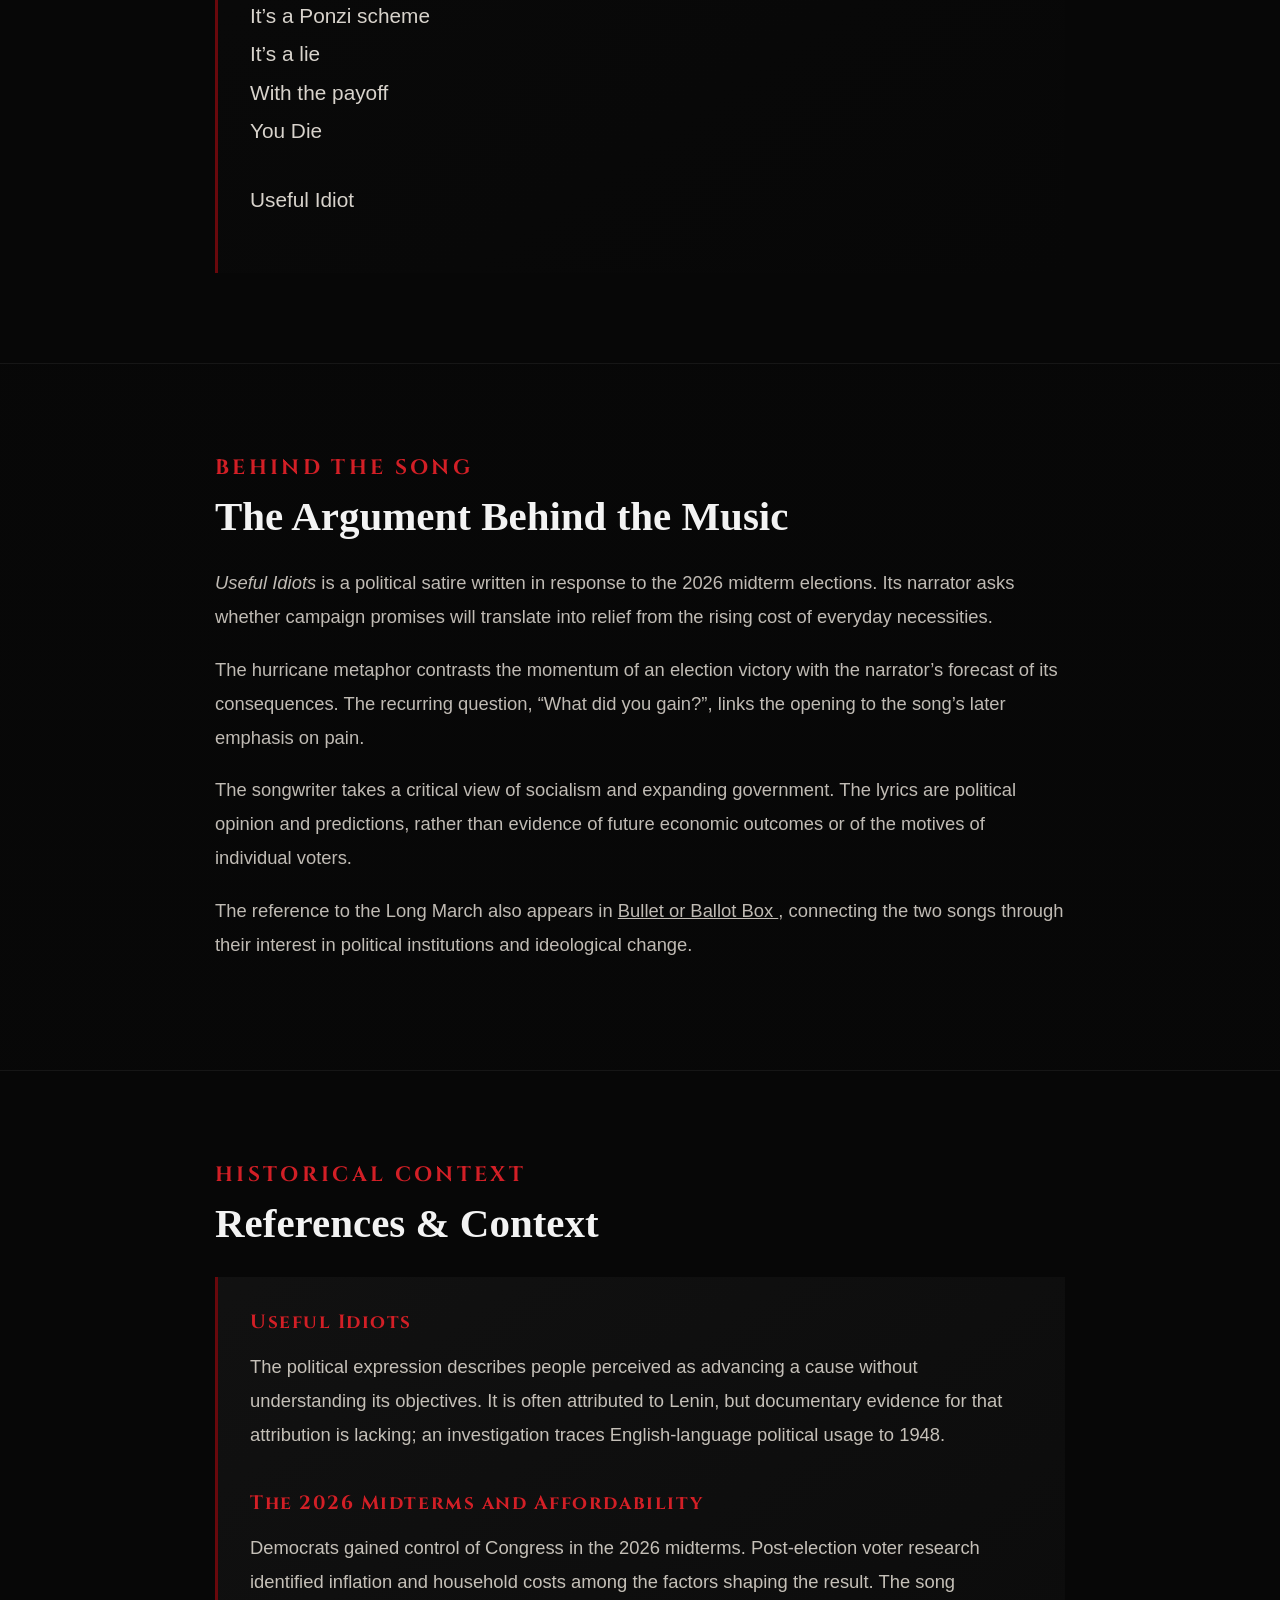
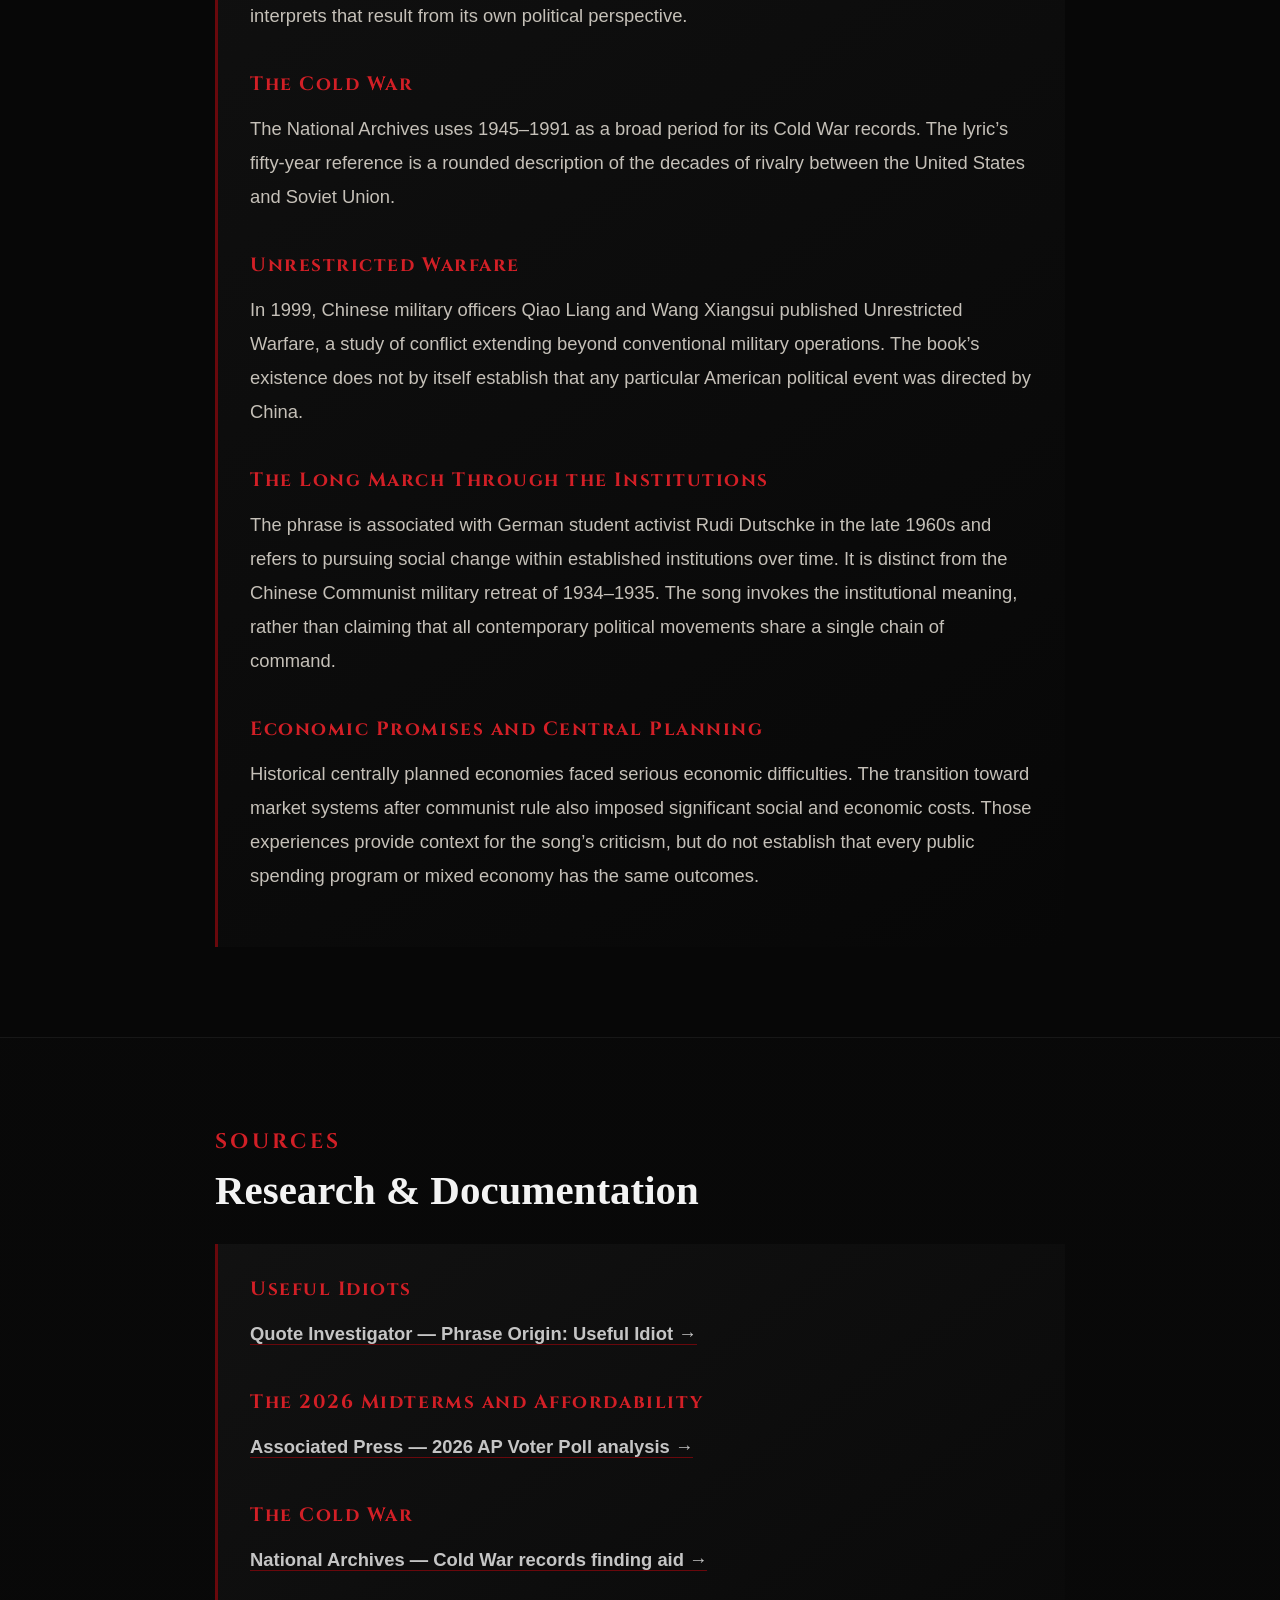
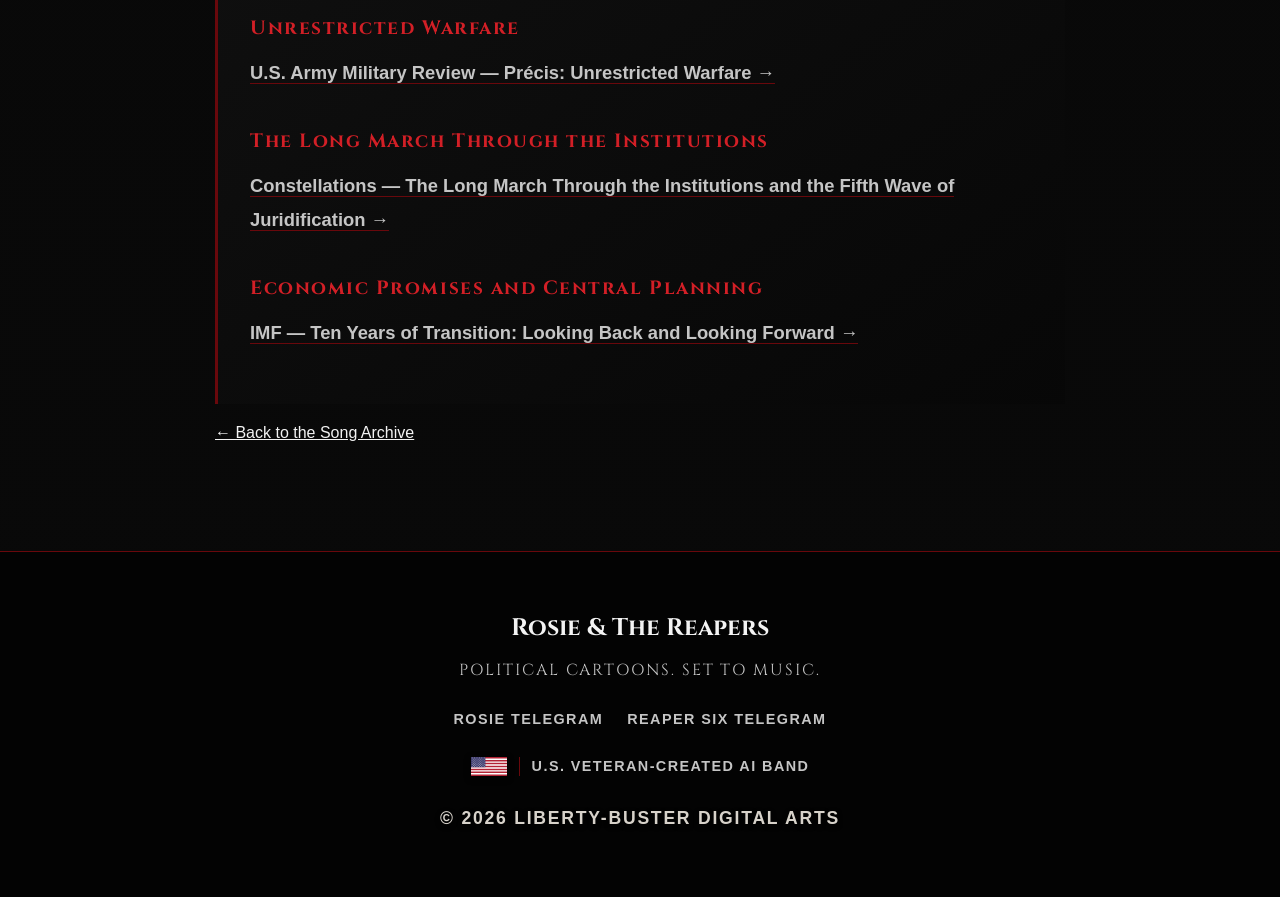
<file: songs/useful-idiots.html>
<!DOCTYPE html>
<html lang="en">
 <head>
  <meta charset="utf-8"/>
  <meta content="width=device-width, initial-scale=1.0" name="viewport"/>
  <title>
   Useful Idiots | Rosie &amp; The Reapers
  </title>
  <meta content="Useful Idiots — official lyric video, lyrics, historical context and sources." name="description"/>
  <link href="https://fonts.googleapis.com" rel="preconnect"/>
  <link crossorigin="" href="https://fonts.gstatic.com" rel="preconnect"/>
  <link href="https://fonts.googleapis.com/css2?family=Cinzel:wght@500;600;700&amp;display=swap" rel="stylesheet"/>
  <link href="../styles.css" rel="stylesheet"/>
 </head>
 <body>
  <header class="site-header">
   <div class="header-inner">
    <nav aria-label="Main navigation" class="main-nav">
     <a href="../index.html">
      Home
     </a>
     <a href="#watch">
      Watch
     </a>
     <a href="#lyrics">
      Lyrics
     </a>
     <a href="#behind">
      Behind the Song
     </a>
     <a href="#sources">
      Sources
     </a>
    </nav>
   </div>
  </header>
  <main>
   <!-- =========================================
       SONG HERO
       ========================================= -->
   <section class="song-hero">
    <div class="song-hero-atmosphere">
    </div>
    <div class="song-hero-overlay">
    </div>
    <div class="song-hero-content">
     <div class="song-brand">
      <a href="../index.html">
       <img alt="Rosie &amp; The Reapers" class="song-brand-logo" src="../assets/rosie-reapers-original.png"/>
      </a>
     </div>
     <div class="song-heading">
      <p class="song-category">
       Reaping Socialism Through Song
      </p>
      <h1>
       Useful Idiots
      </h1>
      <p class="song-caption">
       The Pathway to Power.
       <br/>
       What Did You Gain?
      </p>
     </div>
    </div>
   </section>
   <!-- =========================================
       LISTEN
       ========================================= -->
   <section class="song-section" id="watch">
    <div class="song-section-inner">
     <p class="section-label">
      WATCH &amp; SHARE
     </p>
     <h2>
      Useful Idiots — Official Lyric Video
     </h2>
     <div class="song-media-grid">
      <div class="song-cover">
       <img alt="Useful Idiots election night artwork" src="../assets/useful-idiots-cover-art.jpg"/>
      </div>
      <div class="listen-panel">
       <p>
        Watch the published smooth jazz / big band lyric video on your preferred platform.
       </p>
       <div class="dsp-links">
        <a href="https://www.youtube.com/watch?v=ZocOqphw_aU" rel="noopener noreferrer" target="_blank">
         YouTube
        </a>
        <a href="https://rumble.com/v7id1js-useful-idiots-rosie-and-the-reapers-official-lyric-video.html" rel="noopener noreferrer" target="_blank">
         Rumble
        </a>
       </div>
      </div>
     </div>
    </div>
   </section>
   <!-- =========================================
       LYRICS
       ========================================= -->
   <section class="song-section song-section-dark" id="lyrics">
    <div class="song-section-inner song-text-column">
     <p class="section-label">
      LYRICS
     </p>
     <h2>
      The Lyrics
     </h2>
     <div class="lyrics-panel">
      <p class="lyric-section-label">
       Opening
      </p>
      <div class="lyric-stanza">
       <p>
        The Election... is Over
        <br/>
        What did you gain?
        <br/>
        The GOP reeling
        <br/>
        From a Blue Hurricane
       </p>
      </div>
      <div class="lyric-stanza">
       <p>
        And just like a real one
        <br/>
        The Democrats Roar
        <br/>
        The Pathway to Power
        <br/>
        They... Can’t... Ignore
       </p>
      </div>
      <div class="lyric-stanza">
       <p>
        When the Wind Dies
        <br/>
        You won’t Believe your Eyes
        <br/>
        The DAMAGE
        <br/>
        The DESTRUCTION
        <br/>
        YOU BELIEVED
        <br/>
        THEIR... LIES
       </p>
      </div>
      <p class="lyric-section-label">
       Chorus
      </p>
      <div class="lyric-stanza">
       <p>
        AFFORDABILITY - The Battle Cry
        <br/>
        Grocery Prices - Much Too High
        <br/>
        Gasoline - On Your Credit Card
        <br/>
        Every Day Life - Is Way.. Too... Hard...
       </p>
      </div>
      <div class="lyric-stanza">
       <p>
        You were sold a LIE
       </p>
      </div>
      <p class="lyric-section-label">
       Post-Chorus
      </p>
      <div class="lyric-stanza">
       <p>
        Useful Idiots
        <br/>
        You’ll Regret
        <br/>
        Falling for Promises
        <br/>
        From.. The... Left...
        <br/>
        Big Government Only
        <br/>
        Makes Things Worse
        <br/>
        You Have Unleashed
        <br/>
        This Country’s Curse
       </p>
      </div>
      <p class="lyric-section-label">
       Bridge
      </p>
      <div class="lyric-stanza">
       <p>
        They act like Democrats
        <br/>
        On the Campaign Trail
        <br/>
        Sold a Socialist Scheme
        <br/>
        Promised a future
        <br/>
        The past unseen
       </p>
      </div>
      <div class="lyric-stanza">
       <p>
        Fifty Year Cold War... With Soviets
        <br/>
        Unrestricted Warfare... with no regrets
        <br/>
        The Long March....marches on
        <br/>
        You proved to the world
       </p>
      </div>
      <div class="lyric-stanza">
       <p>
        We... Aren’t... Strong
       </p>
      </div>
      <p class="lyric-section-label">
       Final Chorus
      </p>
      <div class="lyric-stanza">
       <p>
        AFFORDABILITY - The Battle Cry
        <br/>
        Grocery Prices - Much Too High
        <br/>
        Gasoline - on your credit card
        <br/>
        Everyday Life - Is Way Too Hard
       </p>
      </div>
      <div class="lyric-stanza">
       <p>
        What Did you Gain?
        <br/>
        I’m Going To Tell You
        <br/>
        One Word
        <br/>
        PAIN
       </p>
      </div>
      <div class="lyric-stanza">
       <p>
        They promised to EASE YOUR PAIN
        <br/>
        Nothing In this life is Free
        <br/>
        You fell for their lies
        <br/>
        Too many times
       </p>
      </div>
      <div class="lyric-stanza">
       <p>
        PAIN - At the Pump
        <br/>
        PAIN - AT the Store
        <br/>
        More PAIN than you bargained for
       </p>
      </div>
      <div class="lyric-stanza">
       <p>
        Enjoy the DAMAGE the DESTRUCTION
        <br/>
        This is what you voted for
       </p>
      </div>
      <p class="lyric-section-label">
       Outro
      </p>
      <div class="lyric-stanza">
       <p>
        You’re Just a USEFUL IDIOT
        <br/>
        They Hate You
        <br/>
        Despise You
        <br/>
        To them You’re just a TOOL
        <br/>
        When you look in a mirror
        <br/>
        A Fool is looking back at you
       </p>
      </div>
      <div class="lyric-stanza">
       <p>
        You voted for this?
        <br/>
        For the Socialist
        <br/>
        Their plans fail from ineptitude
       </p>
      </div>
      <div class="lyric-stanza">
       <p>
        There is no UTOPIA
        <br/>
        It Doesn’t exist
        <br/>
        They run out of people’s money
        <br/>
        It’s a Ponzi scheme
        <br/>
        It’s a lie
        <br/>
        With the payoff
        <br/>
        You Die
       </p>
      </div>
      <div class="lyric-stanza">
       <p>
        Useful Idiot
       </p>
      </div>
     </div>
    </div>
   </section>
   <!-- =========================================
       BEHIND THE SONG
       ========================================= -->
   <section class="song-section" id="behind">
    <div class="song-section-inner song-text-column">
     <p class="section-label">
      BEHIND THE SONG
     </p>
     <h2>
      The Argument Behind the Music
     </h2>
     <div class="song-body-copy">
      <p>
       <em>
        Useful Idiots
       </em>
       is a political satire written in response to the 2026 midterm elections. Its narrator asks whether campaign promises will translate into relief from the rising cost of everyday necessities.
      </p>
      <p>
       The hurricane metaphor contrasts the momentum of an election victory with the narrator’s forecast of its consequences. The recurring question, “What did you gain?”, links the opening to the song’s later emphasis on pain.
      </p>
      <p>
       The songwriter takes a critical view of socialism and expanding government. The lyrics are political opinion and predictions, rather than evidence of future economic outcomes or of the motives of individual voters.
      </p>
      <p>
       The reference to the Long March also appears in
       <a href="bullet-or-ballot-box.html">
        Bullet or Ballot Box
       </a>
       , connecting the two songs through their interest in political institutions and ideological change.
      </p>
     </div>
    </div>
   </section>
   <!-- =========================================
     HISTORICAL REFERENCES
     ========================================= -->
   <section class="song-section song-section-dark">
    <div class="song-section-inner song-text-column">
     <p class="section-label">
      HISTORICAL CONTEXT
     </p>
     <h2>
      References &amp; Context
     </h2>
     <div class="reference-panel">
      <h3>
       Useful Idiots
      </h3>
      <p>
       The political expression describes people perceived as advancing a cause without understanding its objectives. It is often attributed to Lenin, but documentary evidence for that attribution is lacking; an investigation traces English-language political usage to 1948.
      </p>
      <h3>
       The 2026 Midterms and Affordability
      </h3>
      <p>
       Democrats gained control of Congress in the 2026 midterms. Post-election voter research identified inflation and household costs among the factors shaping the result. The song interprets that result from its own political perspective.
      </p>
      <h3>
       The Cold War
      </h3>
      <p>
       The National Archives uses 1945–1991 as a broad period for its Cold War records. The lyric’s fifty-year reference is a rounded description of the decades of rivalry between the United States and Soviet Union.
      </p>
      <h3>
       Unrestricted Warfare
      </h3>
      <p>
       In 1999, Chinese military officers Qiao Liang and Wang Xiangsui published Unrestricted Warfare, a study of conflict extending beyond conventional military operations. The book’s existence does not by itself establish that any particular American political event was directed by China.
      </p>
      <h3>
       The Long March Through the Institutions
      </h3>
      <p>
       The phrase is associated with German student activist Rudi Dutschke in the late 1960s and refers to pursuing social change within established institutions over time. It is distinct from the Chinese Communist military retreat of 1934–1935. The song invokes the institutional meaning, rather than claiming that all contemporary political movements share a single chain of command.
      </p>
      <h3>
       Economic Promises and Central Planning
      </h3>
      <p>
       Historical centrally planned economies faced serious economic difficulties. The transition toward market systems after communist rule also imposed significant social and economic costs. Those experiences provide context for the song’s criticism, but do not establish that every public spending program or mixed economy has the same outcomes.
      </p>
     </div>
    </div>
   </section>
   <!-- =========================================
     SOURCES
     ========================================= -->
   <section class="song-section" id="sources">
    <div class="song-section-inner song-text-column">
     <p class="section-label">
      SOURCES
     </p>
     <h2>
      Research &amp; Documentation
     </h2>
     <div class="sources-panel">
      <h3>
       Useful Idiots
      </h3>
      <p>
       <a href="https://quoteinvestigator.com/2019/08/22/useful-idiot/" rel="noopener noreferrer" target="_blank">
        Quote Investigator — Phrase Origin: Useful Idiot →
       </a>
      </p>
      <h3>
       The 2026 Midterms and Affordability
      </h3>
      <p>
       <a href="https://www.ap.org/news-highlights/elections/2026/how-trump-and-republicans-lost-the-2026-midterm-elections-according-to-the-ap-voter-poll/" rel="noopener noreferrer" target="_blank">
        Associated Press — 2026 AP Voter Poll analysis →
       </a>
      </p>
      <h3>
       The Cold War
      </h3>
      <p>
       <a href="https://www.archives.gov/research/foreign-policy/cold-war/ref-info-paper-107" rel="noopener noreferrer" target="_blank">
        National Archives — Cold War records finding aid →
       </a>
      </p>
      <h3>
       Unrestricted Warfare
      </h3>
      <p>
       <a href="https://www.armyupress.army.mil/journals/military-review/english-edition-archives/september-october-2019/precis-unrestricted-warfare/" rel="noopener noreferrer" target="_blank">
        U.S. Army Military Review — Précis: Unrestricted Warfare →
       </a>
      </p>
      <h3>
       The Long March Through the Institutions
      </h3>
      <p>
       <a href="https://onlinelibrary.wiley.com/doi/full/10.1111/1467-8675.12791" rel="noopener noreferrer" target="_blank">
        Constellations — The Long March Through the Institutions and the Fifth Wave of Juridification →
       </a>
      </p>
      <h3>
       Economic Promises and Central Planning
      </h3>
      <p>
       <a href="https://www.elibrary.imf.org/view/journals/024/2001/006/article-A001-en.xml" rel="noopener noreferrer" target="_blank">
        IMF — Ten Years of Transition: Looking Back and Looking Forward →
       </a>
      </p>
     </div>
     <p>
      <a href="../index.html#music">
       ← Back to the Song Archive
      </a>
     </p>
    </div>
   </section>
  </main>
  <footer class="site-footer">
   <p class="footer-brand">
    Rosie &amp; The Reapers
   </p>
   <p class="footer-tagline">
    Political Cartoons. Set to Music.
   </p>
   <div class="footer-social-links">
    <a href="https://t.me/rosiereapers" rel="noopener noreferrer" target="_blank">
     Rosie Telegram
    </a>
    <a href="https://t.me/reapersix" rel="noopener noreferrer" target="_blank">
     Reaper Six Telegram
    </a>
   </div>
   <div class="veteran-badge">
    <span aria-hidden="true" class="veteran-flag">
    </span>
    <span aria-hidden="true" class="veteran-divider">
    </span>
    <span>
     U.S. Veteran-Created AI Band
    </span>
   </div>
   <p class="copyright">
    © 2026 Liberty-Buster Digital Arts
   </p>
  </footer>
 </body>
</html>
</file>
<file: styles.css>
/* =========================================================
   ROSIE & THE REAPERS
   Global Design System
   ========================================================= */

:root {
  --black: #050505;
  --black-soft: #0c0c0c;
  --panel: #111111;

  --red: #b31217;
  --red-bright: #d21f26;
  --red-dark: #69080c;

  --silver: #c5c5c5;
  --steel: #8a8a8a;
  --white: #f3f3f3;

  --border-red: rgba(190, 22, 29, 0.78);

  --content-width: 1200px;
}


/* =========================================================
   RESET
   ========================================================= */

* {
  box-sizing: border-box;
}

html {
  scroll-behavior: smooth;
}

body {
  margin: 0;

  background:
    linear-gradient(
      to bottom,
      #050505,
      #090909
    );

  color: var(--white);

  font-family:
    Arial,
    Helvetica,
    sans-serif;

  line-height: 1.6;
}

a {
  color: inherit;
}


/* =========================================================
   HEADER
   ========================================================= */

.site-header {
  position: absolute;
  top: 0;
  left: 0;
  width: 100%;

  z-index: 10;

  border-bottom:
    1px solid rgba(255, 255, 255, 0.08);
}

.header-inner {
  width: min(
    calc(100% - 40px),
    var(--content-width)
  );

  margin: 0 auto;

  min-height: 76px;

  display: flex;
   
  align-items: center; 
   
  justify-content: flex-end;
   
  gap: 30px;
}

.site-name {
  color: var(--white);

  text-decoration: none;

  font-size: 1rem;

  font-weight: 700;

  letter-spacing: 0.12em;

  text-transform: uppercase;
}

.main-nav {
  display: flex;
  gap: 26px;

  font-family: "Cinzel", Georgia, serif;
  font-size: 1rem;
  font-weight: 700;

  letter-spacing: 0.08em;

  text-transform: uppercase;
}

.main-nav a {
  text-decoration: none;

  color: var(--silver);

  transition:
    color 0.2s ease;
}

.main-nav a:hover {
  color: var(--red-bright);
}


/* =========================================================
   HERO
   ========================================================= */

.hero {
  position: relative;
  min-height: 720px;

  display: flex;
  align-items: center;

  overflow: hidden;

  background: #030303;
}

.hero-atmosphere {
  position: absolute;
  inset: 0;

  background-image: url("assets/hero-capitol-bg.png");
  background-size: cover;
  background-position: center center;
  background-repeat: no-repeat;

  transform: scale(1.015);
}
    
.hero::before {
  content: "";

  position: absolute;
  inset: 0;

  z-index: 1;

  background:
    linear-gradient(
      to right,
      rgba(0, 0, 0, 0.22) 0%,
      rgba(0, 0, 0, 0.05) 35%,
      rgba(0, 0, 0, 0.08) 65%,
      rgba(0, 0, 0, 0.28) 100%
    ),
    linear-gradient(
      to bottom,
      rgba(0, 0, 0, 0.05) 0%,
      rgba(0, 0, 0, 0.08) 60%,
      rgba(0, 0, 0, 0.72) 100%
    );
}

.hero-overlay {
  position: absolute;
  inset: 0;

  z-index: 1;

  background:
    radial-gradient(
      ellipse at 50% 45%,
      transparent 30%,
      rgba(0, 0, 0, 0.18) 72%,
      rgba(0, 0, 0, 0.48) 100%
    );
}

.hero-content {
  position: relative;
  z-index: 2;

  width: min(calc(100% - 70px), 1650px);
  margin: 88px auto 0;

  display: grid;

  grid-template-columns:
    minmax(280px, 370px)
    minmax(520px, 1fr)
    minmax(180px, 220px);

  align-items: center;

  gap: clamp(70px, 7vw, 130px);
}
/* =========================================================
   HERO LOGO
   ========================================================= */

.hero-logo {
  grid-column: 1;
  grid-row: 1;

  display: flex;
  align-items: center;
  justify-content: flex-start;

  justify-self: start;
}

.hero-logo img {
  display: block;

  width: clamp(270px, 22vw, 360px);
  max-width: 100%;
  height: auto;

  border-radius: 50%;  

  filter:
    drop-shadow(0 0 22px rgba(190, 15, 20, 0.28))
    drop-shadow(0 12px 30px rgba(0, 0, 0, 0.85));
}

.hero-main {
  grid-column: 2;
  grid-row: 1;

  align-self: center;

  max-width: 780px;

  transform: translateY(-22px); 
}

.hero-sidecopy {
  grid-column: 3;
  grid-row: 1;

  justify-self: end;
  align-self: center;

  width: 190px;

  text-align: center;

  transform: translateX(24px);
}

/* hero typography */

/* =========================================================
   HERO WORDMARK IMAGE
   ========================================================= */

.hero-brand-lockup {
  width: 108%;
  transform: translate(-4%, -24px);
  text-align: center;
}

.hero-wordmark-image {
  margin-bottom: 10px;
}

.hero-wordmark-image img {
  display: block;
  width: 100%;
  max-width: 820px;
  height: auto;

  filter:
    drop-shadow(0 5px 8px rgba(0, 0, 0, 0.85))
    drop-shadow(0 10px 18px rgba(0, 0, 0, 0.55));
}

.hero-tagline {
  margin: 0 auto 18px;

  color: #f0ece5;

  font-family: "Cinzel", Georgia, serif;
  font-size: clamp(1rem, 1.35vw, 1.25rem);
  font-weight: 600;

  letter-spacing: 0.20em;
  line-height: 1.5;

  text-align: center;
  text-transform: uppercase;

  text-shadow:
    0 2px 5px rgba(0, 0, 0, 1),
    0 0 12px rgba(0, 0, 0, 0.9);
}

.hero-intro {
  max-width: 540px;

  margin: 0 0 26px;

  color: #d1ccc4;

  font-size: 1rem;
  font-weight: 500;

  line-height: 1.7;
  letter-spacing: 0.10em;

  text-transform: uppercase;

  text-shadow:
    0 2px 5px rgba(0, 0, 0, 1),
    0 0 10px rgba(0, 0, 0, 0.9);
}

.hero-button {
  display: inline-block;

  padding: 13px 25px;

  border: 1px solid var(--red-bright);

  background: rgba(0, 0, 0, 0.28);

  color: var(--white);

  text-decoration: none;
  text-transform: uppercase;

  letter-spacing: 0.15em;

  font-size: 0.82rem;
  font-weight: 700;

  text-shadow:
    0 2px 4px rgba(0, 0, 0, 0.9);

  transition:
    background 0.2s ease,
    border-color 0.2s ease;
}

.hero-button:hover {
  background:
    var(--red-dark);

  border-color:
    var(--red-bright);
}

.sidecopy-tagline {
  margin: 0;

  color: var(--white);

  font-family:
    Georgia,
    "Times New Roman",
    serif;

  font-size:
    clamp(1.3rem, 1.7vw, 2rem);

  line-height: 1.22;

  letter-spacing: 0.06em;

  text-transform: uppercase;

  text-shadow:
    0 2px 8px rgba(0, 0, 0, 0.95);
}

.sidecopy-divider {
  width: 52px;
  height: 2px;

  margin: 0 auto 24px;

  background: var(--red-bright);

  box-shadow:
    0 0 10px rgba(210, 31, 38, 0.55);
}

.sidecopy-points {
  margin: 0;

  color: #e0dcd5;

  font-family: "Cinzel", Georgia, serif;

  font-size: 0.88rem;
  font-weight: 600;

  line-height: 2;
  letter-spacing: 0.12em;

  text-transform: uppercase;

  text-shadow:
    0 2px 5px rgba(0, 0, 0, 1),
    0 0 12px rgba(0, 0, 0, 1);
}

/* =========================================================
   SECTIONS
   ========================================================= */

.section {
  padding:
    100px 20px;

  border-top:
    1px solid
    rgba(255, 255, 255, 0.06);
}

.section-dark {
  background:
    #070707;
}

.section-inner {
  width:
    min(
      100%,
      var(--content-width)
    );

  margin:
    0 auto;
}

.section-inner.narrow {
  max-width:
    800px;
}

.section-label {
  margin:
    0 0 12px;

  color:
    var(--red-bright);

  font-size:
    0.76rem;

  font-weight:
    700;

  letter-spacing:
    0.3em;

  text-transform:
    uppercase;
}

.section h2 {
  margin:
    0 0 24px;

  font-family:
    Georgia,
    "Times New Roman",
    serif;

  font-size:
    clamp(
      2rem,
      5vw,
      4rem
    );

  line-height:
    1.05;
}

.section-copy {
  max-width:
    760px;

  color:
    #b8b8b8;

  font-size:
    1.05rem;
}


/* =========================================================
   CARDS
   ========================================================= */

.card-grid {
  margin-top:
    50px;

  display:
    grid;

  grid-template-columns:
    repeat(
      3,
      1fr
    );

  gap:
    24px;
}

.content-card {
  min-height:
    280px;

  padding:
    30px;

  background:
    linear-gradient(
      145deg,
      #121212,
      #080808
    );

  border:
    1px solid
    var(--border-red);

  box-shadow:
    inset
    0 0 0
    1px
    rgba(255, 255, 255, 0.025);
}

.card-category {
  color:
    var(--red-bright);

  font-size:
    0.68rem;

  font-weight:
    700;

  letter-spacing:
    0.16em;

  text-transform:
    uppercase;
}

.content-card h3 {
  font-family:
    Georgia,
    "Times New Roman",
    serif;

  font-size:
    1.8rem;

  margin:
    18px 0;
}

.content-card p {
  color:
    #aaa;
}

.content-card a {
  display:
    inline-block;

  margin-top:
    18px;

  color:
    var(--silver);

  text-decoration:
    none;

  font-size:
    0.82rem;

  font-weight:
    700;

  letter-spacing:
    0.12em;

  text-transform:
    uppercase;
}

.content-card a:hover {
  color:
    var(--red-bright);
}


/* =========================================================
   FOOTER
   ========================================================= */

.site-footer {
  padding:
    60px 20px;

  text-align:
    center;

  border-top:
    1px solid
    var(--red-dark);

  background:
    #030303;
}

.site-footer p {
  margin:
    5px 0;
}

.footer-tagline {
  color:
    var(--silver);

  letter-spacing:
    0.12em;

  text-transform:
    uppercase;

  font-size:
    0.8rem;
}

.copyright {
  margin-top: 26px !important;

  color: #d7d2ca;

  font-size: 1rem;
  font-weight: 800;

  letter-spacing: 0.10em;
  line-height: 1.5;

  text-transform: uppercase;

  text-shadow:
    0 2px 5px rgba(0, 0, 0, 0.9);
}


/* =========================================================
   VETERAN IDENTITY
   ========================================================= */


.veteran-badge {
  display: flex;
  align-items: center;
  justify-content: center;
  flex-wrap: wrap;
  gap: 12px;

  margin-top: 22px;

  color: var(--silver);

  font-size: 0.72rem;
  font-weight: 700;
  letter-spacing: 0.14em;
  text-transform: uppercase;
}

.veteran-flag {
  display: inline-block;
  width: 30px;
  height: 16px;
  flex-shrink: 0;

  background: url("assets/us-flag.svg") center / contain no-repeat;

  filter: drop-shadow(0 2px 3px rgba(0, 0, 0, 0.6));
}

.veteran-divider {
  width: 1px;
  height: 16px;
  background: var(--red-dark);
}

/* =========================================================
   SONG PAGE HERO
   ========================================================= */

.song-hero {
  position: relative;
  min-height: 620px;

  display: flex;
  align-items: center;

  overflow: hidden;

  background: #030303;
}

.song-hero-atmosphere {
  position: absolute;
  inset: 0;

  background-image: url("assets/hero-capitol-bg.png");
  background-size: cover;
  background-position: center;
  background-repeat: no-repeat;
}

.song-hero-overlay {
  position: absolute;
  inset: 0;

  background:
    linear-gradient(
      to right,
      rgba(0, 0, 0, 0.70) 0%,
      rgba(0, 0, 0, 0.30) 45%,
      rgba(0, 0, 0, 0.32) 100%
    ),
    linear-gradient(
      to bottom,
      rgba(0, 0, 0, 0.04),
      rgba(0, 0, 0, 0.58)
    );
}

.song-hero::after {
  content: "";

  position: absolute;
  inset: 0;

  pointer-events: none;
  z-index: 1;

  background:
    radial-gradient(
      circle at 78% 42%,
      rgba(255, 255, 255, 0.22) 0%,
      rgba(255, 255, 255, 0.13) 8%,
      rgba(255, 255, 255, 0.04) 16%,
      rgba(255, 255, 255, 0) 25%
    );

  mix-blend-mode: screen;
  opacity: 0.9;
}

.song-hero-content {
  position: relative;
  z-index: 2;

  width: min(calc(100% - 60px), 1300px);
  margin: 90px auto 0;

  display: grid;
  grid-template-columns: 300px 1fr;

  gap: clamp(60px, 8vw, 130px);

  align-items: center;
}

.song-brand-logo {
  display: block;

  width: 280px;
  max-width: 100%;
  height: auto;

  border-radius: 50%;

  filter:
    drop-shadow(0 0 20px rgba(190, 15, 20, 0.28))
    drop-shadow(0 12px 28px rgba(0, 0, 0, 0.85));
}

.song-category {
  margin: 0 0 18px;

  color: var(--red-bright);

  font-family: "Cinzel", Georgia, serif;

  font-size: 0.9rem;
  font-weight: 700;

  letter-spacing: 0.22em;

  text-transform: uppercase;
}

.song-heading h1 {
  margin: 0 0 26px;

  color: var(--white);

  font-family:
    Georgia,
    "Times New Roman",
    serif;

  font-size: clamp(3.5rem, 6vw, 6.5rem);

  line-height: 0.95;

  text-shadow:
    0 4px 18px rgba(0, 0, 0, 0.95);
}

.song-caption {
  margin: 0;

  color: #d5d0c8;

  font-family: "Cinzel", Georgia, serif;

  font-size: clamp(1rem, 1.6vw, 1.35rem);

  line-height: 1.7;
  letter-spacing: 0.10em;

  text-transform: uppercase;
}


/* =========================================================
   SONG CONTENT
   ========================================================= */

.song-section {
  padding: 90px 24px;

  border-top:
    1px solid rgba(255, 255, 255, 0.06);
}

.song-section-dark {
  background: #070707;
}

.song-section-inner {
  width: min(100%, 1180px);

  margin: 0 auto;
}

.song-text-column {
  max-width: 850px;
}

.song-section h2 {
  margin: 0 0 26px;

  font-family:
    Georgia,
    "Times New Roman",
    serif;

  font-size: clamp(1.8rem, 2.7vw, 2.7rem);

  line-height: 1.08;
}

/* =========================================================
   SONG SECTION LABELS
   ========================================================= */

.song-section .section-label {
  color: var(--red-bright);

  font-family: "Cinzel", Georgia, serif;
  font-size: clamp(1.1rem, 1.7vw, 1.3rem);
  font-weight: 700;

  letter-spacing: 0.16em;
  line-height: 1.35;

  text-transform: uppercase;
}
.song-body-copy {
  color: #c0bbb4;

  font-size: 1.05rem;

  line-height: 1.9;
}


/* =========================================================
   SONG MEDIA
   ========================================================= */

.song-media-grid {
  margin-top: 42px;

  display: grid;

  grid-template-columns:
    minmax(260px, 360px)
    1fr;

  gap: 48px;

  align-items: center;
}

.cover-placeholder {
  aspect-ratio: 1;

  display: grid;
  place-items: center;

  border: 1px solid var(--border-red);

  background:
    linear-gradient(
      145deg,
      #151515,
      #060606
    );

  color: var(--steel);

  font-family: "Cinzel", Georgia, serif;

  letter-spacing: 0.16em;

  text-transform: uppercase;
}

.song-cover img {
  display: block;
  width: 100%;
  height: auto;

  border: 1px solid var(--border-red);

  box-shadow:
    0 10px 28px rgba(0, 0, 0, 0.65);
}

.listen-panel {
  padding: 32px;

  border: 1px solid var(--border-red);

  background: rgba(5, 5, 5, 0.78);
}

.listen-panel p {
  color: #bbb6af;

  line-height: 1.8;
}

.dsp-links {
  margin-top: 26px;

  display: flex;
  flex-wrap: wrap;

  gap: 12px;
}

.dsp-links a {
  padding: 10px 16px;

  border: 1px solid var(--red-dark);

  text-decoration: none;

  font-size: 0.78rem;
  font-weight: 700;

  letter-spacing: 0.10em;

  text-transform: uppercase;
}

.dsp-links a:hover {
  border-color: var(--red-bright);
  background: var(--red-dark);
}


/* =========================================================
   SONG TEXT PANELS
   ========================================================= */

.lyrics-panel,
.reference-panel,
.sources-panel {
  margin-top: 30px;

  padding: 32px;

  border-left:
    3px solid var(--red-dark);

  background:
    linear-gradient(
      145deg,
      rgba(18, 18, 18, 0.92),
      rgba(7, 7, 7, 0.92)
    );

  color: #c5c0b8;

  line-height: 1.9;
}

/* =========================================================
   REFERENCE & SOURCE PANELS
   ========================================================= */

.reference-panel h3,
.sources-panel h3 {
  margin: 38px 0 14px;

  color: var(--red-bright);

  font-family: "Cinzel", Georgia, serif;
  font-size: 1.05rem;
  font-weight: 700;

  letter-spacing: 0.08em;
  line-height: 1.4;
}

.reference-panel h3:first-child,
.sources-panel h3:first-child {
  margin-top: 0;
}

.reference-panel p,
.sources-panel p {
  margin: 0 0 22px;
}

.sources-panel strong {
  color: #e2ddd5;
  font-weight: 700;
}

.sources-panel a {
  color: var(--silver);

  font-weight: 700;
  text-decoration: none;

  border-bottom: 1px solid var(--red-dark);

  transition:
    color 0.2s ease,
    border-color 0.2s ease;
}

.sources-panel a:hover {
  color: var(--red-bright);
  border-color: var(--red-bright);
}

/* =========================================================
   LYRICS
   ========================================================= */

.lyrics-panel {
  color: #d8d3cc;

  font-size: 1.05rem;
  line-height: 1.9;
}

.lyric-stanza {
  margin-bottom: 30px;
}

.lyric-stanza:last-child {
  margin-bottom: 0;
}

.lyric-stanza p {
  margin: 0 0 22px;
}

.lyric-section-label {
  margin: 38px 0 24px;

  color: var(--red-bright);

  font-family: "Cinzel", Georgia, serif;
  font-size: 0.82rem;
  font-weight: 700;

  letter-spacing: 0.18em;
  text-transform: uppercase;
}

.lyric-emphasis {
  color: var(--red-bright);

  font-weight: 700;

  text-shadow:
    0 0 10px rgba(210, 31, 38, 0.18);
}

/* =========================================================
   RESPONSIVE
   ========================================================= */

@media (max-width: 1100px) {

  .header-inner {
    flex-direction: column;
    justify-content: center;
    padding: 16px 0;
  }

 .hero-wordmark-image img {
  width: min(100%, 640px);
  max-width: 100%;
  }

 .hero-tagline {
    font-size: 0.9rem;
    letter-spacing: 0.15em;
  }

  .main-nav {
    flex-wrap: wrap;
    justify-content: center;
    gap: 12px 20px;
  }

 .hero {
  min-height: auto;
  padding: 150px 0 80px;
}

.hero-brand-lockup {
  width: 100%;
  transform: none;
}

.hero-atmosphere {
  background-position: 68% center;
}

.hero-content {
  width: min(calc(100% - 40px), 760px);

  margin-top: 0;

  grid-template-columns: 1fr;

  justify-items: start;

  gap: 30px;

  text-align: left;
}

.hero-logo {
  grid-column: 1;
  grid-row: 1;

  justify-self: start;
}

.hero-logo img {
  width: min(320px, 72vw);
}

.hero-main {
  transform: none;
}

.hero-sidecopy {
  grid-column: 1;
  grid-row: 3;

  justify-self: start;

  max-width: 320px;

  margin-top: 10px;

  text-align: left;
}

.sidecopy-divider {
  margin-left: 0;
  margin-right: 0;
}

.hero-intro {
  margin-left: 0;
  margin-right: 0;
}

  .card-grid {
    grid-template-columns: 1fr;
  }

  /* =========================================================
   SONG PAGE RESPONSIVE
   ========================================================= */

.song-hero {
  min-height: auto;
  padding: 140px 0 70px;
}

.song-hero-content {
  width: min(calc(100% - 40px), 760px);
  margin-top: 0;

  grid-template-columns: 1fr;
  gap: 36px;
}

.song-brand-logo {
  width: min(240px, 60vw);
}

.song-heading h1 {
  font-size: clamp(2.8rem, 12vw, 4.6rem);
}

.song-media-grid {
  grid-template-columns: 1fr;
  gap: 28px;
}

.song-cover {
  max-width: 420px;
}

.song-section {
  padding: 70px 20px;
}

.song-text-column {
  max-width: 100%;
}

.listen-panel {
  padding: 26px;
}

.lyrics-panel,
.reference-panel,
.sources-panel {
  padding: 24px;
} 

}


/* =========================================================
   OFFICIAL COMMUNITY CHANNELS
   ========================================================= */

.community-grid {
  display: grid;
  grid-template-columns: repeat(2, minmax(0, 1fr));
  gap: 24px;
  margin-top: 40px;
}

.community-card {
  min-height: auto;
  display: flex;
  flex-direction: column;
}

.telegram-link {
  display: inline-flex;
  align-items: center;
  justify-content: center;
  align-self: flex-start;

  gap: 10px;
  padding: 12px 20px;

  color: var(--silver);
  border: 1px solid var(--red-dark);
  background: rgba(5, 5, 5, 0.75);

  font-size: 0.78rem;
  font-weight: 700;
  letter-spacing: 0.10em;
  text-decoration: none;
  text-transform: uppercase;

  transition:
    color 0.2s ease,
    background 0.2s ease,
    border-color 0.2s ease;
}

.community-card .telegram-link {
  margin-top: auto;
}

.telegram-link:hover,
.telegram-link:focus-visible {
  color: var(--white);
  background: var(--red-dark);
  border-color: var(--red-bright);
}

.footer-social-links {
  display: flex;
  justify-content: center;
  flex-wrap: wrap;
  gap: 14px 24px;

  margin: 24px 0;
}

.footer-social-links a {
  color: var(--silver);
  text-decoration: none;

  font-size: 0.72rem;
  font-weight: 700;
  letter-spacing: 0.10em;
  text-transform: uppercase;
}

.footer-social-links a:hover,
.footer-social-links a:focus-visible {
  color: var(--red-bright);
}

@media (max-width: 700px) {

  .community-grid {
    grid-template-columns: 1fr;
    gap: 20px;
  }

  .telegram-link {
    width: 100%;
  }

  .footer-social-links {
    flex-direction: column;
    align-items: center;
    gap: 14px;
  }

}
/* =========================================================
   GLOBAL TYPOGRAPHY STANDARD
   Based on the Reaper Six visual identity
   ========================================================= */

/* RED SECTION LABELS */

.section-label,
.song-section .section-label {
  color: var(--red-bright);

  font-family: "Cinzel", Georgia, serif;
  font-size: clamp(1.1rem, 1.7vw, 1.3rem);
  font-weight: 700;

  letter-spacing: 0.16em;
  line-height: 1.35;

  text-transform: uppercase;
}


/* MAIN SECTION HEADINGS */

.section h2,
.song-section h2 {
  font-family: Georgia, "Times New Roman", serif;
  font-size: clamp(2rem, 3.2vw, 3rem);
  line-height: 1.12;
}


/* SONG HERO CATEGORY */

.song-category {
  font-size: clamp(1rem, 1.5vw, 1.25rem);
}


/* CARD CATEGORY LABELS */

.content-card .card-category,
.music-carousel .content-card .card-category,
.reaper-six-card .card-category {
  color: var(--red-bright);

  font-family: "Cinzel", Georgia, serif;
   font-size: 1rem;
  font-weight: 700;

  letter-spacing: 0.12em;
  line-height: 1.5;
}


/* CARD TITLES */

.content-card h3,
.reaper-six-card h3 {
  font-family: "Cinzel", Georgia, serif;
  font-size: clamp(1.5rem, 1.8vw, 1.9rem);
  line-height: 1.3;
}


/* RESEARCH AND REFERENCE SUBHEADINGS */

.reference-panel h3,
.sources-panel h3 {
  font-size: clamp(1.2rem, 1.5vw, 1.4rem);
  line-height: 1.4;
}


/* LYRIC SECTION LABELS */

.lyric-section-label {
  font-size: clamp(1rem, 1.3vw, 1.15rem);
}


/* ARCHIVE NAVIGATION LINKS */

.content-card a,
.reaper-six-card a {
  font-size: 0.95rem;
  line-height: 1.5;
}


/* MUSIC PLATFORM LINKS */

.dsp-links a {
  font-size: 0.9rem;
}
/* =========================================================
   GLOBAL READABILITY STANDARD
   ========================================================= */

/* GENERAL READING TEXT */

.section-copy,
.song-body-copy,
.character-details p,
.reference-panel p,
.sources-panel p,
.listen-panel p,
.dispatch-panel p {
  font-size: 1.15rem;
  line-height: 1.85;
}


/* SONG LYRICS */

.lyrics-panel {
  font-size: 1.3rem;
  line-height: 1.85;
}


/* CARD DESCRIPTIONS */

.content-card p:not(.card-category),
.reaper-six-card p:not(.card-category):not(.dispatch-date) {
  font-size: 1.05rem;
  line-height: 1.75;
}


/* CAROUSEL CATEGORY CONSISTENCY */

#music-carousel .content-card .card-category,
#salami-carousel .reaper-six-card .card-category {
  font-size: 1rem;
  color: var(--red-bright);
}


/* =========================================================
   STANDARDIZED SITE FOOTER
   ========================================================= */

.site-footer {
  padding: 60px 20px;
  border-top: 1px solid var(--red-dark);
  background: #030303;
  text-align: center;
}

.site-footer .footer-brand {
  margin: 0 0 12px;

  color: var(--white);
  font-family: "Cinzel", Georgia, serif;
  font-size: 1.5rem;
  font-weight: 700;
  line-height: 1.4;
}

.site-footer .footer-tagline {
  font-family: "Cinzel", Georgia, serif;
  font-size: 1rem;
  line-height: 1.6;
  letter-spacing: 0.12em;
}

.footer-social-links a {
  font-size: 0.9rem;
}

.veteran-badge {
  font-size: 0.9rem;
  line-height: 1.6;
  letter-spacing: 0.1em;
}

.veteran-flag {
  width: 36px;
  height: 19px;
}

.veteran-divider {
  height: 19px;
}

.site-footer .copyright {
  font-size: 1.1rem;
  line-height: 1.6;
}


/* =========================================================
   CAROUSEL SCROLLBAR STYLING
   ========================================================= */

.music-carousel,
.salami-carousel {
  scrollbar-width: thin;
  scrollbar-color: #a51b21 #161616;
}

.music-carousel::-webkit-scrollbar,
.salami-carousel::-webkit-scrollbar {
  height: 10px;
}

.music-carousel::-webkit-scrollbar-track,
.salami-carousel::-webkit-scrollbar-track {
  background: #161616;
  border-radius: 5px;
}

.music-carousel::-webkit-scrollbar-thumb,
.salami-carousel::-webkit-scrollbar-thumb {
  background: #a51b21;
  border: 2px solid #161616;
  border-radius: 5px;
}

.music-carousel::-webkit-scrollbar-thumb:hover,
.salami-carousel::-webkit-scrollbar-thumb:hover {
  background: var(--red-bright);
}


/* =========================================================
   MOBILE READABILITY
   ========================================================= */

@media (max-width: 700px) {

  .lyrics-panel {
    font-size: 1.2rem;
    line-height: 1.8;
  }

  .site-footer {
    padding: 48px 20px;
  }

  .site-footer .footer-brand {
    font-size: 1.3rem;
  }

  .site-footer .footer-tagline {
    font-size: 0.9rem;
  }

  .veteran-badge {
    font-size: 0.8rem;
  }

  .site-footer .copyright {
    font-size: 1rem;
  }
/* =========================================================
   UNIVERSAL CAROUSEL BUTTON STANDARD
   ========================================================= */

.music-carousel-topbar .music-carousel-button,
.dispatch-carousel-topbar .carousel-button {
  appearance: none;
  -webkit-appearance: none;

  box-sizing: border-box;

  display: inline-flex;
  align-items: center;
  justify-content: center;

  flex: 0 0 46px;
  width: 46px;
  height: 46px;

  padding: 0;
  margin: 0;
  border-radius: 0;

  font-family: Arial, Helvetica, sans-serif;
  font-size: 1.4rem;
  font-weight: 400;
  line-height: 1;

  -webkit-text-size-adjust: 100%;
  touch-action: manipulation;
}

@media (max-width: 600px) {

  .music-carousel-topbar .music-carousel-button,
  .dispatch-carousel-topbar .carousel-button {
    flex: 0 0 44px;
    width: 44px;
    height: 44px;
  }

}
}
</file>
